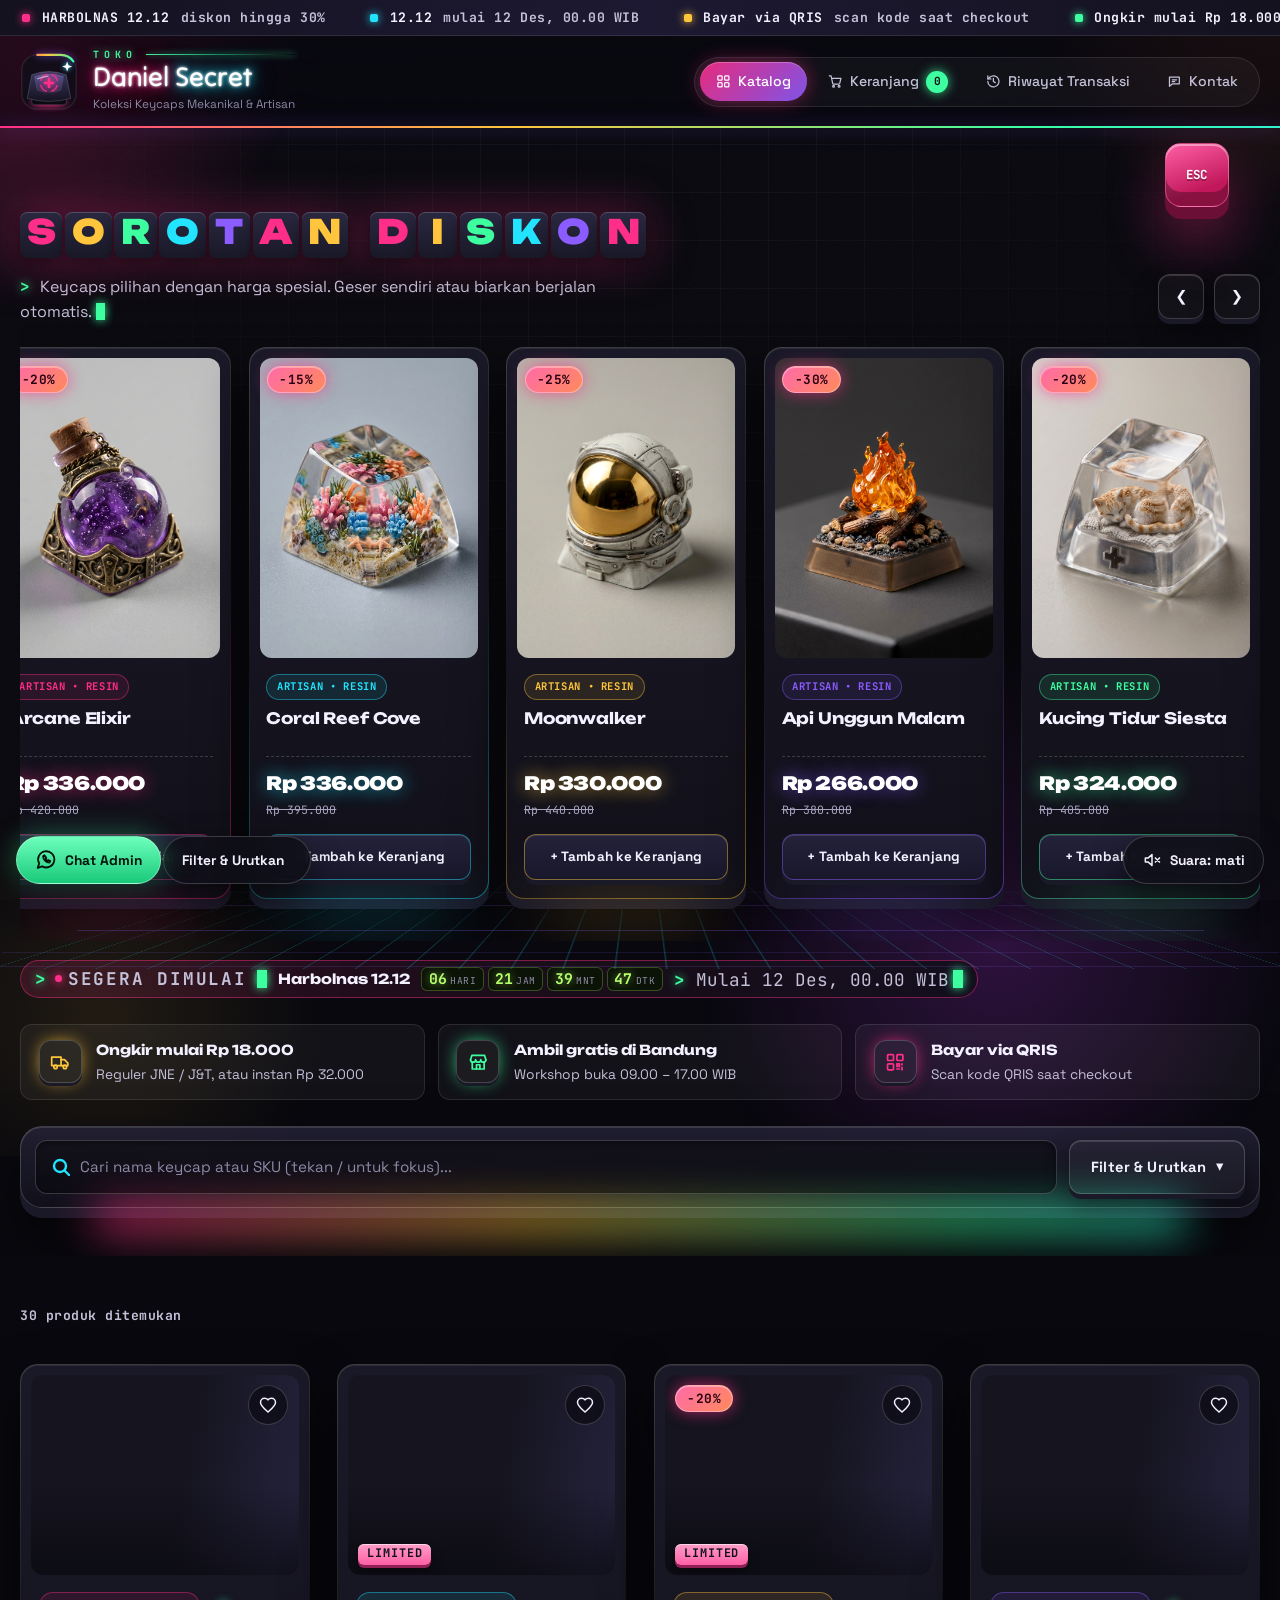
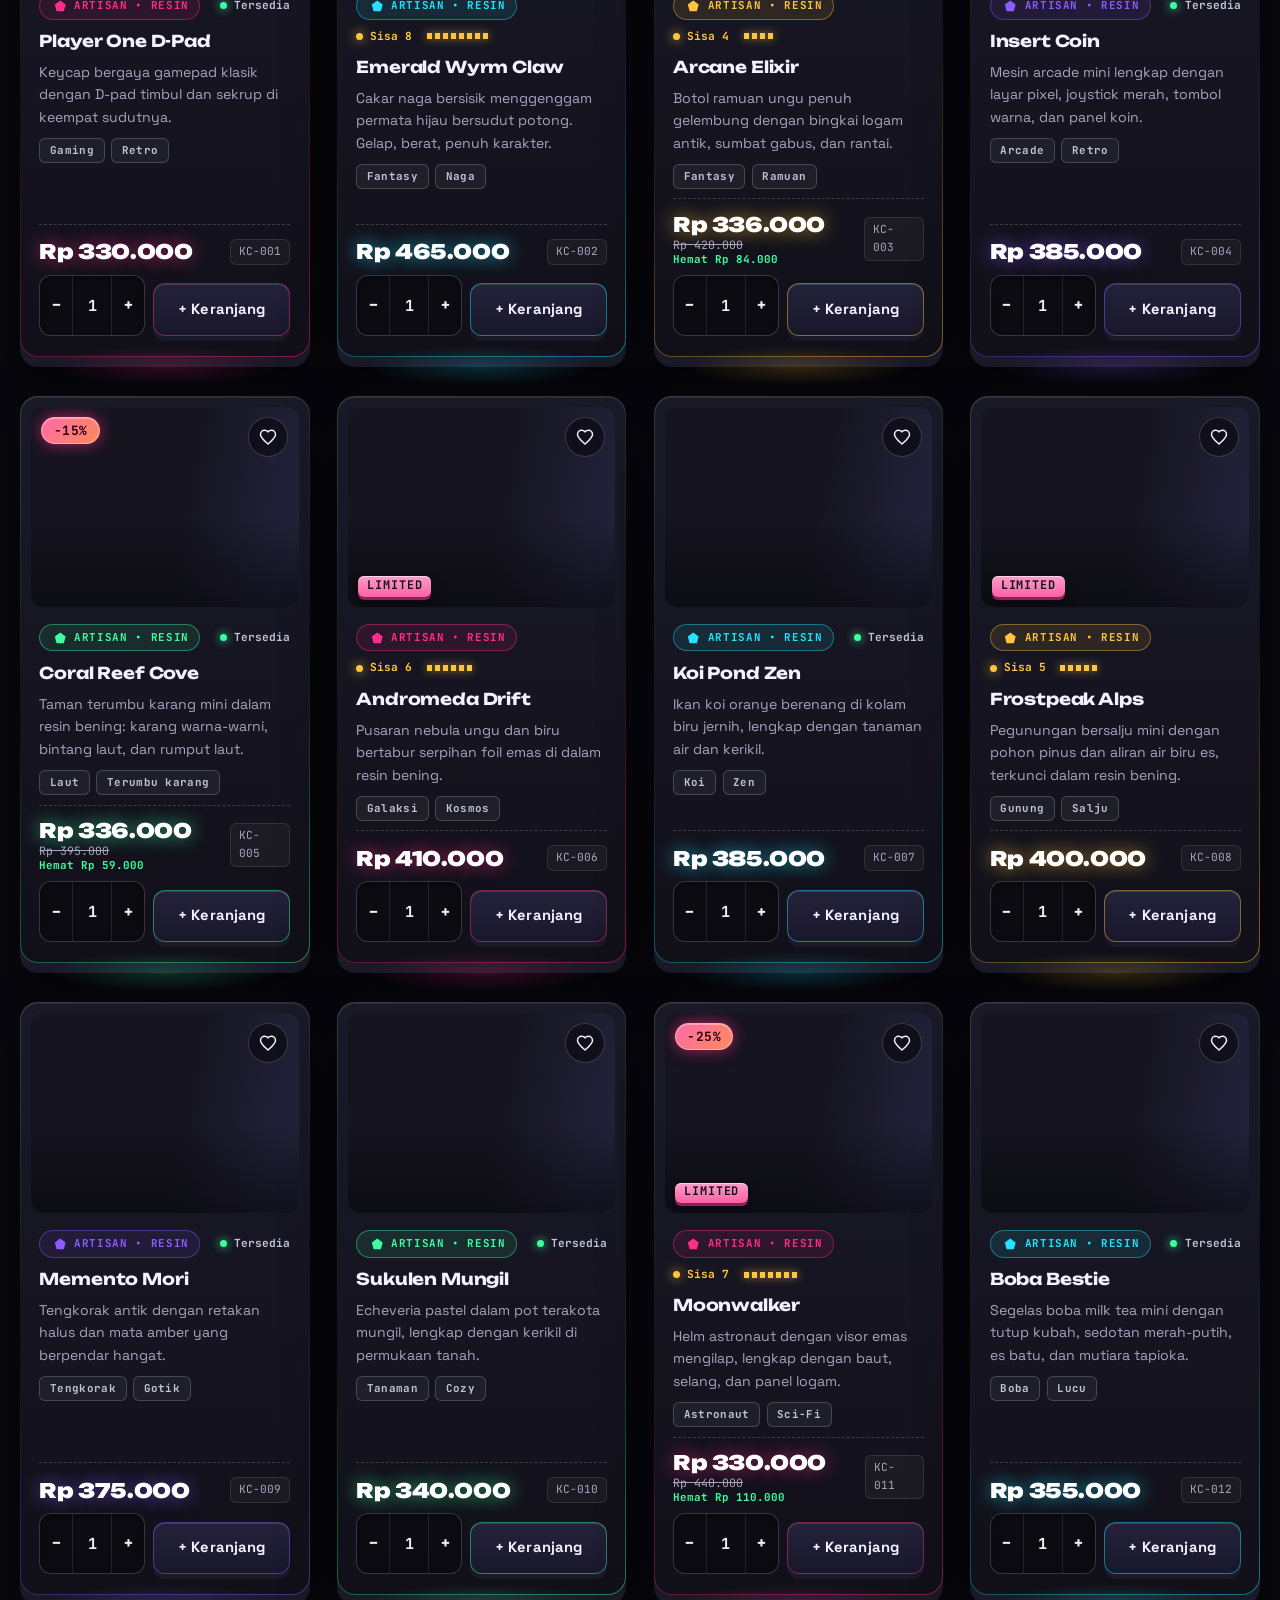
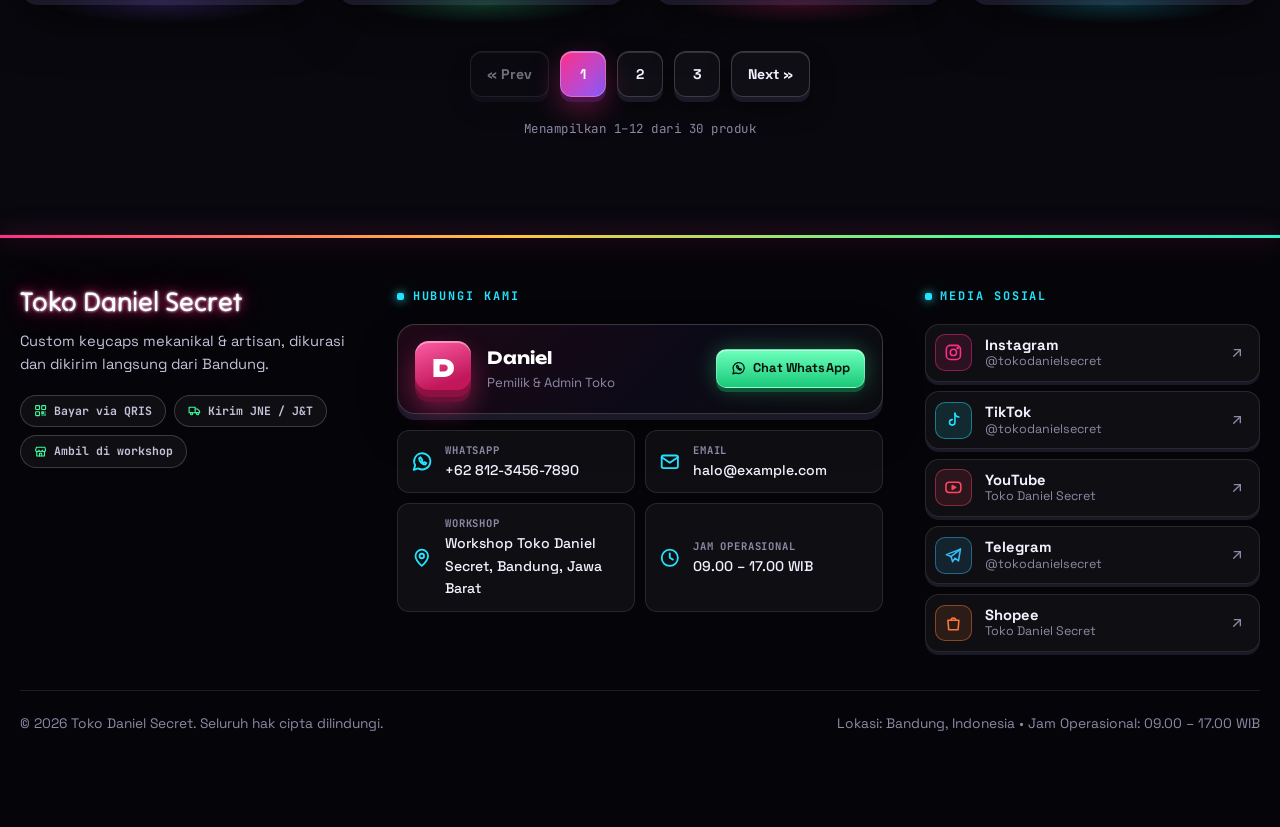
<file: index.html>
<!DOCTYPE html>
<html lang="id">
<head>
  <meta charset="UTF-8" />
  <meta name="viewport" content="width=device-width, initial-scale=1.0" />
  <title>Katalog — Toko Daniel Secret</title>
  <meta name="description" content="Katalog custom keycaps mekanikal & artisan: Cherry, OEM, SA, XDA dalam PBT, ABS, dan resin. Banyak pilihan diskon, bayar via QRIS, kirim atau ambil di workshop Bandung." />
  <meta name="theme-color" content="#08080e" />

  <!-- Pratinjau saat link dibagikan (WhatsApp, Telegram, dll.) -->
  <meta property="og:type" content="website" />
  <meta property="og:locale" content="id_ID" />
  <meta property="og:site_name" content="Toko Daniel Secret" />
  <meta property="og:title" content="Katalog — Toko Daniel Secret" />
  <meta property="og:description" content="Koleksi custom keycaps mekanikal & artisan dengan harga spesial. Bayar via QRIS." />
  <!-- TODO setelah website online: tambahkan gambar pratinjau dengan URL LENGKAP, mis.
       <meta property="og:image" content="https://domain-anda.com/Keycaps/1.jpg" />
       <meta property="og:url" content="https://domain-anda.com/" />
       (URL relatif seperti Keycaps/1.jpg tidak dibaca oleh WhatsApp/Telegram) -->
  <meta name="twitter:card" content="summary_large_image" />

  <!-- Font dimuat paralel lewat <link>, tidak menunggu style.css -->
  <link rel="preconnect" href="https://fonts.googleapis.com" />
  <link rel="preconnect" href="https://fonts.gstatic.com" crossorigin />
  <link rel="stylesheet" href="https://fonts.googleapis.com/css2?family=Unbounded:wght@500;700;900&family=Space+Grotesk:wght@400;500;700&family=JetBrains+Mono:wght@400;700&family=Tilt+Neon&display=swap" />
  <link rel="stylesheet" href="style.css" />
  <!-- Tema musiman (warna aurora): kecil & sinkron agar tidak berkedip -->
  <script src="season.js"></script>
</head>
<body>

  <div class="promo-ticker" id="promo-ticker" role="region" aria-label="Info promo toko">
    <div class="promo-viewport"><div class="promo-track" id="promo-track"></div></div>
  </div>

  <div id="site-topbar"></div>
  <div class="scroll-progress" id="scroll-progress" aria-hidden="true"></div>

  <main>
    <h1 class="sr-only">Katalog Custom Keycaps</h1>

    <section class="intro">
      <div class="container">
        <div class="spotlight" id="spotlight" hidden>
          <div class="spotlight-head">
            <div>
              <h2 class="spotlight-title" data-keycaps>Sorotan Diskon</h2>
              <p class="spotlight-sub">Keycaps pilihan dengan harga spesial. Geser sendiri atau biarkan berjalan otomatis.</p>
            </div>
            <div class="spotlight-controls">
              <button type="button" class="btn btn-outline" id="spot-prev" aria-label="Geser ke kiri">&#10094;</button>
              <button type="button" class="btn btn-outline" id="spot-next" aria-label="Geser ke kanan">&#10095;</button>
            </div>
          </div>
          <div class="spotlight-track" id="spotlight-track" tabindex="0" role="region" aria-label="Daftar produk diskon"></div>
        </div>

        <ul class="info-strip" aria-label="Info pengiriman dan pembayaran">
          <li><i data-icon="truck"></i><strong>Ongkir mulai Rp 18.000</strong><span>Reguler JNE / J&amp;T, atau instan Rp 32.000</span></li>
          <li><i data-icon="store"></i><strong>Ambil gratis di Bandung</strong><span>Workshop buka 09.00 &ndash; 17.00 WIB</span></li>
          <li><i data-icon="qr"></i><strong>Bayar via QRIS</strong><span>Scan kode QRIS saat checkout</span></li>
        </ul>

        <div class="filter-bar collapsed" id="filter-bar" role="search">
          <input type="search" id="search-input" class="form-control filter-search" placeholder="Cari nama keycap atau SKU (tekan / untuk fokus)..." aria-label="Cari keycap" aria-keyshortcuts="/" />
          <button type="button" class="btn btn-outline filter-toggle" id="filter-toggle" aria-expanded="false" aria-controls="filter-extra">
            <span>Filter &amp; Urutkan <span class="filter-count" id="filter-count"></span></span>
            <span aria-hidden="true">&#9662;</span>
          </button>
          <div class="filter-extra" id="filter-extra">
            <select id="profile-filter" class="form-control filter-select" aria-label="Filter Profil">
              <option value="ALL">Semua Profil</option>
            </select>
            <select id="material-filter" class="form-control filter-select" aria-label="Filter Material">
              <option value="ALL">Semua Material</option>
            </select>
            <select id="sort-select" class="form-control filter-select" aria-label="Urutkan">
              <option value="default">Urutan Default (SKU)</option>
              <option value="price-asc">Harga: Terendah ke Tertinggi</option>
              <option value="price-desc">Harga: Tertinggi ke Terendah</option>
              <option value="discount-desc">Diskon Terbesar</option>
            </select>
            <div class="chip-row" role="group" aria-label="Filter cepat">
              <button type="button" class="chip" data-chip="sale" aria-pressed="false">Sedang Diskon</button>
              <button type="button" class="chip" data-chip="limited" aria-pressed="false">Stok Terbatas</button>
              <button type="button" class="chip" data-chip="fav" aria-pressed="false">Favorit <span class="chip-count" id="fav-count">0</span></button>
              <span class="chip-sep" aria-hidden="true"></span>
              <button type="button" class="chip" data-price="lt300" aria-pressed="false">&lt; Rp 300 rb</button>
              <button type="button" class="chip" data-price="mid" aria-pressed="false">Rp 300&ndash;400 rb</button>
              <button type="button" class="chip" data-price="gt400" aria-pressed="false">&gt; Rp 400 rb</button>
            </div>
          </div>
        </div>
      </div>
    </section>

    <section class="catalog-section" id="catalog-section">
      <div class="container">
        <div class="result-bar">
          <p id="result-count" class="result-count" role="status" aria-live="polite"></p>
          <button type="button" class="btn btn-outline btn-sm" id="btn-reset-all" hidden>Reset Filter</button>
        </div>
        <div id="catalog-grid" class="catalog-grid"></div>
        <nav id="pagination" class="pagination" aria-label="Navigasi halaman katalog"></nav>
        <p id="pagination-info" class="pagination-info"></p>
      </div>
    </section>
  </main>

  <div id="site-footer"></div>

  <!-- Detail produk (quick view) -->
  <dialog id="quick-view" class="qv" aria-labelledby="qv-title">
    <div class="qv-inner" id="qv-body"></div>
  </dialog>

  <!-- Tombol mengambang -->
  <button type="button" id="fab-filter" class="fab fab-filter" hidden>Filter &amp; Urutkan <span class="filter-count" id="fab-filter-count"></span></button>
  <div class="fab-stack">
    <button type="button" id="fab-top" class="fab fab-top" hidden aria-label="Kembali ke atas">&#8593;</button>
    <a id="fab-cart" class="fab fab-cart" href="cart.html" hidden></a>
  </div>

  <script src="app.js"></script>
  <script src="fx.js" defer></script>
  <script src="extras.js" defer></script>
  <script>
    (function () {
      const store = window.TCKStore;
      store.renderTopbar("katalog");
      store.renderFooter();

      const esc = store.escapeHtml;

      const grid = document.getElementById("catalog-grid");
      const searchInput = document.getElementById("search-input");
      const profileFilter = document.getElementById("profile-filter");
      const materialFilter = document.getElementById("material-filter");
      const sortSelect = document.getElementById("sort-select");
      const chips = Array.prototype.slice.call(document.querySelectorAll(".chip"));
      const pagination = document.getElementById("pagination");
      const paginationInfo = document.getElementById("pagination-info");
      const resultCount = document.getElementById("result-count");
      const resetAllBtn = document.getElementById("btn-reset-all");
      const filterBar = document.getElementById("filter-bar");
      const filterToggle = document.getElementById("filter-toggle");
      const filterCountEl = document.getElementById("filter-count");
      const fabFilter = document.getElementById("fab-filter");
      const fabFilterCount = document.getElementById("fab-filter-count");
      const fabTop = document.getElementById("fab-top");
      const fabCart = document.getElementById("fab-cart");
      const qv = document.getElementById("quick-view");
      const qvBody = document.getElementById("qv-body");

      const PAGE_SIZE = 12;
      const SORTS = ["default", "price-asc", "price-desc", "discount-desc"];
      // rentang harga memakai harga akhir (setelah diskon)
      const PRICE_RANGES = {
        lt300: [0, 299999],
        mid: [300000, 400000],
        gt400: [400001, Infinity]
      };
      // di layar kecil memakai "Muat lebih banyak", di layar lebar memakai nomor halaman
      const mq = window.matchMedia("(max-width: 620px)");

      // placeholder jika file foto tidak ditemukan
      const FALLBACK_IMG = "data:image/svg+xml;utf8," + encodeURIComponent(
        '<svg xmlns="http://www.w3.org/2000/svg" viewBox="0 0 400 300">' +
        '<rect width="400" height="300" fill="#15141f"/>' +
        '<rect x="150" y="80" width="100" height="100" rx="18" fill="#24223a" stroke="#8d89a6" stroke-width="3"/>' +
        '<text x="200" y="140" text-anchor="middle" font-family="monospace" font-size="20" fill="#c4c1d9">KEY</text>' +
        '<text x="200" y="230" text-anchor="middle" font-family="sans-serif" font-size="16" fill="#a8a4c0">Foto belum tersedia</text>' +
        "</svg>"
      );

      function bySku(sku) {
        return store.products.find(function (p) { return p.sku === sku; });
      }

      // ===== Profil & material dipecah dari field "Profil • Material" =====
      function parts(item) {
        const p = String(item.profile).split("•").map(function (s) { return s.trim(); });
        return { profile: p[0] || "", material: p[1] || "" };
      }

      function uniq(list) {
        return list.filter(function (v, i) { return v && list.indexOf(v) === i; });
      }

      const profiles = uniq(store.products.map(function (p) { return parts(p).profile; }));
      const materials = uniq(store.products.map(function (p) { return parts(p).material; }));

      function optionsHtml(values) {
        return values.map(function (v) {
          return '<option value="' + esc(v) + '">' + esc(v) + "</option>";
        }).join("");
      }
      profileFilter.insertAdjacentHTML("beforeend", optionsHtml(profiles));
      materialFilter.insertAdjacentHTML("beforeend", optionsHtml(materials));

      function stockText(item) {
        return item.limited ? "Sisa " + item.stockQty : "Tersedia";
      }

      // ===== State filter (disimpan di URL) =====
      function defaultState() {
        return {
          q: "", profile: "ALL", material: "ALL", sort: "default",
          sale: false, limited: false, fav: false, price: "", page: 1, produk: ""
        };
      }
      let state = defaultState();

      function readUrl() {
        const p = new URLSearchParams(location.search);
        const s = defaultState();
        s.q = (p.get("q") || "").slice(0, 80);
        const prof = p.get("profil");
        if (prof && profiles.indexOf(prof) !== -1) s.profile = prof;
        const mat = p.get("material");
        if (mat && materials.indexOf(mat) !== -1) s.material = mat;
        const sort = p.get("urut");
        if (sort && SORTS.indexOf(sort) !== -1) s.sort = sort;
        s.sale = p.get("diskon") === "1";
        s.limited = p.get("terbatas") === "1";
        s.fav = p.get("favorit") === "1";
        const price = p.get("harga");
        if (price && PRICE_RANGES[price]) s.price = price;
        const page = parseInt(p.get("hal"), 10);
        s.page = page > 0 ? page : 1;
        const produk = p.get("produk");
        if (produk && bySku(produk)) s.produk = produk;
        state = s;
      }

      // mengembalikan true jika URL berhasil diubah
      function writeUrl(push) {
        const p = new URLSearchParams();
        if (state.q) p.set("q", state.q);
        if (state.profile !== "ALL") p.set("profil", state.profile);
        if (state.material !== "ALL") p.set("material", state.material);
        if (state.sort !== "default") p.set("urut", state.sort);
        if (state.sale) p.set("diskon", "1");
        if (state.limited) p.set("terbatas", "1");
        if (state.fav) p.set("favorit", "1");
        if (state.price) p.set("harga", state.price);
        if (state.page > 1) p.set("hal", String(state.page));
        if (state.produk) p.set("produk", state.produk);
        const qs = p.toString();
        const url = location.pathname + (qs ? "?" + qs : "") + location.hash;
        if (url === location.pathname + location.search + location.hash) return false;
        try {
          history[push ? "pushState" : "replaceState"](null, "", url);
          return true;
        } catch (_) {
          /* mis. dibuka lewat file:// — abaikan, filter tetap jalan tanpa URL */
          return false;
        }
      }

      function filterKey() {
        const copy = Object.assign({}, state);
        copy.produk = "";
        return JSON.stringify(copy);
      }

      function activeFilterCount() {
        return (state.profile !== "ALL" ? 1 : 0) +
          (state.material !== "ALL" ? 1 : 0) +
          (state.sort !== "default" ? 1 : 0) +
          (state.sale ? 1 : 0) +
          (state.limited ? 1 : 0) +
          (state.fav ? 1 : 0) +
          (state.price ? 1 : 0);
      }

      function hasActiveFilters() {
        return !!(state.q || activeFilterCount() > 0);
      }

      function syncControls() {
        searchInput.value = state.q;
        profileFilter.value = state.profile;
        materialFilter.value = state.material;
        sortSelect.value = state.sort;
        chips.forEach(function (chip) {
          let on = false;
          if (chip.hasAttribute("data-chip")) {
            on = !!state[chip.getAttribute("data-chip")];
          } else {
            on = state.price === chip.getAttribute("data-price");
          }
          chip.classList.toggle("active", on);
          chip.setAttribute("aria-pressed", on ? "true" : "false");
        });
        const n = activeFilterCount();
        const label = n > 0 ? "(" + n + ")" : "";
        filterCountEl.textContent = label;
        fabFilterCount.textContent = label;
      }

      // ===== Keranjang =====
      function getQtyInCart(sku) {
        const found = store.getCart().find(function (c) {
          return c.sku === sku;
        });
        return found ? found.qty : 0;
      }

      function addLabel(item, inCart) {
        if (item.stockQty - inCart <= 0) return "Stok penuh";
        return "+ Keranjang" + (inCart > 0 ? " (" + inCart + ")" : "");
      }

      function clampQty(input) {
        const max = parseInt(input.max, 10) || 1;
        let v = parseInt(input.value, 10);
        if (isNaN(v) || v < 1) v = 1;
        if (v > max) v = max;
        input.value = v;
      }

      // Perbarui tombol, stepper, dan info keranjang di mana pun muncul (grid, carousel, modal),
      // tanpa membangun ulang elemen apa pun.
      function updateCartButtons() {
        const cart = store.getCart();
        const qtyMap = {};
        cart.forEach(function (c) { qtyMap[c.sku] = c.qty; });

        document.querySelectorAll(".btn-add-cart").forEach(function (btn) {
          const sku = btn.getAttribute("data-sku");
          const item = bySku(sku);
          if (!item) return;
          const inCart = qtyMap[sku] || 0;
          const remaining = item.stockQty - inCart;
          const full = remaining <= 0;

          btn.disabled = full;
          btn.title = full ? "Jumlah di keranjang sudah mencapai stok (" + item.stockQty + ")" : "";
          btn.textContent = btn.closest(".spot-card")
            ? (full ? "Stok penuh" : "+ Tambah ke Keranjang")
            : addLabel(item, inCart);

          const row = btn.closest("[data-buy]");
          if (row) {
            const input = row.querySelector(".qty-input");
            input.max = Math.max(1, remaining);
            input.disabled = full;
            clampQty(input);
            row.querySelectorAll(".qty-btn").forEach(function (b) { b.disabled = full; });
          }
        });

        const qvInCart = qv.querySelector(".qv-incart");
        if (qvInCart && state.produk) {
          const n = qtyMap[state.produk] || 0;
          qvInCart.textContent = n > 0 ? n + " di keranjang" : "";
        }
      }

      function updateFloatCart() {
        const n = store.getCartCount();
        if (!n) {
          fabCart.hidden = true;
          return;
        }
        const total = store.formatRupiah(store.getCartTotals(0).subtotal);
        fabCart.hidden = false;
        fabCart.innerHTML =
          '<span class="fab-count">' + n + "</span>" +
          '<span class="fab-label">Keranjang &middot; ' + esc(total) + "</span>";
        fabCart.setAttribute("aria-label", "Buka keranjang, " + n + " item, total " + total);
      }

      function refreshCartUi() {
        updateCartButtons();
        updateFloatCart();
      }

      // Pesan: di dalam modal tampil sebagai teks di modal (toast tertutup modal), selain itu toast.
      function notify(message, actions) {
        if (qv.open) {
          const el = qv.querySelector(".qv-msg");
          if (el) el.textContent = message;
        } else {
          store.showToast(message, actions ? { actions: actions } : undefined);
        }
      }

      function handleAddToCart(sku, qty) {
        const item = bySku(sku);
        if (!item) return;
        const want = Math.max(1, parseInt(qty, 10) || 1);
        const prevQty = getQtyInCart(sku);
        const remaining = item.stockQty - prevQty;

        if (remaining <= 0) {
          notify("Stok " + item.name + " sudah penuh di keranjang (maks. " + item.stockQty + ").");
          return;
        }

        const addQty = Math.min(want, remaining);
        store.addToCart(sku, addQty);
        refreshCartUi();

        const msg = item.name + " (" + item.sku + ") ×" + addQty + " ditambahkan ke keranjang" +
          (addQty < want ? ", dibatasi sisa stok" : "");
        notify(msg, [
          { label: "Lihat Keranjang", href: "cart.html" },
          {
            label: "Batalkan",
            onClick: function () {
              store.updateCartQty(sku, prevQty);
              refreshCartUi();
              store.showToast("Dibatalkan: " + item.name);
            }
          }
        ]);
      }

      // ===== Favorit =====
      function updateWishUi() {
        const list = store.getWishlist();
        document.querySelectorAll(".wish-btn").forEach(function (b) {
          const on = list.indexOf(b.getAttribute("data-wish")) !== -1;
          b.classList.toggle("active", on);
          b.setAttribute("aria-pressed", on ? "true" : "false");
          b.setAttribute("aria-label", on ? "Hapus dari favorit" : "Tambah ke favorit");
        });
        const fc = document.getElementById("fav-count");
        if (fc) fc.textContent = String(list.length);
      }

      function handleWish(sku) {
        const item = bySku(sku);
        if (!item) return;
        const on = store.toggleWish(sku);
        updateWishUi();
        if (state.fav && !qv.open) renderCatalog();
        notify((on ? "Ditambahkan ke favorit: " : "Dihapus dari favorit: ") + item.name);
      }

      // ===== Hiasan: ikon profil, label keycap, LED stok =====
      // Atur sendiri SKU mana yang diberi label (kosongkan array untuk menyembunyikan).
      const BADGES = { new: ["KC-028", "KC-029", "KC-030"], best: [] };
      const PROFILE_ICONS = {
        Cherry: "M3 17 L6 9 Q12 6.5 18 9 L21 17 Z",
        OEM: "M3 17 L6 5 H18 L21 17 Z",
        SA: "M4 17 L7 3.5 Q12 1 17 3.5 L20 17 Z",
        XDA: "M2 17 L4 10 H20 L22 17 Z",
        Artisan: "M12 2 L19.5 7.5 L17 17 H7 L4.5 7.5 Z"
      };
      function profileTagHtml(item) {
        const d = PROFILE_ICONS[parts(item).profile];
        const icon = d ? '<svg class="pf-icon" viewBox="0 0 24 18" aria-hidden="true"><path d="' + d + '"/></svg>' : "";
        return '<span class="profile-tag">' + icon + esc(item.profile) + "</span>";
      }
      function labelsHtml(item) {
        const out = [];
        if (BADGES.best.indexOf(item.sku) !== -1) out.push('<span class="cap-label cap-best">Best Seller</span>');
        if (BADGES.new.indexOf(item.sku) !== -1) out.push('<span class="cap-label cap-new">New</span>');
        if (item.limited) out.push('<span class="cap-label cap-limited">Limited</span>');
        return out.length ? '<div class="cap-labels">' + out.join("") + "</div>" : "";
      }
      function ledHtml(item) {
        return item.limited ? '<i class="led" style="--n:' + Math.min(8, Math.max(1, item.stockQty)) + '" aria-hidden="true"></i>' : "";
      }
      const EMPTY_SVG = '<svg class="empty-art" viewBox="0 0 200 100" aria-hidden="true">' +
        '<rect class="es-socket" x="30" y="30" width="44" height="44" rx="9"/>' +
        '<text class="es-q" x="52" y="60" text-anchor="middle">?</text>' +
        '<path class="es-trail" d="M80 84 Q108 98 132 82"/>' +
        '<g class="es-cap"><rect x="132" y="38" width="44" height="40" rx="9"/><rect class="es-top" x="138" y="43" width="32" height="26" rx="6"/></g></svg>';

      // ===== Info detail produk (tema, tag, sorotan, spesifikasi) =====
      function tagsHtml(item) {
        const tags = item.tags || [];
        return tags.length
          ? '<ul class="card-tags" aria-label="Tag produk">' + tags.map(function (t) { return "<li>" + esc(t) + "</li>"; }).join("") + "</ul>"
          : "";
      }
      function highlightsHtml(item) {
        const hl = item.highlights || [];
        return hl.length
          ? '<ul class="qv-highlights">' + hl.map(function (t) { return "<li>" + esc(t) + "</li>"; }).join("") + "</ul>"
          : "";
      }
      function extraSpecsHtml(item) {
        return (item.specs || []).map(function (s) {
          return "<div><dt>" + esc(s[0]) + "</dt><dd>" + esc(s[1]) + "</dd></div>";
        }).join("");
      }

      // ===== Komponen kartu =====
      function wishBtnHtml(sku) {
        return '<button type="button" class="wish-btn" data-wish="' + esc(sku) + '" aria-pressed="false" aria-label="Tambah ke favorit">' +
          '<svg viewBox="0 0 24 24" width="18" height="18" aria-hidden="true"><path d="M12 21.35l-1.45-1.32C5.4 15.36 2 12.28 2 8.5 2 5.42 4.42 3 7.5 3c1.74 0 3.41.81 4.5 2.09C13.09 3.81 14.76 3 16.5 3 19.58 3 22 5.42 22 8.5c0 3.78-3.4 6.86-8.55 11.54L12 21.35z"/></svg>' +
          "</button>";
      }

      function buyRowHtml(item, inCart) {
        const remaining = item.stockQty - inCart;
        return (
          '<div class="buy-row" data-buy>' +
          '  <div class="qty-control">' +
          '    <button type="button" class="qty-btn" data-qty-dir="-1" aria-label="Kurangi jumlah">&minus;</button>' +
          '    <input class="qty-input" type="number" inputmode="numeric" min="1" max="' + Math.max(1, remaining) + '" value="1" aria-label="Jumlah ' + esc(item.name) + '" />' +
          '    <button type="button" class="qty-btn" data-qty-dir="1" aria-label="Tambah jumlah">+</button>' +
          "  </div>" +
          '  <button type="button" class="btn btn-primary btn-add-cart" data-sku="' + esc(item.sku) + '">' + addLabel(item, inCart) + "</button>" +
          "</div>"
        );
      }

      function priceHtml(item) {
        const saving = item.originalPriceNum - item.priceNum;
        return (
          '<span class="price-wrap"><span class="price">' + esc(item.price) + "</span>" +
          (item.discountPercent > 0
            ? '<span class="price-old-row"><s class="price-old">' + esc(item.originalPrice) + "</s>" +
              '<span class="price-save">Hemat ' + esc(store.formatRupiah(saving)) + "</span></span>"
            : "") +
          "</span>"
        );
      }

      function cardHtml(item) {
        const inCart = getQtyInCart(item.sku);
        return (
          '<article class="card">' +
          '  <div class="card-visual is-loading" data-open="' + esc(item.sku) + '">' +
          '    <span class="skel" aria-hidden="true"></span>' +
          '    <img src="' + esc(item.img) + '" alt="' + esc(item.name) + '" width="400" height="300" loading="lazy" />' +
          (item.discountPercent > 0 ? '    <span class="discount-badge">-' + item.discountPercent + "%</span>" : "") +
          wishBtnHtml(item.sku) + labelsHtml(item) +
          "  </div>" +
          '  <div class="card-body">' +
          '    <div class="card-meta">' +
          '      ' + profileTagHtml(item) + "" +
          '      <span class="stock-status ' + (item.limited ? "limited" : "") + '">' + esc(stockText(item)) + ledHtml(item) + "</span>" +
          "    </div>" +
          '    <h2 class="card-title"><button type="button" class="card-title-btn" data-open="' + esc(item.sku) + '" aria-haspopup="dialog">' + esc(item.name) + "</button></h2>" +
          '    <p class="card-desc">' + esc(item.desc) + "</p>" +
          tagsHtml(item) +
          '    <div class="card-footer">' +
          "      " + priceHtml(item) +
          '      <span class="sku">' + esc(item.sku) + "</span>" +
          "    </div>" +
          "    " + buyRowHtml(item, inCart) +
          "  </div>" +
          '<span class="spec" aria-hidden="true"></span>' +
          "</article>"
        );
      }

      // ===== Render katalog =====
      function getFiltered() {
        const keyword = state.q.trim().toLowerCase();
        const range = state.price ? PRICE_RANGES[state.price] : null;
        const wished = state.fav ? store.getWishlist() : null;

        let list = store.products.filter(function (item) {
          const pm = parts(item);
          const matchKeyword =
            !keyword ||
            item.name.toLowerCase().includes(keyword) ||
            item.sku.toLowerCase().includes(keyword) ||
            item.desc.toLowerCase().includes(keyword) ||
            item.profile.toLowerCase().includes(keyword) ||
            String(item.theme || "").toLowerCase().includes(keyword) ||
            (item.tags || []).join(" ").toLowerCase().includes(keyword) ||
            String(item.story || "").toLowerCase().includes(keyword);
          const matchProfile = state.profile === "ALL" || pm.profile === state.profile;
          const matchMaterial = state.material === "ALL" || pm.material === state.material;
          const matchSale = !state.sale || item.discountPercent > 0;
          const matchLimited = !state.limited || item.limited;
          const matchFav = !wished || wished.indexOf(item.sku) !== -1;
          const matchPrice = !range || (item.priceNum >= range[0] && item.priceNum <= range[1]);
          return matchKeyword && matchProfile && matchMaterial && matchSale && matchLimited && matchFav && matchPrice;
        });

        if (state.sort === "price-asc") {
          list = list.slice().sort(function (a, b) { return a.priceNum - b.priceNum; });
        } else if (state.sort === "price-desc") {
          list = list.slice().sort(function (a, b) { return b.priceNum - a.priceNum; });
        } else if (state.sort === "discount-desc") {
          list = list.slice().sort(function (a, b) {
            return (b.discountPercent - a.discountPercent) || (a.priceNum - b.priceNum);
          });
        }
        return list;
      }

      let hasRendered = false;

      // Dipanggil setelah kartu masuk ke DOM
      function postRenderGrid() {
        grid.querySelectorAll(".card-visual.is-loading img").forEach(function (img) {
          if (img.complete && img.naturalWidth > 0) img.parentNode.classList.remove("is-loading");
        });
        updateCartButtons();
        updateWishUi();
      }

      function renderCatalog() {
        const filtered = getFiltered();

        // animasi masuk kartu hanya pada muat pertama, bukan setiap filter/ketikan
        grid.classList.toggle("no-anim", hasRendered);
        hasRendered = true;

        resultCount.textContent = filtered.length === 0
          ? "Tidak ada produk yang cocok"
          : filtered.length + " produk ditemukan";
        resetAllBtn.hidden = !hasActiveFilters();

        const totalPages = Math.max(1, Math.ceil(filtered.length / PAGE_SIZE));
        if (state.page > totalPages) state.page = totalPages;
        if (state.page < 1) state.page = 1;

        if (filtered.length === 0) {
          pagination.innerHTML = "";
          paginationInfo.textContent = "";
          grid.innerHTML =
            '<div class="panel empty-state" style="grid-column: 1 / -1;">' +
            EMPTY_SVG + "  <h3>Keycap tidak ditemukan</h3>" +
            "  <p>" + (state.fav ? "Belum ada favorit yang cocok dengan filter ini." : "Coba ubah kata kunci pencarian atau reset filter keycap.") + "</p>" +
            '  <button type="button" class="btn btn-outline" id="btn-reset-filter">Reset Filter</button>' +
            "</div>";
          return;
        }

        let startIdx = (state.page - 1) * PAGE_SIZE;
        let pageItems;
        if (mq.matches) {
          // layar kecil: semua halaman yang sudah dimuat ditampilkan berurutan
          startIdx = 0;
          pageItems = filtered.slice(0, state.page * PAGE_SIZE);
        } else {
          pageItems = filtered.slice(startIdx, startIdx + PAGE_SIZE);
        }

        grid.innerHTML = pageItems.map(cardHtml).join("");
        postRenderGrid();

        if (mq.matches) {
          renderLoadMore(totalPages, pageItems.length, filtered.length);
        } else {
          renderPagination(totalPages, startIdx, pageItems.length, filtered.length);
        }
      }

      function renderLoadMore(totalPages, shown, total) {
        paginationInfo.textContent = "Menampilkan 1–" + shown + " dari " + total + " produk";
        if (state.page >= totalPages) {
          pagination.innerHTML = "";
          return;
        }
        pagination.innerHTML =
          '<button type="button" class="btn btn-outline btn-load-more" id="btn-load-more">Muat Lebih Banyak (' + (total - shown) + " lagi)</button>";
      }

      function loadMore() {
        const filtered = getFiltered();
        const totalPages = Math.max(1, Math.ceil(filtered.length / PAGE_SIZE));
        if (state.page >= totalPages) return;
        const from = state.page * PAGE_SIZE;
        state.page += 1;
        const items = filtered.slice(from, state.page * PAGE_SIZE);
        grid.insertAdjacentHTML("beforeend", items.map(cardHtml).join(""));
        postRenderGrid();
        renderLoadMore(totalPages, Math.min(state.page * PAGE_SIZE, filtered.length), filtered.length);
        writeUrl(false);
        // fokus ke kartu baru pertama, agar pengguna keyboard/pembaca layar tidak kehilangan posisi
        const first = grid.children[from];
        if (first) {
          first.setAttribute("tabindex", "-1");
          first.focus();
        }
      }

      function renderPagination(totalPages, startIdx, shown, total) {
        paginationInfo.textContent =
          "Menampilkan " + (startIdx + 1) + "–" + (startIdx + shown) + " dari " + total + " produk";

        if (totalPages <= 1) {
          pagination.innerHTML = "";
          return;
        }

        const pages = [];
        for (let i = 1; i <= totalPages; i++) {
          if (i === 1 || i === totalPages || Math.abs(i - state.page) <= 1) {
            pages.push(i);
          } else if (pages[pages.length - 1] !== "...") {
            pages.push("...");
          }
        }

        let html =
          '<button type="button" class="btn btn-outline" data-page="' + (state.page - 1) + '"' +
          (state.page === 1 ? " disabled" : "") + ' aria-label="Halaman sebelumnya">&laquo; Prev</button>';

        pages.forEach(function (p) {
          if (p === "...") {
            html += '<span class="page-dots">…</span>';
          } else {
            html +=
              '<button type="button" class="btn ' + (p === state.page ? "btn-primary" : "btn-outline") + '"' +
              ' data-page="' + p + '"' + (p === state.page ? ' aria-current="page"' : "") + ">" + p + "</button>";
          }
        });

        html +=
          '<button type="button" class="btn btn-outline" data-page="' + (state.page + 1) + '"' +
          (state.page === totalPages ? " disabled" : "") + ' aria-label="Halaman berikutnya">Next &raquo;</button>';

        pagination.innerHTML = html;
      }

      // Render + sinkron ke URL. push=true dipakai saat ganti halaman agar tombol Back berfungsi.
      function update(push) {
        syncControls();
        renderCatalog();
        writeUrl(!!push);
      }

      function resetAll() {
        state = defaultState();
        update(false);
      }

      // ===== Event: filter =====
      let searchTimer = null;
      searchInput.addEventListener("input", function () {
        clearTimeout(searchTimer);
        searchTimer = setTimeout(function () {
          state.q = searchInput.value;
          state.page = 1;
          update(false);
        }, 200);
      });

      profileFilter.addEventListener("change", function () {
        state.profile = profileFilter.value;
        state.page = 1;
        update(false);
      });
      materialFilter.addEventListener("change", function () {
        state.material = materialFilter.value;
        state.page = 1;
        update(false);
      });
      sortSelect.addEventListener("change", function () {
        state.sort = sortSelect.value;
        state.page = 1;
        update(false);
      });

      chips.forEach(function (chip) {
        chip.addEventListener("click", function () {
          if (chip.hasAttribute("data-chip")) {
            const key = chip.getAttribute("data-chip");
            state[key] = !state[key];
          } else {
            const val = chip.getAttribute("data-price");
            state.price = state.price === val ? "" : val;
          }
          state.page = 1;
          update(false);
        });
      });

      resetAllBtn.addEventListener("click", resetAll);

      // Filter bar bisa dilipat di HP
      function syncFilterToggle() {
        filterToggle.setAttribute("aria-expanded", filterBar.classList.contains("collapsed") ? "false" : "true");
      }
      filterToggle.addEventListener("click", function () {
        filterBar.classList.toggle("collapsed");
        syncFilterToggle();
      });

      // Pintasan "/" untuk fokus ke pencarian
      document.addEventListener("keydown", function (e) {
        if (e.key !== "/" || e.ctrlKey || e.metaKey || e.altKey) return;
        const t = e.target;
        const tag = t && t.tagName;
        if (tag === "INPUT" || tag === "TEXTAREA" || tag === "SELECT" || (t && t.isContentEditable)) return;
        if (qv.open) return;
        e.preventDefault();
        searchInput.focus();
        searchInput.select();
      });

      pagination.addEventListener("click", function (e) {
        if (e.target.closest("#btn-load-more")) {
          loadMore();
          return;
        }
        const btn = e.target.closest("button[data-page]");
        if (!btn || btn.disabled) return;
        state.page = parseInt(btn.getAttribute("data-page"), 10);
        update(true);
        // tombol halaman dirender ulang, kembalikan fokus ke halaman aktif
        const cur = pagination.querySelector('[aria-current="page"]');
        if (cur) cur.focus({ preventScroll: true });
        const top = document.getElementById("catalog-section");
        if (top) top.scrollIntoView({ behavior: "smooth", block: "start" });
      });

      // Pindah antara mode nomor halaman dan "Muat lebih banyak"
      function onBreakpointChange() {
        renderCatalog();
        writeUrl(false);
      }
      if (mq.addEventListener) mq.addEventListener("change", onBreakpointChange);
      else if (mq.addListener) mq.addListener(onBreakpointChange);

      // ===== Aksi klik terpusat (kartu, carousel, modal) =====
      document.addEventListener("click", function (e) {
        const t = e.target;

        const qtyBtn = t.closest(".qty-btn");
        if (qtyBtn) {
          const input = qtyBtn.parentNode.querySelector(".qty-input");
          if (input && !input.disabled) {
            input.value = (parseInt(input.value, 10) || 1) + parseInt(qtyBtn.getAttribute("data-qty-dir"), 10);
            clampQty(input);
          }
          return;
        }

        const wish = t.closest("[data-wish]");
        if (wish) {
          e.preventDefault();
          handleWish(wish.getAttribute("data-wish"));
          return;
        }

        const add = t.closest(".btn-add-cart");
        if (add) {
          const row = add.closest("[data-buy]");
          let qty = 1;
          let input = null;
          if (row) {
            input = row.querySelector(".qty-input");
            clampQty(input);
            qty = parseInt(input.value, 10) || 1;
          }
          handleAddToCart(add.getAttribute("data-sku"), qty);
          if (input) input.value = 1;
          return;
        }

        if (t.closest("[data-qv-close]")) {
          closeQuickView();
          return;
        }

        if (t.id === "btn-reset-filter") {
          resetAll();
          // tombol yang diklik sudah hilang, pindahkan fokus ke daftar produk
          grid.setAttribute("tabindex", "-1");
          grid.focus({ preventScroll: true });
          return;
        }

        const opener = t.closest("[data-open]");
        if (opener) {
          openQuickView(opener.getAttribute("data-open"), "push");
          return;
        }

        // klik foto / nama di carousel diskon
        const sc = t.closest(".spot-card");
        if (sc && (t.closest("img") || t.closest(".spot-name"))) {
          openQuickView(sc.getAttribute("data-sku"), "push");
        }
      });

      document.addEventListener("change", function (e) {
        if (e.target.classList && e.target.classList.contains("qty-input")) clampQty(e.target);
      });

      // ===== Foto: placeholder saat gagal dimuat & shimmer saat memuat =====
      document.addEventListener("error", function (e) {
        const img = e.target;
        if (!img || img.tagName !== "IMG" || img.getAttribute("data-fallback")) return;
        img.setAttribute("data-fallback", "1");
        img.src = FALLBACK_IMG;
      }, true);

      document.addEventListener("load", function (e) {
        const img = e.target;
        if (!img || img.tagName !== "IMG") return;
        const box = img.parentNode;
        if (box && box.classList) box.classList.remove("is-loading");
      }, true);

      // ===== Detail produk (quick view) =====
      // true = foto kartu katalog "terbang" membesar jadi foto dialog. Dimatikan agar dialog
      // dari katalog tampil sama persis dengan dialog dari Sorotan Diskon.
      const HERO_MORPH = false;
      let qvPushed = false;
      let qvOpener = null;
      let qvSku = "";

      function qvHtml(item) {
        const pm = parts(item);
        return (
          '<button type="button" class="qv-close" data-qv-close aria-label="Tutup detail produk">&#10005;</button>' +
          '<div class="qv-media is-loading">' +
          '  <span class="skel" aria-hidden="true"></span>' +
          '  <img src="' + esc(item.img) + '" alt="' + esc(item.name) + '" width="800" height="600" />' +
          (item.discountPercent > 0 ? '  <span class="discount-badge">-' + item.discountPercent + "%</span>" : "") +
          wishBtnHtml(item.sku) + labelsHtml(item) +
          "</div>" +
          '<div class="qv-info">' +
          '  <div class="card-meta">' +
          '    ' + profileTagHtml(item) + "" +
          '    <span class="stock-status ' + (item.limited ? "limited" : "") + '">' + esc(stockText(item)) + ledHtml(item) + "</span>" +
          "  </div>" +
          '  <h2 class="qv-title" id="qv-title">' + esc(item.name) + "</h2>" +
          '  <div class="qv-price">' + priceHtml(item) + "</div>" +
          '  <p class="qv-desc">' + esc(item.story || item.desc) + "</p>" +
          highlightsHtml(item) +
          '  <dl class="qv-specs">' +
          "    <div><dt>Profil</dt><dd>" + esc(pm.profile) + "</dd></div>" +
          "    <div><dt>Material</dt><dd>" + esc(pm.material) + "</dd></div>" +
          "    <div><dt>SKU</dt><dd>" + esc(item.sku) + "</dd></div>" +
          "    <div><dt>Stok</dt><dd>" + item.stockQty + " unit</dd></div>" +
          extraSpecsHtml(item) +
          "  </dl>" +
          "  " + buyRowHtml(item, getQtyInCart(item.sku)) +
          '  <p class="qv-incart"></p>' +
          '  <div class="qv-links"><a class="btn btn-outline btn-sm" href="cart.html">Lihat Keranjang</a></div>' +
          '  <p class="qv-msg" role="status" aria-live="polite"></p>' +
          "</div>"
        );
      }

      // mode: "push" (klik pengguna, tambah riwayat), "pushed" (dari Back/Forward), "none" (dari URL saat dimuat)
      function openQuickView(sku, mode) {
        const item = bySku(sku);
        if (!item || typeof qv.showModal !== "function") return;
        // foto kartu "terbang" menjadi foto dialog (hanya klik langsung & browser yang mendukung)
        const srcImg = (HERO_MORPH && !qv.open && mode === "push" && document.startViewTransition &&
          !window.matchMedia("(prefers-reduced-motion: reduce)").matches)
          ? grid.querySelector('.card-visual[data-open="' + sku + '"] img') : null;
        const apply = function () {
          qvBody.innerHTML = qvHtml(item);
          qvSku = sku;
          state.produk = sku;
          if (!qv.open) {
            qvOpener = document.activeElement;
            qv.showModal();
          }
          if (srcImg) {
            srcImg.style.viewTransitionName = "";
            const dst = qvBody.querySelector(".qv-media img");
            if (dst) dst.style.viewTransitionName = "qv-hero";
          }
          updateCartButtons();
          updateWishUi();
          if (mode === "push") qvPushed = writeUrl(true);
          else qvPushed = mode === "pushed";
        };
        if (srcImg) {
          srcImg.style.viewTransitionName = "qv-hero";
          const clear = function () {
            const dst = qvBody.querySelector(".qv-media img");
            if (dst) dst.style.viewTransitionName = "";
            srcImg.style.viewTransitionName = "";
          };
          document.startViewTransition(apply).finished.then(clear, clear);
        } else {
          apply();
        }
      }

      function closeQuickView() {
        if (qv.open) qv.close();
      }

      qv.addEventListener("close", function () {
        qvBody.innerHTML = "";
        qvSku = "";
        if (qvOpener && document.contains(qvOpener) && qvOpener.focus) {
          try { qvOpener.focus({ preventScroll: true }); } catch (_) {}
        }
        qvOpener = null;
        if (!state.produk) return; // ditutup lewat tombol Back, URL sudah benar
        state.produk = "";
        if (qvPushed) {
          qvPushed = false;
          history.back();
        } else {
          writeUrl(false);
        }
        if (state.fav) renderCatalog(); // favorit mungkin berubah saat modal terbuka
      });

      // klik di luar kartu modal (backdrop)
      qv.addEventListener("click", function (e) {
        if (e.target === qv) closeQuickView();
      });

      // Tombol Back/Forward browser
      window.addEventListener("popstate", function () {
        const before = filterKey();
        readUrl();
        if (filterKey() !== before) {
          syncControls();
          renderCatalog();
        }
        if (state.produk) {
          if (!qv.open || qvSku !== state.produk) openQuickView(state.produk, "pushed");
        } else if (qv.open) {
          qv.close();
        }
      });

      // ===== Tombol mengambang =====
      let scrollTick = false;
      window.addEventListener("scroll", function () {
        if (scrollTick) return;
        scrollTick = true;
        requestAnimationFrame(function () {
          scrollTick = false;
          fabTop.hidden = window.scrollY < window.innerHeight * 1.5;
        });
      }, { passive: true });

      fabTop.addEventListener("click", function () {
        window.scrollTo({ top: 0, behavior: "smooth" });
      });

      fabFilter.addEventListener("click", function () {
        filterBar.classList.remove("collapsed");
        syncFilterToggle();
        filterBar.scrollIntoView({ behavior: "smooth", block: "start" });
        searchInput.focus({ preventScroll: true });
      });

      // tombol "Filter & Urutkan" mengambang muncul setelah filter bar tergulir lewat
      if ("IntersectionObserver" in window) {
        new IntersectionObserver(function (entries) {
          const out = !entries[0].isIntersecting && filterBar.getBoundingClientRect().top < 0;
          fabFilter.hidden = !out;
        }).observe(filterBar);
      }

      // ===== Data terstruktur untuk mesin pencari =====
      function absUrl(rel) {
        try { return new URL(rel, location.href).href; } catch (_) { return rel; }
      }

      function injectJsonLd() {
        const web = /^https?:$/.test(location.protocol);
        const base = web ? location.origin + location.pathname : "";
        const data = {
          "@context": "https://schema.org",
          "@type": "ItemList",
          name: "Katalog Custom Keycaps",
          itemListElement: store.products.map(function (p, i) {
            return {
              "@type": "ListItem",
              position: i + 1,
              item: {
                "@type": "Product",
                sku: p.sku,
                name: p.name,
                description: p.desc,
                image: absUrl(p.img),
                brand: { "@type": "Brand", name: "Toko Daniel Secret" },
                offers: {
                  "@type": "Offer",
                  priceCurrency: "IDR",
                  price: String(p.priceNum),
                  availability: p.stockQty > 0 ? "https://schema.org/InStock" : "https://schema.org/OutOfStock",
                  url: web ? base + "?produk=" + p.sku : undefined
                }
              }
            };
          })
        };
        const s = document.createElement("script");
        s.type = "application/ld+json";
        s.textContent = JSON.stringify(data);
        document.head.appendChild(s);
      }

      // Perubahan dari tab lain (keranjang / favorit)
      store.onRealtimeUpdate(function () {
        refreshCartUi();
        updateWishUi();
      });

      // ===== Mulai =====
      readUrl();
      syncFilterToggle();
      update(false);
      updateFloatCart();
      injectJsonLd();
      if (state.produk) openQuickView(state.produk, "none");

      // ===== Sorotan Diskon (carousel infinite, SELALU berjalan otomatis ke kanan, tidak bisa dijeda) =====
      const spotlight = document.getElementById("spotlight");
      const spotTrack = document.getElementById("spotlight-track");
      const spotPrev = document.getElementById("spot-prev");
      const spotNext = document.getElementById("spot-next");

      const SPOT_SPEED = 40; // kecepatan jalan otomatis (px per detik), naikkan untuk lebih cepat
      const SPOT_GAP = 16;

      const discounted = store.products.filter(function (p) {
        return p.discountPercent > 0;
      });

      let setWidth = 0;
      let pos = 0;
      let expected = 0;
      let glide = 0;
      let lastTs = 0;
      let lastWidth = 0;

      function spotCardHtml(item, interactive) {
        return (
          '<article class="spot-card" data-sku="' + esc(item.sku) + '">' +
          '  <span class="discount-badge">-' + item.discountPercent + "%</span>" +
          '  <img src="' + esc(item.img) + '" alt="' + esc(item.name) + '" width="400" height="300" draggable="false" />' +
          '  <div class="spot-body">' +
          '    <span class="spot-profile">' + esc(item.profile) + "</span>" +
          '    <h3 class="spot-name">' + esc(item.name) + "</h3>" +
          '    <div class="spot-prices">' +
          '      <span class="spot-price">' + esc(item.price) + "</span>" +
          '      <s class="spot-old">' + esc(item.originalPrice) + "</s>" +
          "    </div>" +
          '    <button type="button" class="btn btn-primary btn-block btn-add-cart" data-sku="' + esc(item.sku) + '"' +
          (interactive ? "" : ' tabindex="-1"') + ">+ Tambah ke Keranjang</button>" +
          "  </div>" +
          "</article>"
        );
      }

      function spotSetHtml(interactive) {
        return (
          '<div class="spotlight-set"' + (interactive ? "" : ' aria-hidden="true"') + ">" +
          discounted.map(function (item) {
            return spotCardHtml(item, interactive);
          }).join("") +
          "</div>"
        );
      }

      // Posisi dijaga di rentang [setWidth, 2*setWidth) supaya bisa jalan/geser tanpa ujung
      function wrap(p) {
        if (setWidth <= 0) return p;
        while (p >= setWidth * 2) p -= setWidth;
        while (p < setWidth) p += setWidth;
        return p;
      }

      function buildSpotlight() {
        if (!discounted.length) {
          spotlight.hidden = true;
          return;
        }
        const frac = setWidth > 0 ? (((pos % setWidth) + setWidth) % setWidth) / setWidth : 0;

        spotlight.hidden = false;
        spotTrack.innerHTML = spotSetHtml(true);
        const oneSet = spotTrack.firstElementChild.offsetWidth;
        if (!oneSet) return;

        const copies = Math.ceil(spotTrack.clientWidth / oneSet) + 2;
        let html = spotSetHtml(true);
        for (let i = 1; i < copies; i++) html += spotSetHtml(false);
        spotTrack.innerHTML = html;

        setWidth = spotTrack.firstElementChild.offsetWidth;
        lastWidth = spotTrack.clientWidth;
        pos = setWidth + frac * setWidth;
        spotTrack.scrollLeft = pos;
        expected = spotTrack.scrollLeft;
        updateCartButtons(); // tombol carousel ikut batas stok
      }

      function cardStep() {
        const card = spotTrack.querySelector(".spot-card");
        return (card ? card.offsetWidth : 240) + SPOT_GAP;
      }

      // Setiap frame: selalu maju ke kanan. Geseran manual user (swipe/drag/tombol) hanya ditambahkan,
      // tidak pernah menghentikan gerakan otomatis.
      function spotTick(ts) {
        requestAnimationFrame(spotTick);
        const dt = Math.min(ts - lastTs, 50) / 1000;
        lastTs = ts;
        if (!setWidth) return;

        const manual = spotTrack.scrollLeft - expected; // geseran user sejak frame sebelumnya
        let step = SPOT_SPEED * dt;

        if (glide !== 0) {
          let g = glide * Math.min(1, dt * 8);
          if (Math.abs(glide) < 1) g = glide;
          glide -= g;
          step += g;
        }

        pos = wrap(pos + manual + step);
        spotTrack.scrollLeft = pos;
        expected = spotTrack.scrollLeft;
      }

      function spotMove(dir) {
        glide += dir * cardStep();
      }

      spotPrev.addEventListener("click", function () { spotMove(-1); });
      spotNext.addEventListener("click", function () { spotMove(1); });
      spotTrack.addEventListener("keydown", function (e) {
        if (e.key === "ArrowRight") { e.preventDefault(); spotMove(1); }
        else if (e.key === "ArrowLeft") { e.preventDefault(); spotMove(-1); }
      });

      // Drag dengan mouse (hanya menambah geseran, auto-jalan tetap berlangsung)
      let dragPointer = null;
      let dragStartX = 0;
      let dragLastX = 0;
      let dragMoved = false;
      let suppressClick = false;

      spotTrack.addEventListener("pointerdown", function (e) {
        if (e.pointerType !== "mouse" || e.button !== 0) return;
        dragPointer = e.pointerId;
        dragStartX = dragLastX = e.clientX;
        dragMoved = false;
      });
      spotTrack.addEventListener("pointermove", function (e) {
        if (dragPointer !== e.pointerId) return;
        if (!dragMoved && Math.abs(e.clientX - dragStartX) > 5) {
          dragMoved = true;
          spotTrack.classList.add("dragging");
          try { spotTrack.setPointerCapture(e.pointerId); } catch (_) {}
        }
        if (dragMoved) spotTrack.scrollLeft -= e.clientX - dragLastX;
        dragLastX = e.clientX;
      });
      function endDrag(e) {
        if (dragPointer !== e.pointerId) return;
        dragPointer = null;
        if (dragMoved) {
          suppressClick = true;
          setTimeout(function () { suppressClick = false; }, 0);
        }
        dragMoved = false;
        spotTrack.classList.remove("dragging");
      }
      spotTrack.addEventListener("pointerup", endDrag);
      spotTrack.addEventListener("pointercancel", endDrag);

      // Cegah klik tidak sengaja setelah drag (juga menghentikan klik agar tidak sampai ke aksi terpusat)
      spotTrack.addEventListener("click", function (e) {
        if (suppressClick) {
          e.preventDefault();
          e.stopPropagation();
          suppressClick = false;
        }
      }, true);

      let resizeTimer = null;
      window.addEventListener("resize", function () {
        clearTimeout(resizeTimer);
        resizeTimer = setTimeout(function () {
          if (spotTrack.clientWidth !== lastWidth) buildSpotlight();
        }, 200);
      });

      buildSpotlight();
      requestAnimationFrame(spotTick);
    
      // ===== Hiasan: kilap kartu mengikuti kursor & garis progres scroll =====
      const canHover = window.matchMedia("(hover: hover)");
      grid.addEventListener("pointermove", function (e) {
        if (!canHover.matches || e.pointerType !== "mouse") return;
        const card = e.target.closest ? e.target.closest(".card") : null;
        if (!card) return;
        const r = card.getBoundingClientRect();
        card.style.setProperty("--mx", ((e.clientX - r.left) / r.width * 100).toFixed(1) + "%");
        card.style.setProperty("--my", ((e.clientY - r.top) / r.height * 100).toFixed(1) + "%");
      }, { passive: true });

      const progressBar = document.getElementById("scroll-progress");
      if (progressBar) {
        let ticking = false;
        const updateProgress = function () {
          const max = document.documentElement.scrollHeight - window.innerHeight;
          progressBar.style.transform = "scaleX(" + (max > 0 ? Math.min(1, window.scrollY / max) : 0) + ")";
          ticking = false;
        };
        window.addEventListener("scroll", function () {
          if (!ticking) { ticking = true; requestAnimationFrame(updateProgress); }
        }, { passive: true });
        window.addEventListener("resize", updateProgress);
        updateProgress();
      }
    })();
  </script>
</body>
</html>
</file>
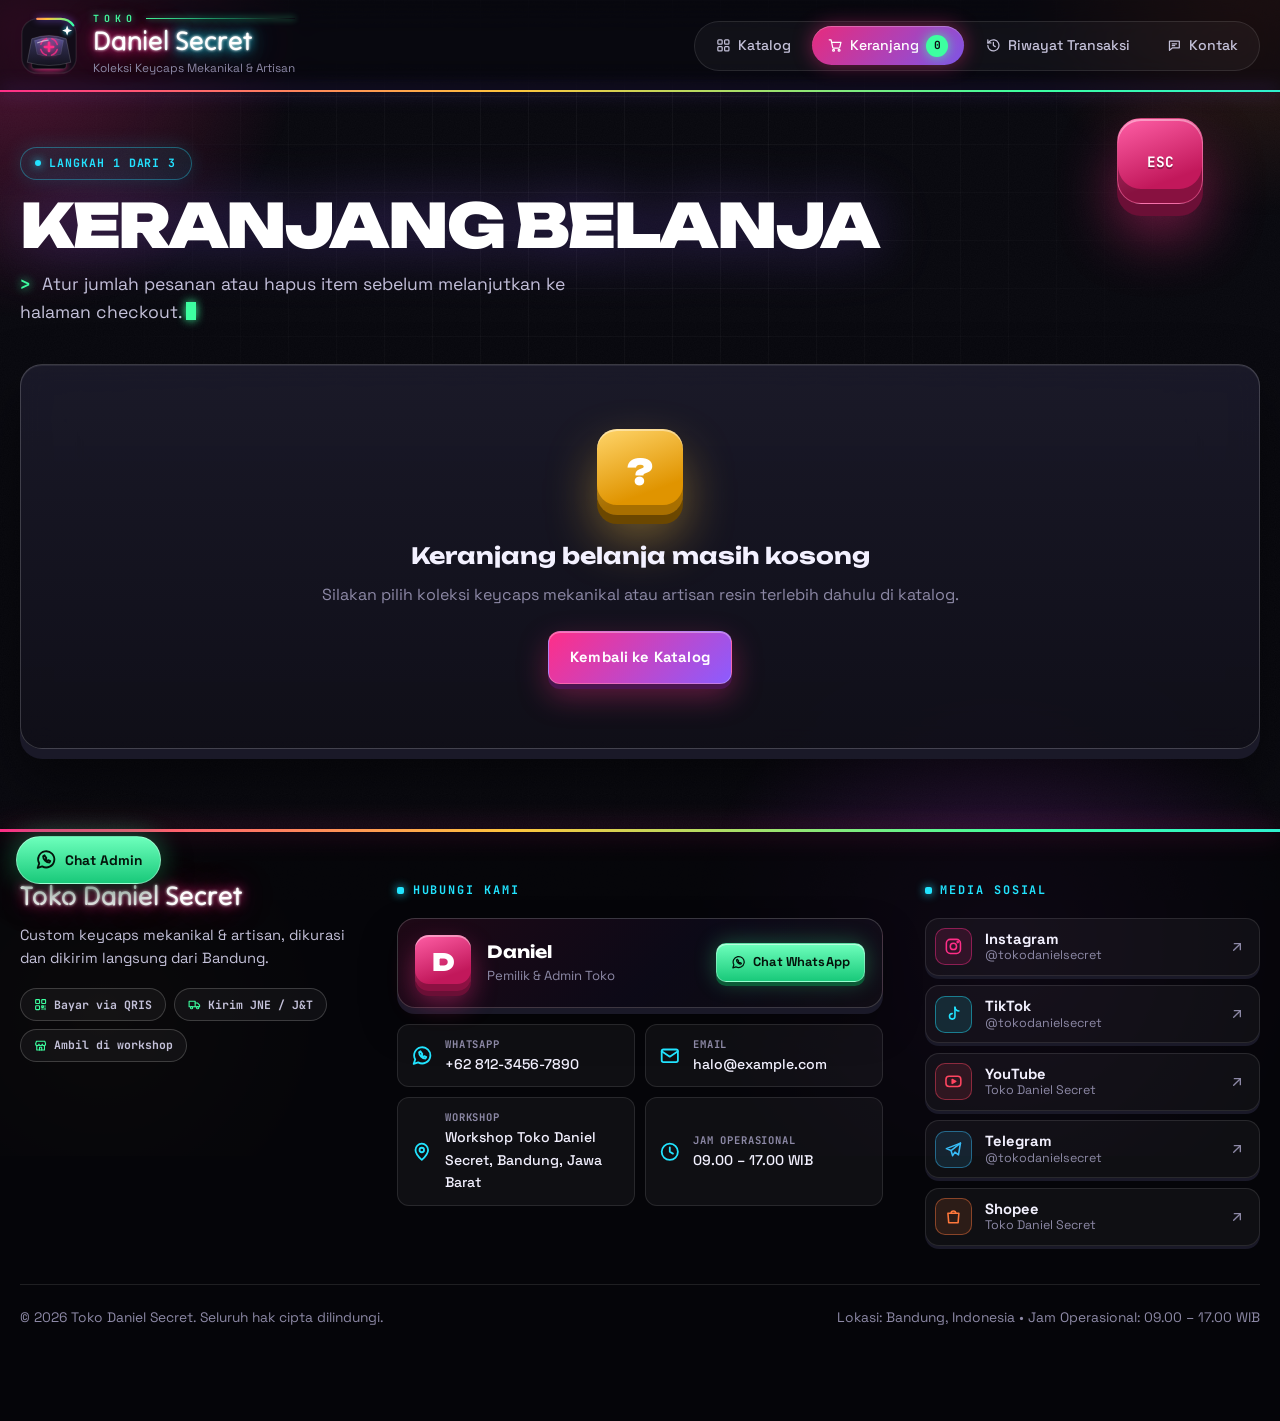
<file: cart.html>
<!DOCTYPE html>
<html lang="id">
<head>
  <meta charset="UTF-8" />
  <meta name="viewport" content="width=device-width, initial-scale=1.0" />
  <title>Keranjang Belanja — Toko Custom Keycaps</title>
  <link rel="stylesheet" href="style.css" />
  <script src="season.js"></script>
</head>
<body>

  <div id="site-topbar"></div>

  <main>
    <section class="intro compact">
      <div class="container">
        <span class="step-tag">Langkah 1 dari 3</span>
        <h1>Keranjang Belanja</h1>
        <p>Atur jumlah pesanan atau hapus item sebelum melanjutkan ke halaman checkout.</p>
      </div>
    </section>

    <section class="page-section">
      <div class="container" id="cart-root"></div>
    </section>
  </main>

  <div id="site-footer"></div>

  <script src="app.js"></script>
  <script>
    (function () {
      const store = window.TCKStore;
      store.renderTopbar("cart");
      store.renderFooter();

      const root = document.getElementById("cart-root");

      function renderCart() {
        const cart = store.getCart();

        if (cart.length === 0) {
          root.innerHTML =
            '<div class="panel empty-state">' +
            "  <h3>Keranjang belanja masih kosong</h3>" +
            "  <p>Silakan pilih koleksi keycaps mekanikal atau artisan resin terlebih dahulu di katalog.</p>" +
            '  <a href="index.html" class="btn btn-primary">Kembali ke Katalog</a>' +
            "</div>";
          return;
        }

        const totals = store.getCartTotals(18000);
        const totalQty = store.getCartCount();

        const itemsHtml = cart.map(function (item) {
          const itemSubtotal = item.priceNum * item.qty;
          return (
            '<div class="cart-item" data-sku="' + store.escapeHtml(item.sku) + '">' +
            '  <img class="cart-thumb" src="' + store.escapeHtml(item.img) + '" alt="' + store.escapeHtml(item.name) + '" />' +
            '  <div class="cart-item-info">' +
            "    <h3>" + store.escapeHtml(item.name) + "</h3>" +
            '    <div class="cart-item-meta">SKU: ' + store.escapeHtml(item.sku) + " &bull; " + store.escapeHtml(item.profile) + "</div>" +
            '    <div class="cart-item-unit-price">' + store.formatRupiah(item.priceNum) + " / pcs</div>" +
            "  </div>" +
            '  <div class="cart-item-actions">' +
            '    <div class="qty-control">' +
            '      <button type="button" class="qty-btn btn-dec" data-sku="' + store.escapeHtml(item.sku) + '" aria-label="Kurangi jumlah">&minus;</button>' +
            '      <input type="number" class="qty-input" min="1" max="99" value="' + item.qty + '" data-sku="' + store.escapeHtml(item.sku) + '" aria-label="Jumlah" />' +
            '      <button type="button" class="qty-btn btn-inc" data-sku="' + store.escapeHtml(item.sku) + '" aria-label="Tambah jumlah">+</button>' +
            "    </div>" +
            '    <div class="cart-item-subtotal">' + store.formatRupiah(itemSubtotal) + "</div>" +
            '    <button type="button" class="btn btn-danger-outline btn-sm btn-remove" data-sku="' + store.escapeHtml(item.sku) + '">Hapus</button>' +
            "  </div>" +
            "</div>"
          );
        }).join("");

        root.innerHTML =
          '<div class="two-col">' +
          '  <section class="panel">' +
          '    <div class="panel-title">' +
          "      <span>Daftar Item (" + totalQty + " pcs)</span>" +
          '      <button type="button" class="btn btn-danger-outline btn-sm" id="btn-clear-cart">Kosongkan Keranjang</button>' +
          "    </div>" +
          "    <div>" + itemsHtml + "</div>" +
          "  </section>" +
          '  <aside class="panel">' +
          '    <div class="panel-title"><span>Ringkasan Belanja</span></div>' +
          '    <div class="summary-row">' +
          "      <span>Subtotal (" + totalQty + " item)</span>" +
          "      <strong>" + store.formatRupiah(totals.subtotal) + "</strong>" +
          "    </div>" +
          '    <div class="summary-row">' +
          "      <span>Estimasi Ongkos Kirim</span>" +
          "      <strong>" + store.formatRupiah(totals.ongkir) + "</strong>" +
          "    </div>" +
          '    <div style="font-size:0.76rem; color:var(--muted); margin-bottom:10px;">Opsi kurir atau ambil di workshop Bandung dapat dipilih saat checkout.</div>' +
          '    <hr class="summary-divider" />' +
          '    <div class="summary-total">' +
          "      <span>Grand Total</span>" +
          "      <span>" + store.formatRupiah(totals.grandTotal) + "</span>" +
          "    </div>" +
          '    <a href="checkout.html" class="btn btn-primary btn-block">Lanjut ke Checkout &rarr;</a>' +
          '    <a href="index.html" class="btn btn-outline btn-block" style="margin-top:10px;">+ Tambah Keycaps Lainnya</a>' +
          "  </aside>" +
          "</div>";
      }

      root.addEventListener("click", function (e) {
        const decBtn = e.target.closest(".btn-dec");
        if (decBtn) {
          const sku = decBtn.getAttribute("data-sku");
          const item = store.getCart().find(function (c) { return c.sku === sku; });
          if (item) {
            if (item.qty <= 1) {
              store.removeFromCart(sku);
              store.showToast(item.name + " dihapus dari keranjang");
            } else {
              store.updateCartQty(sku, item.qty - 1);
            }
            renderCart();
          }
          return;
        }

        const incBtn = e.target.closest(".btn-inc");
        if (incBtn) {
          const sku = incBtn.getAttribute("data-sku");
          const item = store.getCart().find(function (c) { return c.sku === sku; });
          if (item) {
            store.updateCartQty(sku, item.qty + 1);
            renderCart();
          }
          return;
        }

        const removeBtn = e.target.closest(".btn-remove");
        if (removeBtn) {
          const sku = removeBtn.getAttribute("data-sku");
          const item = store.getCart().find(function (c) { return c.sku === sku; });
          store.removeFromCart(sku);
          if (item) store.showToast(item.name + " dihapus dari keranjang");
          renderCart();
          return;
        }

        if (e.target.id === "btn-clear-cart") {
          store.clearCart();
          store.showToast("Keranjang dikosongkan");
          renderCart();
        }
      });

      root.addEventListener("change", function (e) {
        const input = e.target.closest(".qty-input");
        if (!input) return;
        const sku = input.getAttribute("data-sku");
        const val = parseInt(input.value, 10);
        if (isNaN(val) || val < 1) {
          store.updateCartQty(sku, 1);
        } else {
          store.updateCartQty(sku, val);
        }
        renderCart();
      });

      store.onRealtimeUpdate(function () {
        renderCart();
      });

      renderCart();
    })();
  </script>
</body>
</html>
</file>
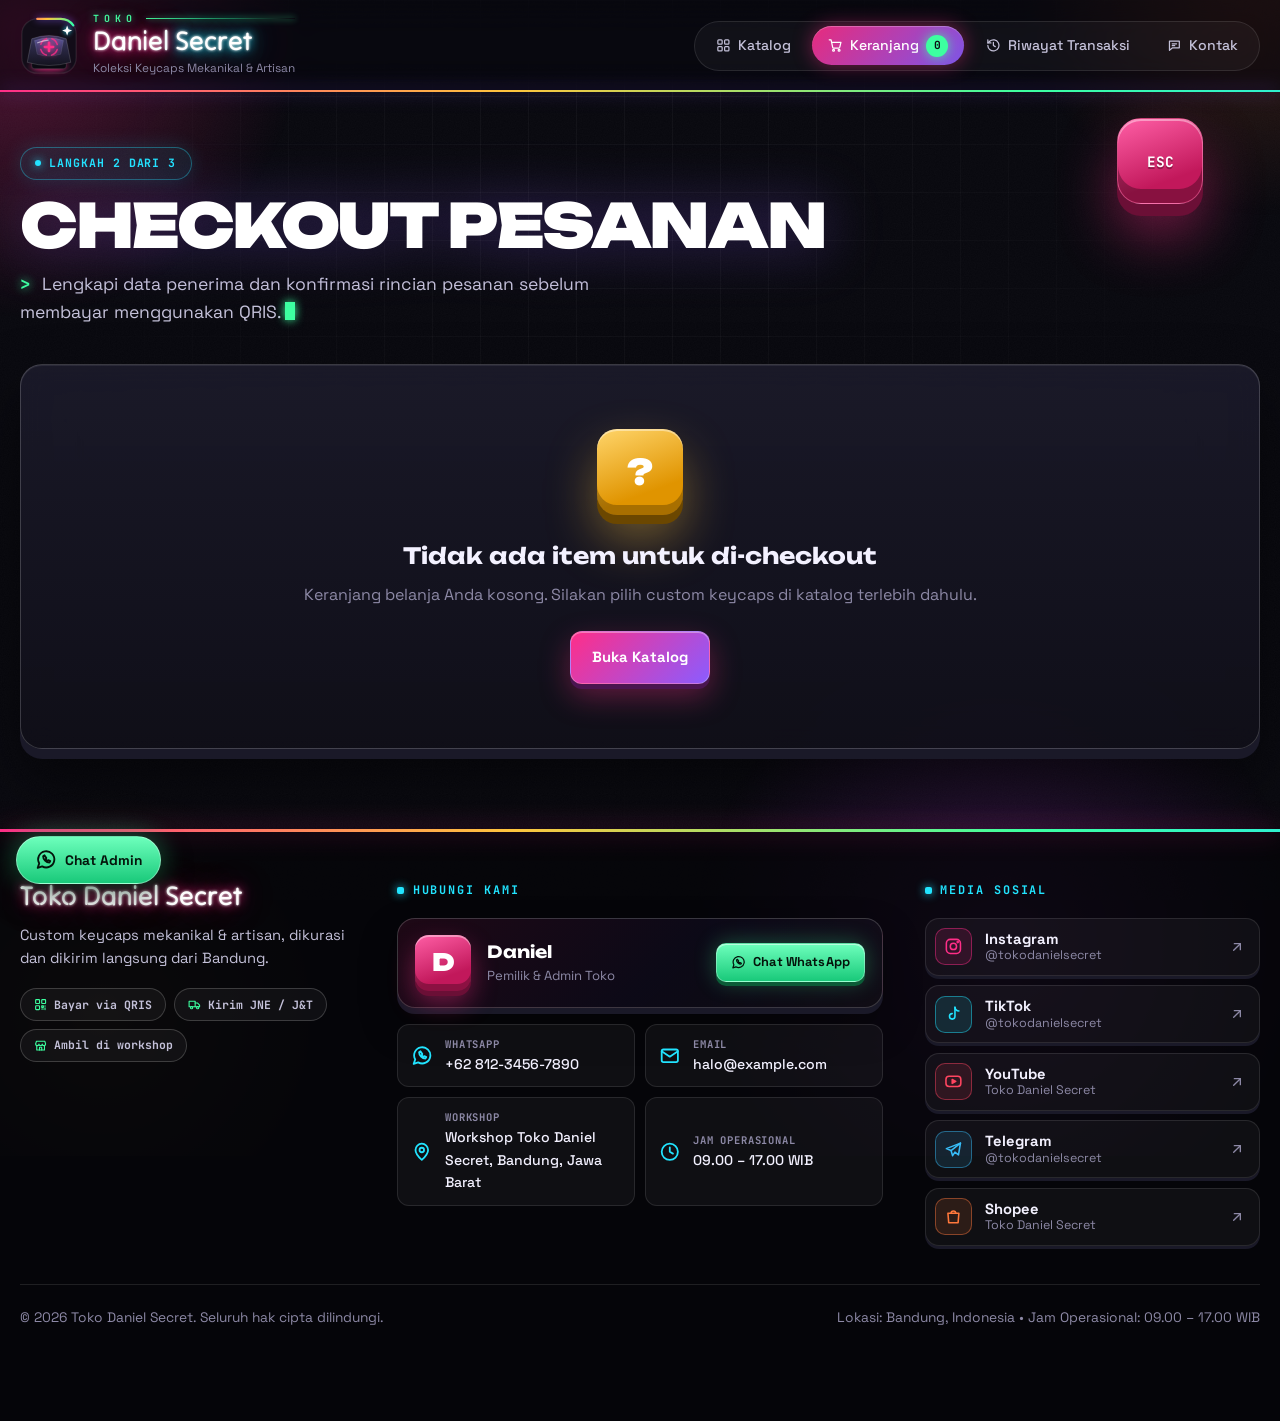
<file: checkout.html>
<!DOCTYPE html>
<html lang="id">
<head>
  <meta charset="UTF-8" />
  <meta name="viewport" content="width=device-width, initial-scale=1.0" />
  <title>Checkout Pesanan — Toko Custom Keycaps</title>
  <link rel="stylesheet" href="style.css" />
  <script src="season.js"></script>
</head>
<body>

  <div id="site-topbar"></div>

  <main>
    <section class="intro compact">
      <div class="container">
        <span class="step-tag">Langkah 2 dari 3</span>
        <h1>Checkout Pesanan</h1>
        <p>Lengkapi data penerima dan konfirmasi rincian pesanan sebelum membayar menggunakan QRIS.</p>
      </div>
    </section>

    <section class="page-section">
      <div class="container" id="checkout-root"></div>
    </section>
  </main>

  <div id="site-footer"></div>

  <script src="app.js"></script>
  <script>
    (function () {
      const store = window.TCKStore;
      store.renderTopbar("cart");
      store.renderFooter();

      const root = document.getElementById("checkout-root");
      let shippingMethod = "regular";

      function getShippingCost(method) {
        if (method === "express") return 32000;
        if (method === "pickup") return 0;
        return 18000;
      }

      function renderCheckout() {
        const cart = store.getCart();
        if (cart.length === 0) {
          root.innerHTML =
            '<div class="panel empty-state">' +
            "  <h3>Tidak ada item untuk di-checkout</h3>" +
            "  <p>Keranjang belanja Anda kosong. Silakan pilih custom keycaps di katalog terlebih dahulu.</p>" +
            '  <a href="index.html" class="btn btn-primary">Buka Katalog</a>' +
            "</div>";
          return;
        }

        const ongkir = getShippingCost(shippingMethod);
        const totals = store.getCartTotals(ongkir);

        const summaryItemsHtml = cart.map(function (item) {
          return (
            '<div class="summary-row" style="align-items:flex-start; gap:12px;">' +
            "  <span>" + store.escapeHtml(item.name) + ' <small style="color:var(--muted);">(' + store.escapeHtml(item.sku) + ") &times;" + item.qty + "</small></span>" +
            '  <strong style="white-space:nowrap;">' + store.formatRupiah(item.priceNum * item.qty) + "</strong>" +
            "</div>"
          );
        }).join("");

        root.innerHTML =
          '<form id="checkout-form" class="two-col">' +
          '  <section class="panel">' +
          '    <div class="panel-title"><span>Data Penerima &amp; Pengiriman</span></div>' +
          '    <div class="form-row">' +
          '      <div class="form-group">' +
          '        <label for="nama">Nama Lengkap *</label>' +
          '        <input type="text" id="nama" name="nama" class="form-control" placeholder="Contoh: Raka Pratama" required />' +
          "      </div>" +
          '      <div class="form-group">' +
          '        <label for="telepon">No. WhatsApp / Telepon *</label>' +
          '        <input type="tel" id="telepon" name="telepon" class="form-control" placeholder="0812-xxxx-xxxx" required />' +
          "      </div>" +
          "    </div>" +
          '    <div class="form-row">' +
          '      <div class="form-group">' +
          '        <label for="kota">Kota / Kabupaten *</label>' +
          '        <input type="text" id="kota" name="kota" class="form-control" placeholder="Contoh: Bandung" required />' +
          "      </div>" +
          '      <div class="form-group">' +
          '        <label for="shipping">Metode Pengiriman</label>' +
          '        <select id="shipping" name="shipping" class="form-control">' +
          '          <option value="regular" ' + (shippingMethod === "regular" ? "selected" : "") + ">Kurir Reguler JNE / J&amp;T (Rp 18.000)</option>" +
          '          <option value="express" ' + (shippingMethod === "express" ? "selected" : "") + ">Kurir Instan / Next Day (Rp 32.000)</option>" +
          '          <option value="pickup" ' + (shippingMethod === "pickup" ? "selected" : "") + ">Ambil di Workshop Bandung (Gratis)</option>" +
          "        </select>" +
          "      </div>" +
          "    </div>" +
          '    <div class="form-group">' +
          '      <label for="alamat">Alamat Lengkap *</label>' +
          '      <textarea id="alamat" name="alamat" rows="3" class="form-control" placeholder="Nama jalan, nomor rumah, kecamatan, kode pos" required></textarea>' +
          "    </div>" +
          '    <div class="form-group">' +
          '      <label for="catatan">Catatan Tambahan (Opsional)</label>' +
          '      <input type="text" id="catatan" name="catatan" class="form-control" placeholder="Contoh: Tambah keycap puller / bubble wrap ekstra" />' +
          "    </div>" +
          '    <div class="panel-title" style="margin-top:24px;"><span>Metode Pembayaran</span></div>' +
          '    <div class="payment-option">' +
          "      <div>" +
          '        <div class="payment-option-title">QRIS (Pembayaran Instan)</div>' +
          '        <div class="payment-option-desc">Bayar dengan scan kode QRIS melalui e-wallet atau mobile banking. Status diverifikasi otomatis secara realtime.</div>' +
          "      </div>" +
          '      <span class="status-badge status-paid">Aktif</span>' +
          "    </div>" +
          "  </section>" +
          '  <aside class="panel">' +
          '    <div class="panel-title"><span>Ringkasan Pesanan</span></div>' +
          "    " + summaryItemsHtml +
          '    <hr class="summary-divider" />' +
          '    <div class="summary-row">' +
          "      <span>Subtotal</span>" +
          '      <strong id="co-subtotal">' + store.formatRupiah(totals.subtotal) + "</strong>" +
          "    </div>" +
          '    <div class="summary-row">' +
          "      <span>Ongkos Kirim</span>" +
          '      <strong id="co-ongkir">' + (totals.ongkir === 0 ? "Gratis" : store.formatRupiah(totals.ongkir)) + "</strong>" +
          "    </div>" +
          '    <hr class="summary-divider" />' +
          '    <div class="summary-total">' +
          "      <span>Grand Total</span>" +
          '      <span id="co-grandtotal">' + store.formatRupiah(totals.grandTotal) + "</span>" +
          "    </div>" +
          '    <button type="submit" class="btn btn-primary btn-block">Buat Pesanan &amp; Bayar QRIS &rarr;</button>' +
          '    <a href="cart.html" class="btn btn-outline btn-block" style="margin-top:10px;">&larr; Kembali ke Keranjang</a>' +
          "  </aside>" +
          "</form>";

        const shippingSelect = document.getElementById("shipping");
        shippingSelect.addEventListener("change", function () {
          shippingMethod = shippingSelect.value;
          const newOngkir = getShippingCost(shippingMethod);
          const t = store.getCartTotals(newOngkir);
          document.getElementById("co-ongkir").textContent = t.ongkir === 0 ? "Gratis" : store.formatRupiah(t.ongkir);
          document.getElementById("co-grandtotal").textContent = store.formatRupiah(t.grandTotal);
        });

        const form = document.getElementById("checkout-form");
        form.addEventListener("submit", function (e) {
          e.preventDefault();
          const customer = {
            nama: document.getElementById("nama").value.trim(),
            telepon: document.getElementById("telepon").value.trim(),
            kota: document.getElementById("kota").value.trim(),
            alamat: document.getElementById("alamat").value.trim(),
            catatan: document.getElementById("catatan").value.trim()
          };
          const order = store.createOrder(customer, shippingMethod);
          if (order) {
            window.location.href = "payment.html?order=" + encodeURIComponent(order.id);
          }
        });
      }

      renderCheckout();
    })();
  </script>
</body>
</html>
</file>
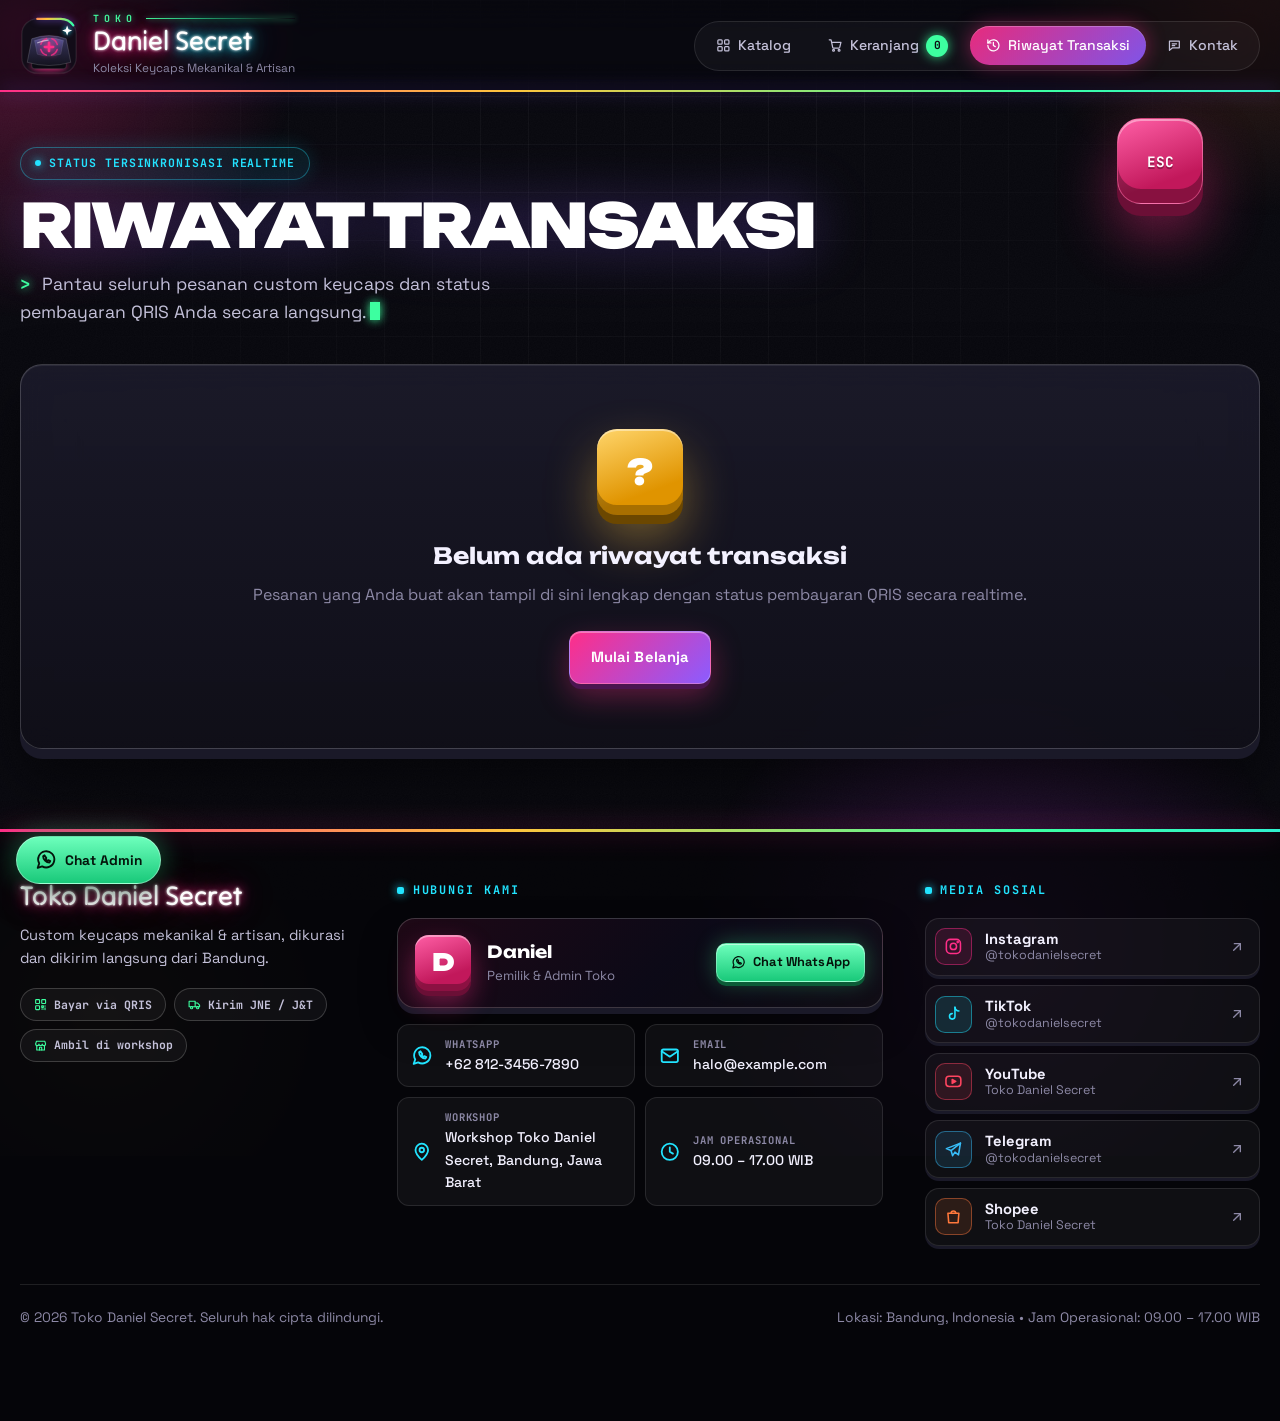
<file: history.html>
<!DOCTYPE html>
<html lang="id">
<head>
  <meta charset="UTF-8" />
  <meta name="viewport" content="width=device-width, initial-scale=1.0" />
  <title>Riwayat Transaksi — Toko Custom Keycaps</title>
  <link rel="stylesheet" href="style.css" />
  <script src="season.js"></script>
</head>
<body>

  <div id="site-topbar"></div>

  <main>
    <section class="intro compact">
      <div class="container">
        <span class="step-tag">Status Tersinkronisasi Realtime</span>
        <h1>Riwayat Transaksi</h1>
        <p>Pantau seluruh pesanan custom keycaps dan status pembayaran QRIS Anda secara langsung.</p>
      </div>
    </section>

    <section class="page-section">
      <div class="container" id="history-root"></div>
    </section>
  </main>

  <div id="site-footer"></div>

  <script src="app.js"></script>
  <script>
    (function () {
      const store = window.TCKStore;
      store.renderTopbar("history");
      store.renderFooter();

      const root = document.getElementById("history-root");
      let activeFilter = "ALL";
      let lastSignature = "";

      function getSignature(orders) {
        return activeFilter + "|" + orders.map(function (o) {
          return o.id + ":" + o.status + ":" + (o.paidAt || "");
        }).join(",");
      }

      function renderHistory(force) {
        const orders = store.getOrders();
        const sig = getSignature(orders);
        if (!force && sig === lastSignature) return;
        lastSignature = sig;

        if (orders.length === 0) {
          root.innerHTML =
            '<div class="panel empty-state">' +
            "  <h3>Belum ada riwayat transaksi</h3>" +
            "  <p>Pesanan yang Anda buat akan tampil di sini lengkap dengan status pembayaran QRIS secara realtime.</p>" +
            '  <a href="index.html" class="btn btn-primary">Mulai Belanja</a>' +
            "</div>";
          return;
        }

        const filtered = orders.filter(function (o) {
          return activeFilter === "ALL" ? true : o.status === activeFilter;
        });

        const countPending = orders.filter(function (o) { return o.status === "PENDING"; }).length;
        const countPaid = orders.filter(function (o) { return o.status === "PAID"; }).length;
        const countRejected = orders.filter(function (o) { return o.status === "REJECTED"; }).length;

        const filterButtons =
          '<div style="display:flex; gap:8px; flex-wrap:wrap; margin-bottom:16px;">' +
          '  <button type="button" class="btn btn-sm ' + (activeFilter === "ALL" ? "btn-dark" : "btn-outline") + '" data-filter="ALL">Semua (' + orders.length + ")</button>" +
          '  <button type="button" class="btn btn-sm ' + (activeFilter === "PENDING" ? "btn-dark" : "btn-outline") + '" data-filter="PENDING">Menunggu (' + countPending + ")</button>" +
          '  <button type="button" class="btn btn-sm ' + (activeFilter === "PAID" ? "btn-dark" : "btn-outline") + '" data-filter="PAID">Paid (' + countPaid + ")</button>" +
          '  <button type="button" class="btn btn-sm ' + (activeFilter === "REJECTED" ? "btn-dark" : "btn-outline") + '" data-filter="REJECTED">Ditolak (' + countRejected + ")</button>" +
          "</div>";

        const rowsHtml = filtered.length === 0
          ? '<tr><td colspan="6" style="text-align:center; padding:32px; color:var(--muted);">Tidak ada transaksi dengan filter ini.</td></tr>'
          : filtered.map(function (o) {
              const itemsText = o.items.map(function (it) {
                return store.escapeHtml(it.name) + " &times;" + it.qty;
              }).join(", ");

              const actionHtml =
                o.status === "PENDING"
                  ? '<a href="payment.html?order=' + encodeURIComponent(o.id) + '" class="btn btn-primary btn-sm">Bayar QRIS</a>'
                  : '<a href="thank-you.html?order=' + encodeURIComponent(o.id) + '" class="btn btn-outline btn-sm">Lihat Struk</a> ' +
                    '<a href="payment.html?order=' + encodeURIComponent(o.id) + '" class="btn btn-outline btn-sm">Status</a>';

              return (
                "<tr>" +
                "  <td>" +
                "    <strong>" + store.escapeHtml(o.id) + "</strong><br />" +
                '    <small style="color:var(--muted);">' + store.escapeHtml(store.formatWaktu(o.createdAt)) + "</small>" +
                "  </td>" +
                "  <td>" +
                "    <div><strong>" + store.escapeHtml(o.customer.nama) + "</strong></div>" +
                '    <small style="color:var(--muted);">' + store.escapeHtml(o.customer.kota) + "</small>" +
                "  </td>" +
                '  <td style="max-width:260px;">' + itemsText + "</td>" +
                "  <td>" +
                '    <div style="font-size:0.78rem; color:var(--muted);">Sub: ' + store.formatRupiah(o.subtotal) + "</div>" +
                "    <strong>" + store.formatRupiah(o.grandTotal) + "</strong>" +
                "  </td>" +
                "  <td>" +
                "    " + store.renderStatusBadge(o.status) +
                (o.paidAt ? '<div style="font-size:0.72rem; color:var(--muted); margin-top:4px;">' + store.escapeHtml(store.formatWaktu(o.paidAt)) + "</div>" : "") +
                "  </td>" +
                '  <td style="white-space:nowrap;">' + actionHtml + "</td>" +
                "</tr>"
              );
            }).join("");

        root.innerHTML =
          '<section class="panel">' +
          '  <div class="panel-title">' +
          "    <span>Daftar Transaksi</span>" +
          '    <a href="index.html" class="btn btn-outline btn-sm">Kembali ke Katalog</a>' +
          "  </div>" +
          "  " + filterButtons +
          '  <div class="table-wrap">' +
          '    <table class="data-table">' +
          "      <thead>" +
          "        <tr>" +
          "          <th>Invoice</th>" +
          "          <th>Penerima</th>" +
          "          <th>Item</th>" +
          "          <th>Total</th>" +
          "          <th>Status</th>" +
          "          <th>Aksi</th>" +
          "        </tr>" +
          "      </thead>" +
          "      <tbody>" + rowsHtml + "</tbody>" +
          "    </table>" +
          "  </div>" +
          "</section>";
      }

      root.addEventListener("click", function (e) {
        const btn = e.target.closest("[data-filter]");
        if (!btn) return;
        activeFilter = btn.getAttribute("data-filter");
        renderHistory(true);
      });

      store.onRealtimeUpdate(function () {
        renderHistory(false);
      });

      setInterval(function () {
        renderHistory(false);
      }, 1000);

      renderHistory(true);
    })();
  </script>
</body>
</html>
</file>
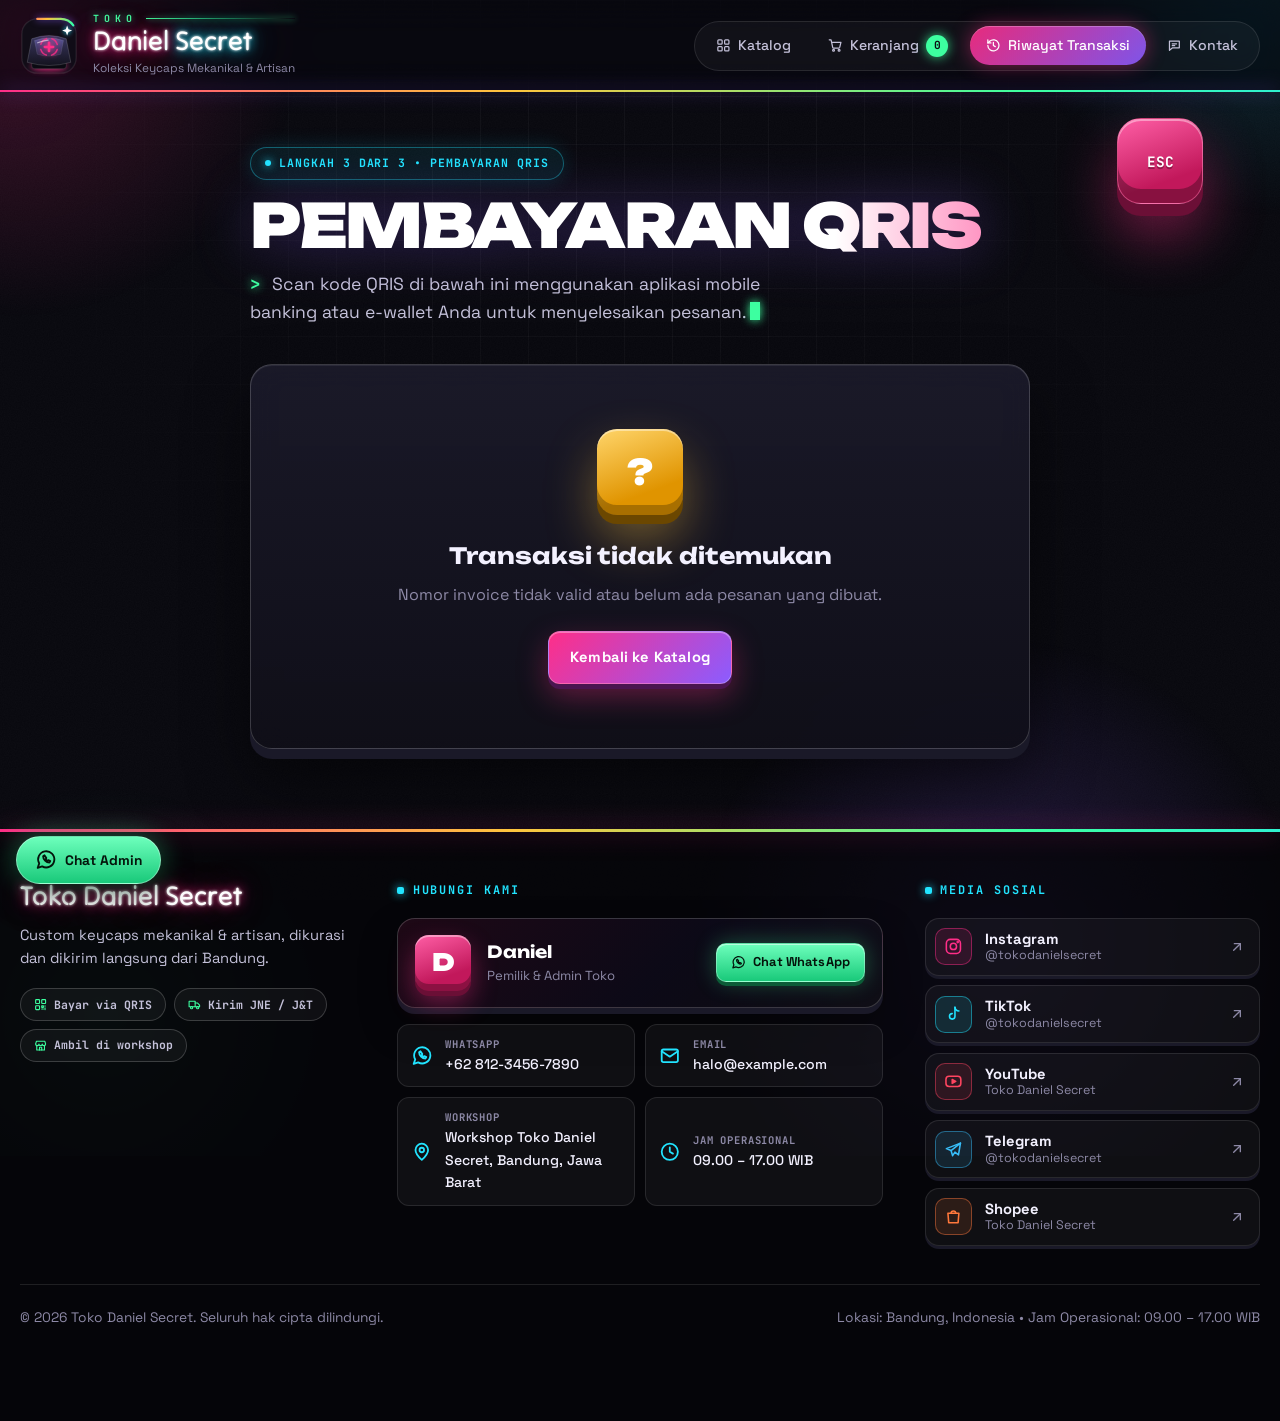
<file: payment.html>
<!DOCTYPE html>
<html lang="id">
<head>
  <meta charset="UTF-8" />
  <meta name="viewport" content="width=device-width, initial-scale=1.0" />
  <title>Pembayaran QRIS — Toko Custom Keycaps</title>
  <link rel="stylesheet" href="style.css" />
</head>
<body>

  <div id="site-topbar"></div>

  <main>
    <section class="intro compact">
      <div class="container narrow">
        <span class="step-tag">Langkah 3 dari 3 &bull; Pembayaran QRIS</span>
        <h1>Pembayaran QRIS</h1>
        <p>Scan kode QRIS di bawah ini menggunakan aplikasi mobile banking atau e-wallet Anda untuk menyelesaikan pesanan.</p>
      </div>
    </section>

    <section class="page-section">
      <div class="container narrow" id="payment-root"></div>
    </section>
  </main>

  <div id="site-footer"></div>

  <script src="app.js"></script>
  <script>
    (function () {
      const store = window.TCKStore;
      store.renderTopbar("history");
      store.renderFooter();

      const root = document.getElementById("payment-root");
      const params = new URLSearchParams(window.location.search);
      let orderId = params.get("order");

      if (!orderId) {
        const all = store.getOrders();
        if (all.length > 0) orderId = all[0].id;
      }

      let lastRenderedStatus = null;
      let redirectTimer = null;
      let redirectCountdown = 3;

      function startRedirectCountdown(id) {
        if (redirectTimer) return;
        redirectCountdown = 3;
        const el = document.getElementById("redirect-sec");
        if (el) el.textContent = String(redirectCountdown);

        redirectTimer = setInterval(function () {
          redirectCountdown -= 1;
          const secEl = document.getElementById("redirect-sec");
          if (secEl) secEl.textContent = String(Math.max(0, redirectCountdown));
          if (redirectCountdown <= 0) {
            clearInterval(redirectTimer);
            redirectTimer = null;
            window.location.href = "thank-you.html?order=" + encodeURIComponent(id);
          }
        }, 1000);
      }

      function renderPayment(force) {
        const order = orderId ? store.getOrderById(orderId) : null;

        if (!order) {
          root.innerHTML =
            '<div class="panel empty-state">' +
            "  <h3>Transaksi tidak ditemukan</h3>" +
            "  <p>Nomor invoice tidak valid atau belum ada pesanan yang dibuat.</p>" +
            '  <a href="index.html" class="btn btn-primary">Kembali ke Katalog</a>' +
            "</div>";
          return;
        }

        if (!force && lastRenderedStatus === order.status) {
          return;
        }
        const prevStatus = lastRenderedStatus;
        lastRenderedStatus = order.status;

        const qrisSvg = store.generateDummyQrisSvg(order.id + "|" + order.grandTotal + "|" + order.qrisRef);
        const thankYouUrl = "thank-you.html?order=" + encodeURIComponent(order.id);

        let statusSection = "";
        if (order.status === "PAID") {
          statusSection =
            '<div class="realtime-banner paid">' +
            "  <strong>&#10003; Pembayaran Berhasil (PAID)</strong><br />" +
            "  Ref Approval: <code>" + store.escapeHtml(order.approvalRef || "-") + "</code> &bull; Waktu Lunas: " + store.escapeHtml(store.formatWaktu(order.paidAt)) +
            (prevStatus === "PENDING"
              ? '<div style="margin-top:8px;">Mengalihkan ke struk pesanan dalam <strong id="redirect-sec">3</strong> detik...</div>'
              : "") +
            "</div>" +
            '<div style="display:flex; gap:10px; justify-content:center; flex-wrap:wrap; margin-top:18px;">' +
            '  <a href="' + thankYouUrl + '" class="btn btn-primary">Lihat Struk Pesanan</a>' +
            '  <a href="history.html" class="btn btn-outline">Lihat Riwayat Transaksi</a>' +
            "</div>";
        } else if (order.status === "REJECTED") {
          statusSection =
            '<div class="realtime-banner rejected">' +
            "  <strong>&#10005; Pembayaran Ditolak / Dibatalkan</strong><br />" +
            "  Waktu: " + store.escapeHtml(store.formatWaktu(order.rejectedAt)) +
            "</div>" +
            '<div style="display:flex; gap:10px; justify-content:center; flex-wrap:wrap; margin-top:18px;">' +
            '  <a href="index.html" class="btn btn-primary">Pesan Ulang</a>' +
            '  <a href="history.html" class="btn btn-outline">Riwayat Transaksi</a>' +
            "</div>";
        } else {
          statusSection =
            '<div class="realtime-banner">' +
            "  <strong>Menunggu Pembayaran</strong><br />" +
            "  Halaman ini memeriksa status pembayaran secara otomatis. Status akan diperbarui begitu pembayaran Anda terverifikasi." +
            "</div>" +
            '<div style="display:flex; gap:10px; justify-content:center; flex-wrap:wrap; margin-top:18px;">' +
            '  <a href="history.html" class="btn btn-outline">Riwayat Transaksi</a>' +
            "</div>";
        }

        const itemRows = order.items.map(function (it) {
          return (
            '<div class="summary-row">' +
            "  <span>" + store.escapeHtml(it.name) + " (" + store.escapeHtml(it.sku) + ") &times; " + it.qty + "</span>" +
            "  <strong>" + store.formatRupiah(it.subtotal) + "</strong>" +
            "</div>"
          );
        }).join("");

        root.innerHTML =
          '<section class="panel">' +
          '  <div class="panel-title">' +
          "    <span>Invoice: " + store.escapeHtml(order.id) + "</span>" +
          "    <span>" + store.renderStatusBadge(order.status) + "</span>" +
          "  </div>" +
          '  <div class="qris-box">' +
          '    <div style="font-size:0.85rem; color:var(--muted);">Total Pembayaran</div>' +
          '    <div class="qris-amount">' + store.formatRupiah(order.grandTotal) + "</div>" +
          '    <div class="qris-frame">' +
          '      <div class="qris-header">' +
          '        <span class="qris-logo">QRIS</span>' +
          "        <span>Toko Custom Keycaps</span>" +
          "      </div>" +
          "      " + qrisSvg +
          '      <div class="qris-nmid">NMID: ID1026000918421 &bull; Ref: ' + store.escapeHtml(order.qrisRef) + "</div>" +
          "    </div>" +
          "    " + statusSection +
          "  </div>" +
          '  <hr class="summary-divider" style="margin:26px 0 18px;" />' +
          '  <h3 style="font-size:0.98rem; margin-bottom:12px;">Rincian Pesanan</h3>' +
          "  " + itemRows +
          '  <hr class="summary-divider" />' +
          '  <div class="summary-row"><span>Subtotal</span><strong>' + store.formatRupiah(order.subtotal) + "</strong></div>" +
          '  <div class="summary-row"><span>Ongkos Kirim (' + store.escapeHtml(order.shippingMethod) + ")</span><strong>" + (order.ongkir === 0 ? "Gratis" : store.formatRupiah(order.ongkir)) + "</strong></div>" +
          '  <div class="summary-total" style="margin-bottom:0;"><span>Grand Total</span><span>' + store.formatRupiah(order.grandTotal) + "</span></div>" +
          "</section>";

        if (order.status === "PAID" && prevStatus === "PENDING") {
          store.showToast("Pembayaran QRIS berhasil diverifikasi (PAID)!");
          startRedirectCountdown(order.id);
        }
      }

      store.onRealtimeUpdate(function () {
        renderPayment(false);
      });

      setInterval(function () {
        renderPayment(false);
      }, 1000);

      renderPayment(true);
    })();
  </script>
</body>
</html>
</file>
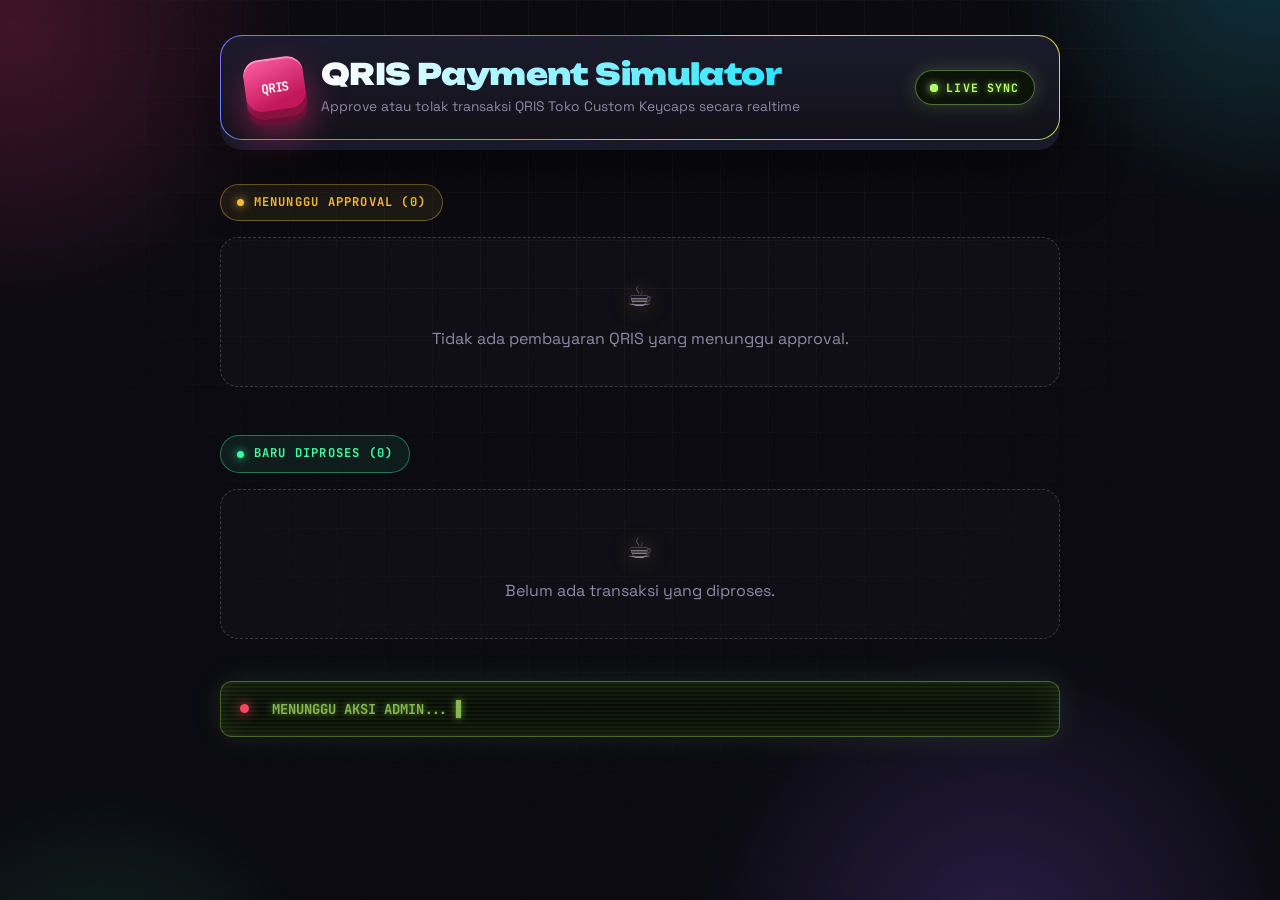
<file: qris-approve.html>
<!DOCTYPE html>
<html lang="id">
<head>
  <meta charset="UTF-8" />
  <meta name="viewport" content="width=device-width, initial-scale=1.0" />
  <meta name="color-scheme" content="dark" />
  <title>QRIS Approve Simulator — Toko Custom Keycaps</title>
  <link rel="stylesheet" href="style.css" />
</head>
<body>
  <div class="wrap">
    <header class="head">
      <div class="head-brand">
        <div class="head-badge">QRIS</div>
        <div>
          <h1>QRIS Payment Simulator</h1>
          <p>Approve atau tolak transaksi QRIS Toko Custom Keycaps secara realtime</p>
        </div>
      </div>
      <span class="live-pill"><span class="dot"></span> LIVE SYNC</span>
    </header>

    <div id="sim-root"></div>
    <div id="sim-log" class="log" aria-live="polite"></div>
  </div>

  <script src="app.js"></script>
  <script src="qris-approve.js"></script>
</body>
</html>
</file>
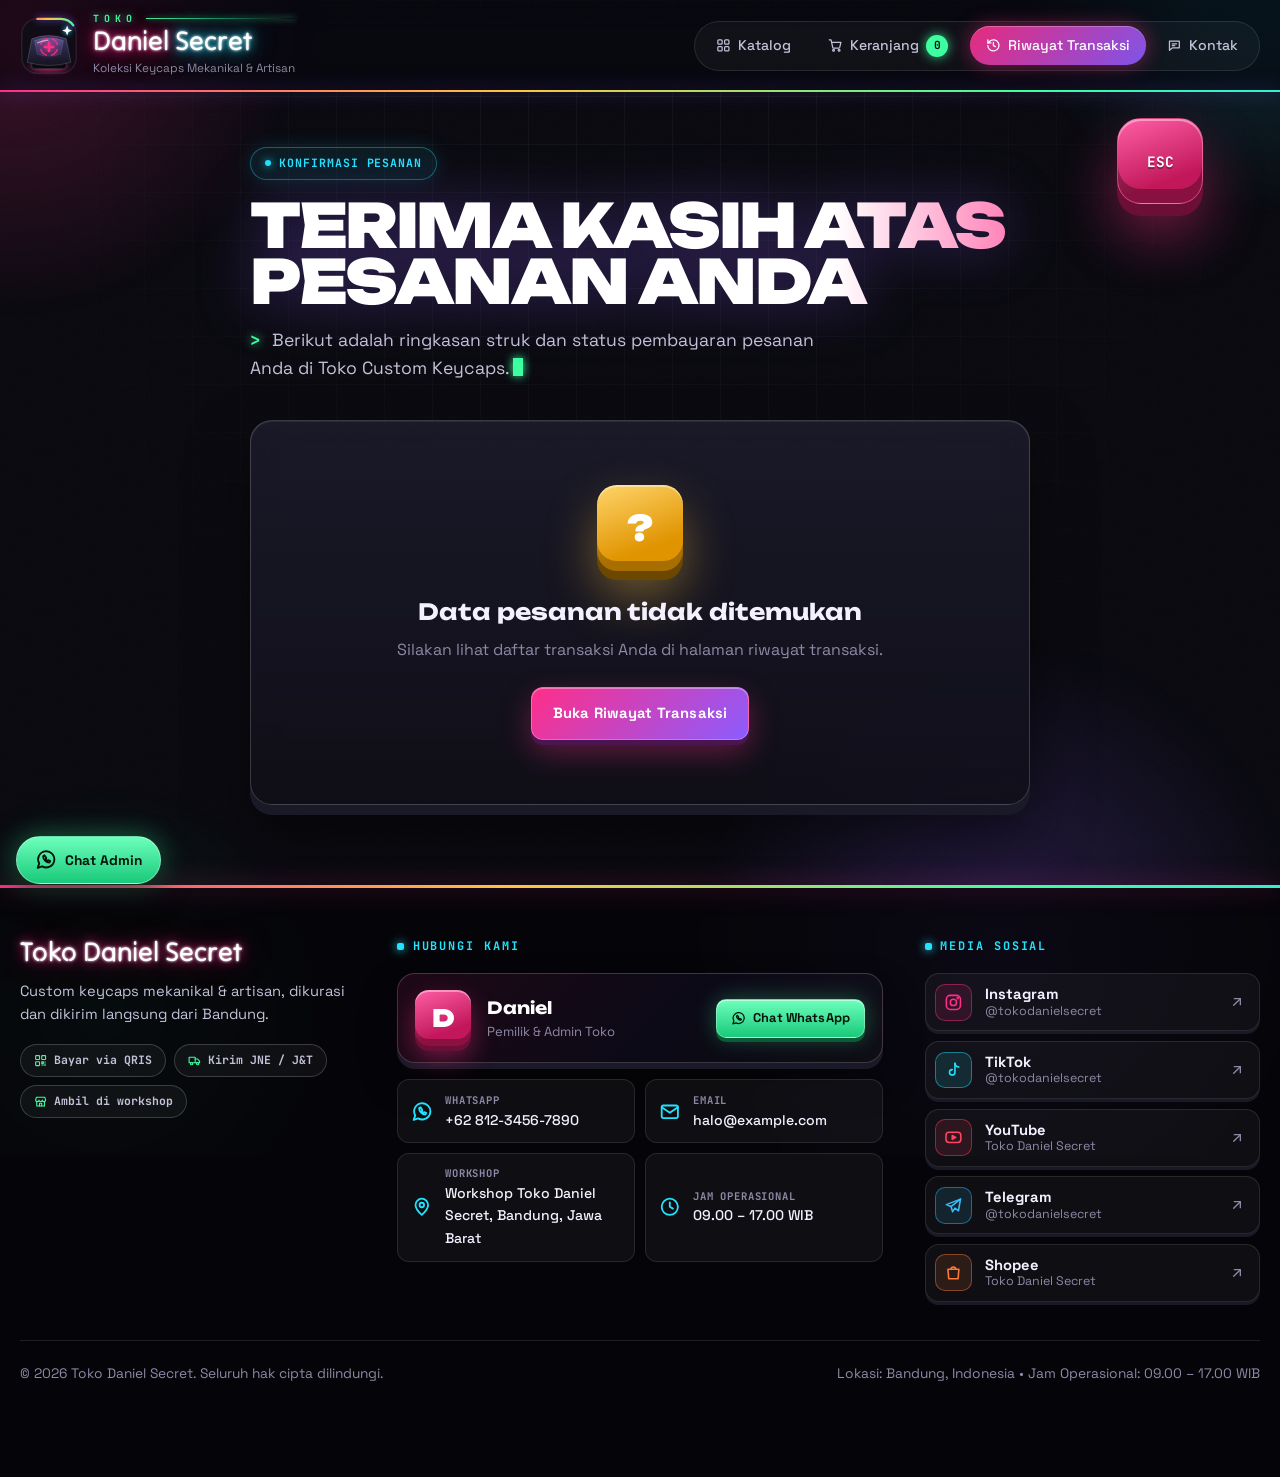
<file: thank-you.html>
<!DOCTYPE html>
<html lang="id">
<head>
  <meta charset="UTF-8" />
  <meta name="viewport" content="width=device-width, initial-scale=1.0" />
  <title>Terima Kasih — Toko Custom Keycaps</title>
  <link rel="stylesheet" href="style.css" />
</head>
<body>

  <div id="site-topbar"></div>

  <main>
    <section class="intro compact">
      <div class="container narrow">
        <span class="step-tag">Konfirmasi Pesanan</span>
        <h1>Terima Kasih atas Pesanan Anda</h1>
        <p>Berikut adalah ringkasan struk dan status pembayaran pesanan Anda di Toko Custom Keycaps.</p>
      </div>
    </section>

    <section class="page-section">
      <div class="container narrow" id="thankyou-root"></div>
    </section>
  </main>

  <div id="site-footer"></div>

  <script src="app.js"></script>
  <script>
    (function () {
      const store = window.TCKStore;
      store.renderTopbar("history");
      store.renderFooter();

      const root = document.getElementById("thankyou-root");
      const params = new URLSearchParams(window.location.search);
      let orderId = params.get("order");

      if (!orderId) {
        const all = store.getOrders();
        if (all.length > 0) orderId = all[0].id;
      }

      let lastStatus = null;

      function renderThankYou(force) {
        const order = orderId ? store.getOrderById(orderId) : null;

        if (!order) {
          root.innerHTML =
            '<div class="panel empty-state">' +
            "  <h3>Data pesanan tidak ditemukan</h3>" +
            "  <p>Silakan lihat daftar transaksi Anda di halaman riwayat transaksi.</p>" +
            '  <a href="history.html" class="btn btn-primary">Buka Riwayat Transaksi</a>' +
            "</div>";
          return;
        }

        if (!force && lastStatus === order.status) return;
        lastStatus = order.status;

        const bannerHtml =
          order.status === "PAID"
            ? '<div class="realtime-banner paid" style="margin-top:0; margin-bottom:20px;">' +
              "  <strong>&#10003; Pembayaran QRIS Lunas (PAID)</strong><br />" +
              "  Terima kasih, <strong>" + store.escapeHtml(order.customer.nama) + "</strong>! Pembayaran Anda telah diverifikasi pada " + store.escapeHtml(store.formatWaktu(order.paidAt)) + " (Ref: <code>" + store.escapeHtml(order.approvalRef || "-") + "</code>)." +
              "</div>"
            : order.status === "REJECTED"
            ? '<div class="realtime-banner rejected" style="margin-top:0; margin-bottom:20px;">' +
              "  <strong>&#10005; Pembayaran Ditolak</strong><br />" +
              "  Transaksi ini ditolak pada " + store.escapeHtml(store.formatWaktu(order.rejectedAt)) + "." +
              "</div>"
            : '<div class="realtime-banner" style="margin-top:0; margin-bottom:20px;">' +
              "  <strong>Menunggu Pembayaran QRIS</strong><br />" +
              "  Status halaman ini akan berubah otomatis menjadi <strong>PAID</strong> begitu pembayaran di-approve. " +
              '  <a href="payment.html?order=' + encodeURIComponent(order.id) + '" style="text-decoration:underline; color:var(--accent); font-weight:600;">Kembali ke QRIS</a>' +
              "</div>";

        const rowsHtml = order.items.map(function (it) {
          return (
            "<tr>" +
            "  <td><strong>" + store.escapeHtml(it.name) + '</strong><br /><small style="color:var(--muted);">' + store.escapeHtml(it.sku) + " &bull; " + store.escapeHtml(it.profile) + " (" + store.formatRupiah(it.priceNum) + ")</small></td>" +
            '  <td style="text-align:center;">' + it.qty + "</td>" +
            '  <td style="text-align:right;"><strong>' + store.formatRupiah(it.subtotal) + "</strong></td>" +
            "</tr>"
          );
        }).join("");

        root.innerHTML =
          '<section class="panel">' +
          '  <div class="panel-title">' +
          "    <span>Struk Pesanan &bull; " + store.escapeHtml(order.id) + "</span>" +
          "    <span>" + store.renderStatusBadge(order.status) + "</span>" +
          "  </div>" +
          "  " + bannerHtml +
          '  <div class="form-row" style="margin-bottom:20px; font-size:0.88rem;">' +
          "    <div>" +
          '      <div style="color:var(--muted); font-size:0.76rem; text-transform:uppercase; letter-spacing:0.04em; margin-bottom:4px;">Data Penerima</div>' +
          "      <div><strong>" + store.escapeHtml(order.customer.nama) + "</strong></div>" +
          "      <div>" + store.escapeHtml(order.customer.telepon) + "</div>" +
          "      <div>" + store.escapeHtml(order.customer.alamat) + ", " + store.escapeHtml(order.customer.kota) + "</div>" +
          (order.customer.catatan ? '<div style="color:var(--muted); margin-top:4px;">Catatan: ' + store.escapeHtml(order.customer.catatan) + "</div>" : "") +
          "    </div>" +
          "    <div>" +
          '      <div style="color:var(--muted); font-size:0.76rem; text-transform:uppercase; letter-spacing:0.04em; margin-bottom:4px;">Info Transaksi</div>' +
          "      <div>Tanggal Order: " + store.escapeHtml(store.formatWaktu(order.createdAt)) + "</div>" +
          "      <div>Metode Bayar: <strong>" + store.escapeHtml(order.paymentMethod) + "</strong> (" + store.escapeHtml(order.qrisRef) + ")</div>" +
          "      <div>Pengiriman: " + store.escapeHtml(order.shippingMethod) + "</div>" +
          "    </div>" +
          "  </div>" +
          '  <div class="table-wrap">' +
          '    <table class="data-table">' +
          "      <thead>" +
          "        <tr>" +
          "          <th>Produk</th>" +
          '          <th style="text-align:center;">Qty</th>' +
          '          <th style="text-align:right;">Subtotal</th>' +
          "        </tr>" +
          "      </thead>" +
          "      <tbody>" + rowsHtml + "</tbody>" +
          "    </table>" +
          "  </div>" +
          '  <div style="max-width:320px; margin-left:auto; margin-top:16px;">' +
          '    <div class="summary-row"><span>Subtotal</span><strong>' + store.formatRupiah(order.subtotal) + "</strong></div>" +
          '    <div class="summary-row"><span>Ongkos Kirim</span><strong>' + (order.ongkir === 0 ? "Gratis" : store.formatRupiah(order.ongkir)) + "</strong></div>" +
          '    <hr class="summary-divider" />' +
          '    <div class="summary-total" style="margin-bottom:0;"><span>Grand Total</span><span>' + store.formatRupiah(order.grandTotal) + "</span></div>" +
          "  </div>" +
          '  <div class="no-print" style="display:flex; gap:10px; flex-wrap:wrap; margin-top:26px; padding-top:18px; border-top:1px solid var(--border);">' +
          '    <a href="history.html" class="btn btn-primary">Lihat Riwayat Transaksi</a>' +
          '    <a href="index.html" class="btn btn-outline">Belanja Lagi</a>' +
          '    <button type="button" class="btn btn-outline" id="btn-print-receipt">Cetak Struk</button>' +
          "  </div>" +
          "</section>";

        const printBtn = document.getElementById("btn-print-receipt");
        if (printBtn) {
          printBtn.addEventListener("click", function () {
            window.print();
          });
        }
      }

      store.onRealtimeUpdate(function () {
        renderThankYou(false);
      });

      setInterval(function () {
        renderThankYou(false);
      }, 1000);

      renderThankYou(true);
    })();
  </script>
</body>
</html>
</file>
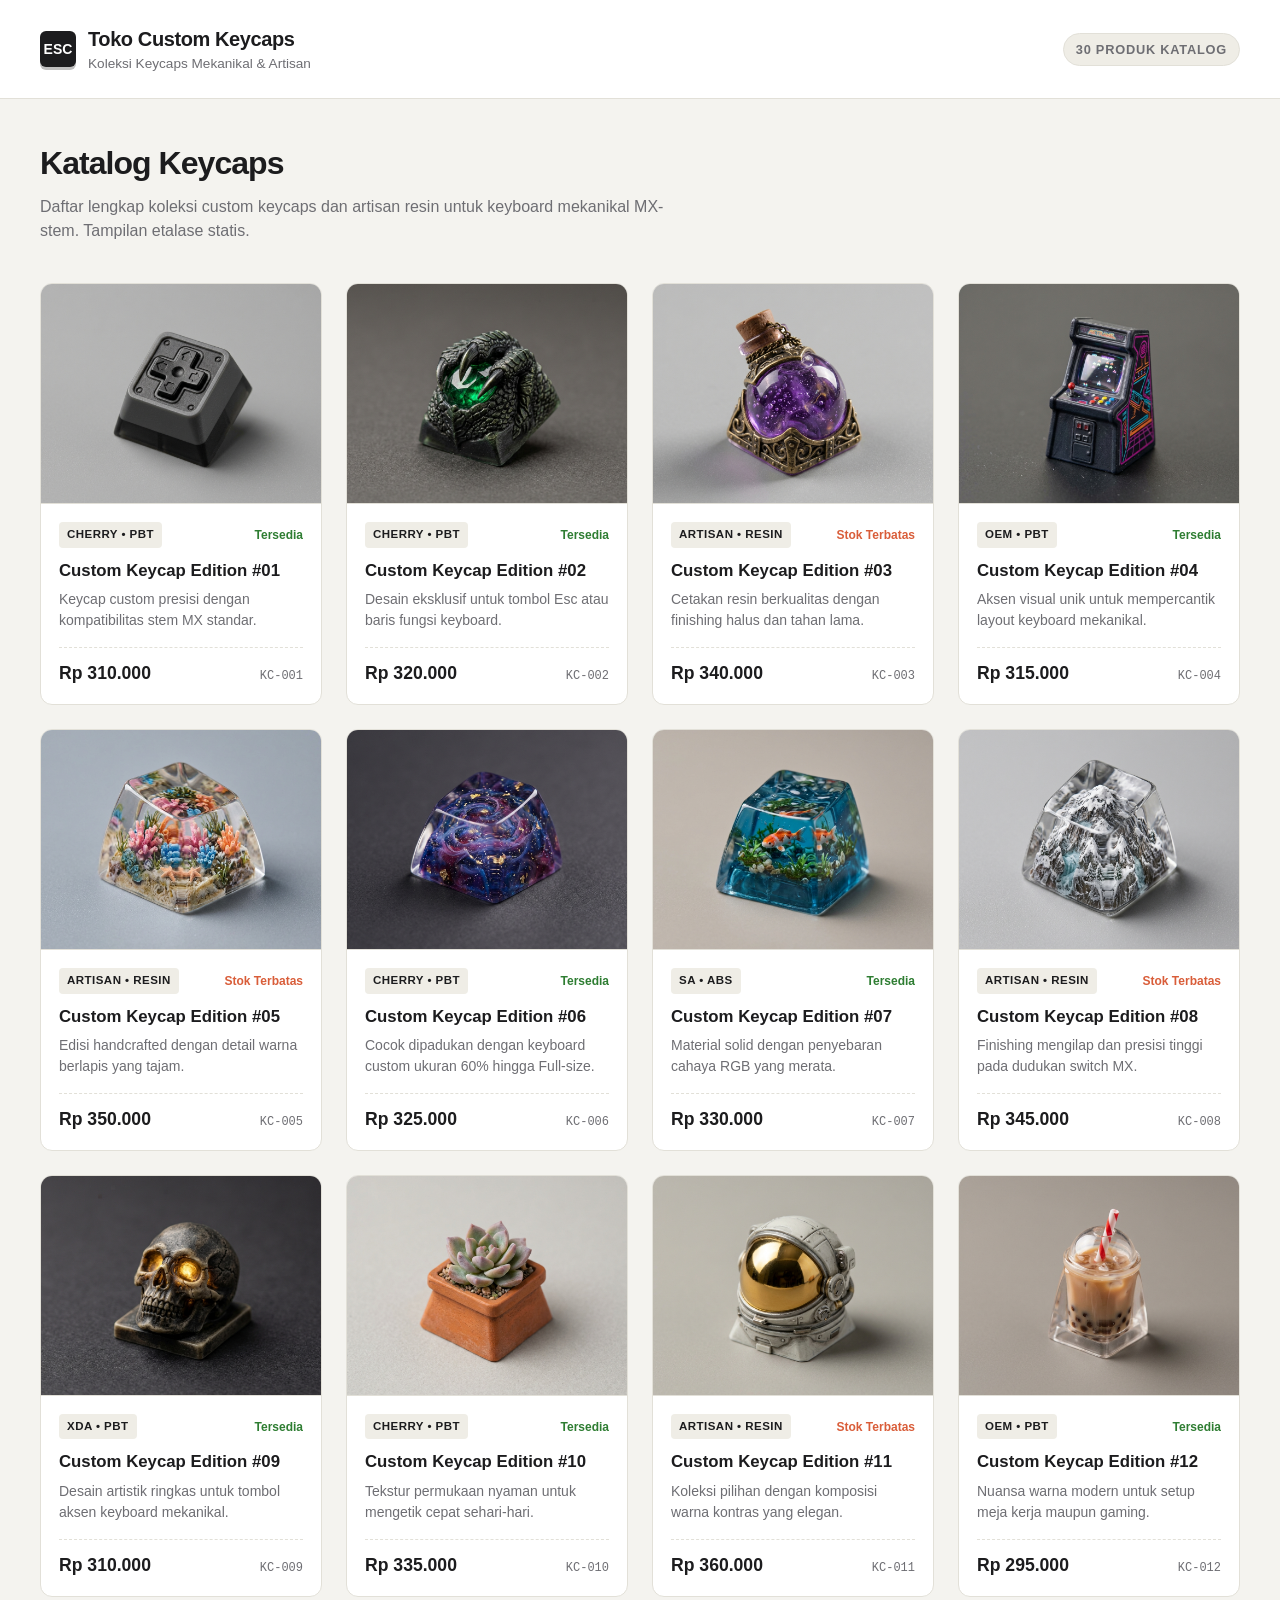
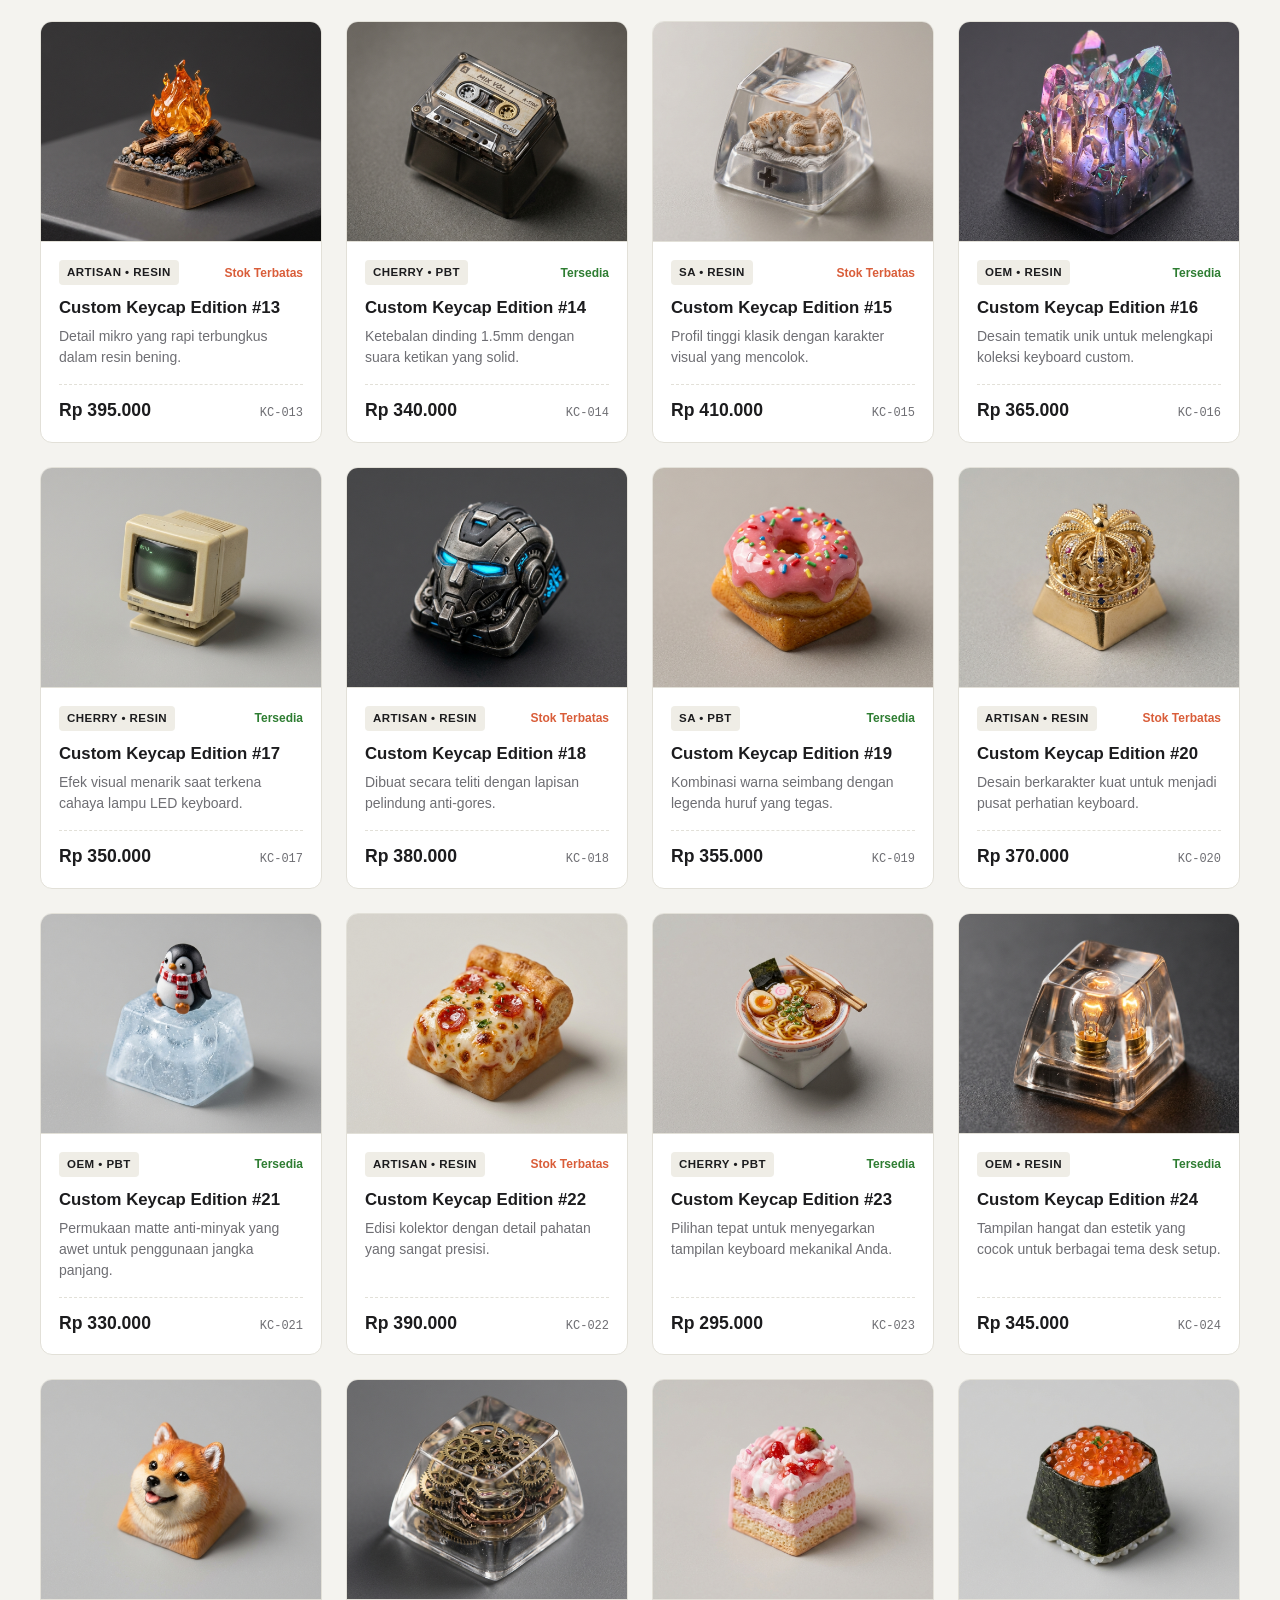
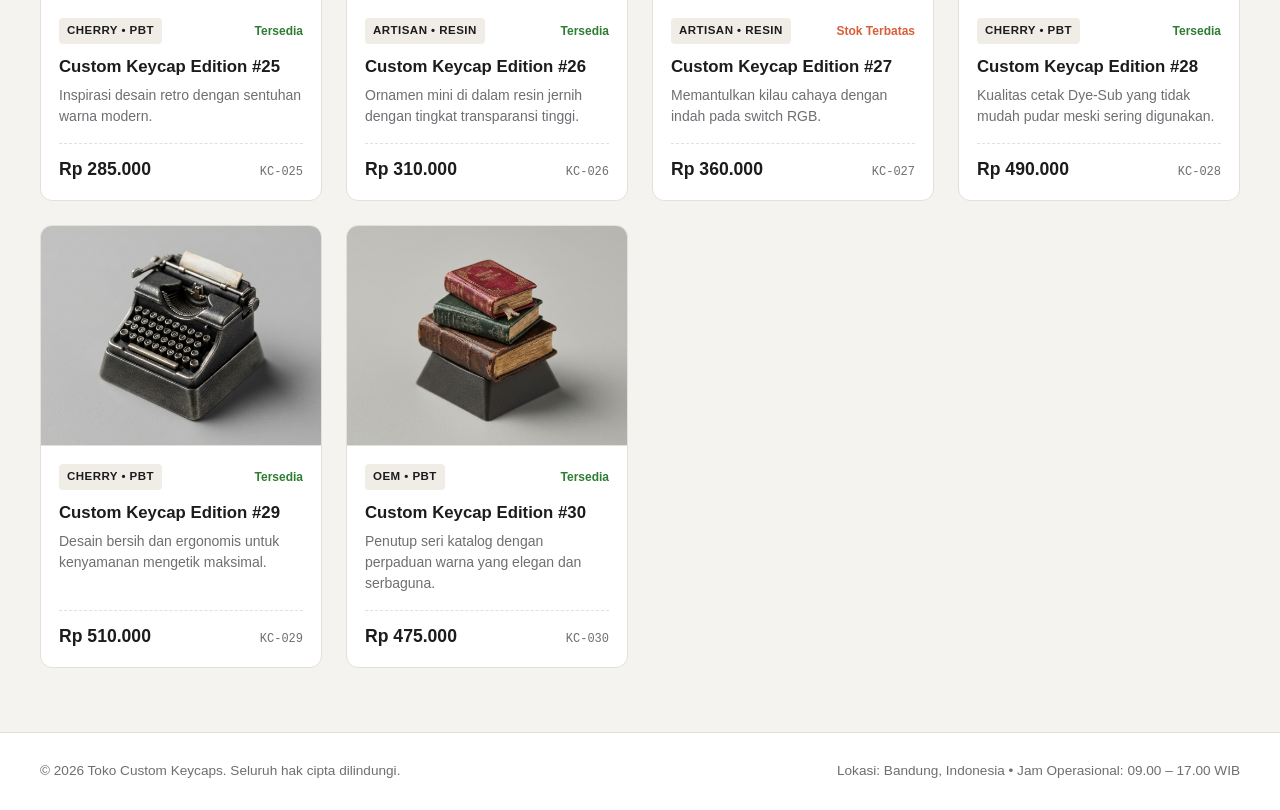
<file: tokojadi.html>
<!DOCTYPE html>
<html lang="id">
<head>
  <meta charset="UTF-8" />
  <meta name="viewport" content="width=device-width, initial-scale=1.0" />
  <title>Katalog — Toko Custom Keycaps</title>
  <style>
    :root {
      --bg: #f4f3ef;
      --surface: #ffffff;
      --text: #1c1c1e;
      --muted: #6e6e73;
      --border: #e2e0d8;
      --accent: #d95d39;
      --tag-bg: #efede6;
    }

    * {
      box-sizing: border-box;
      margin: 0;
      padding: 0;
    }

    body {
      font-family: -apple-system, BlinkMacSystemFont, "Segoe UI", Roboto, Helvetica, Arial, sans-serif;
      background-color: var(--bg);
      color: var(--text);
      line-height: 1.5;
    }

    header {
      background-color: var(--surface);
      border-bottom: 1px solid var(--border);
      padding: 24px 20px;
    }

    .container {
      max-width: 1200px;
      margin: 0 auto;
    }

    .header-inner {
      display: flex;
      justify-content: space-between;
      align-items: center;
      flex-wrap: wrap;
      gap: 12px;
    }

    .brand {
      display: flex;
      align-items: center;
      gap: 12px;
    }

    .brand-icon {
      width: 36px;
      height: 36px;
      background-color: var(--text);
      color: var(--surface);
      border-radius: 6px;
      display: grid;
      place-items: center;
      font-weight: 700;
      font-size: 14px;
      box-shadow: 0 3px 0 #00000040;
    }

    .brand-title {
      font-size: 1.25rem;
      font-weight: 700;
      letter-spacing: -0.02em;
    }

    .brand-sub {
      font-size: 0.85rem;
      color: var(--muted);
    }

    .catalog-badge {
      font-size: 0.8rem;
      font-weight: 600;
      text-transform: uppercase;
      letter-spacing: 0.06em;
      padding: 6px 12px;
      background-color: var(--tag-bg);
      border: 1px solid var(--border);
      border-radius: 999px;
      color: var(--muted);
    }

    .intro {
      padding: 40px 20px 24px;
    }

    .intro h1 {
      font-size: 2rem;
      font-weight: 800;
      letter-spacing: -0.03em;
      margin-bottom: 8px;
    }

    .intro p {
      color: var(--muted);
      max-width: 640px;
      font-size: 1rem;
    }

    .catalog-section {
      padding: 16px 20px 64px;
    }

    .catalog-grid {
      display: grid;
      grid-template-columns: repeat(auto-fill, minmax(260px, 1fr));
      gap: 24px;
    }

    .card {
      background-color: var(--surface);
      border: 1px solid var(--border);
      border-radius: 12px;
      overflow: hidden;
      display: flex;
      flex-direction: column;
    }

    .card-visual {
      height: 220px;
      background-color: #faf9f6;
      border-bottom: 1px solid var(--border);
      overflow: hidden;
    }

    .card-visual img {
      width: 100%;
      height: 100%;
      object-fit: cover;
      display: block;
    }

    .card-body {
      padding: 18px;
      display: flex;
      flex-direction: column;
      flex-grow: 1;
    }

    .card-meta {
      display: flex;
      justify-content: space-between;
      align-items: center;
      margin-bottom: 10px;
      gap: 8px;
    }

    .profile-tag {
      font-size: 0.72rem;
      font-weight: 600;
      text-transform: uppercase;
      letter-spacing: 0.04em;
      background-color: var(--tag-bg);
      color: var(--text);
      padding: 4px 8px;
      border-radius: 4px;
    }

    .stock-status {
      font-size: 0.75rem;
      font-weight: 600;
      color: #2e7d32;
    }

    .stock-status.limited {
      color: var(--accent);
    }

    .card-title {
      font-size: 1.05rem;
      font-weight: 700;
      margin-bottom: 6px;
    }

    .card-desc {
      font-size: 0.875rem;
      color: var(--muted);
      margin-bottom: 16px;
      flex-grow: 1;
    }

    .card-footer {
      padding-top: 12px;
      border-top: 1px dashed var(--border);
      display: flex;
      justify-content: space-between;
      align-items: baseline;
    }

    .price {
      font-size: 1.1rem;
      font-weight: 800;
      color: var(--text);
    }

    .sku {
      font-size: 0.75rem;
      color: var(--muted);
      font-family: ui-monospace, SFMono-Regular, Menlo, monospace;
    }

    footer {
      background-color: var(--surface);
      border-top: 1px solid var(--border);
      padding: 28px 20px;
      color: var(--muted);
      font-size: 0.85rem;
    }

    .footer-inner {
      display: flex;
      justify-content: space-between;
      flex-wrap: wrap;
      gap: 12px;
    }
  </style>
</head>
<body>

  <header>
    <div class="container header-inner">
      <div class="brand">
        <div class="brand-icon">ESC</div>
        <div>
          <div class="brand-title">Toko Custom Keycaps</div>
          <div class="brand-sub">Koleksi Keycaps Mekanikal &amp; Artisan</div>
        </div>
      </div>
      <div class="catalog-badge">30 Produk Katalog</div>
    </div>
  </header>

  <main>
    <section class="intro">
      <div class="container">
        <h1>Katalog Keycaps</h1>
        <p>Daftar lengkap koleksi custom keycaps dan artisan resin untuk keyboard mekanikal MX-stem. Tampilan etalase statis.</p>
      </div>
    </section>

    <section class="catalog-section">
      <div class="container">
        <div id="catalog-grid" class="catalog-grid">
          <!-- Item katalog dirender oleh JavaScript standar -->
        </div>
      </div>
    </section>
  </main>

  <footer>
    <div class="container footer-inner">
      <div>&copy; <span id="year"></span> Toko Custom Keycaps. Seluruh hak cipta dilindungi.</div>
      <div>Lokasi: Bandung, Indonesia &bull; Jam Operasional: 09.00 – 17.00 WIB</div>
    </div>
  </footer>

  <script>
    const folder = "Keycaps/";

    const products = [
      { sku: "KC-001", img: "1.jpg", name: "Custom Keycap Edition #01", profile: "Cherry • PBT", stock: "Tersedia", limited: false, price: "Rp 310.000", desc: "Keycap custom presisi dengan kompatibilitas stem MX standar." },
      { sku: "KC-002", img: "2.jpg", name: "Custom Keycap Edition #02", profile: "Cherry • PBT", stock: "Tersedia", limited: false, price: "Rp 320.000", desc: "Desain eksklusif untuk tombol Esc atau baris fungsi keyboard." },
      { sku: "KC-003", img: "3.jpg", name: "Custom Keycap Edition #03", profile: "Artisan • Resin", stock: "Stok Terbatas", limited: true, price: "Rp 340.000", desc: "Cetakan resin berkualitas dengan finishing halus dan tahan lama." },
      { sku: "KC-004", img: "4.jpg", name: "Custom Keycap Edition #04", profile: "OEM • PBT", stock: "Tersedia", limited: false, price: "Rp 315.000", desc: "Aksen visual unik untuk mempercantik layout keyboard mekanikal." },
      { sku: "KC-005", img: "5.jpg", name: "Custom Keycap Edition #05", profile: "Artisan • Resin", stock: "Stok Terbatas", limited: true, price: "Rp 350.000", desc: "Edisi handcrafted dengan detail warna berlapis yang tajam." },
      { sku: "KC-006", img: "6.jpg", name: "Custom Keycap Edition #06", profile: "Cherry • PBT", stock: "Tersedia", limited: false, price: "Rp 325.000", desc: "Cocok dipadukan dengan keyboard custom ukuran 60% hingga Full-size." },
      { sku: "KC-007", img: "7.jpg", name: "Custom Keycap Edition #07", profile: "SA • ABS", stock: "Tersedia", limited: false, price: "Rp 330.000", desc: "Material solid dengan penyebaran cahaya RGB yang merata." },
      { sku: "KC-008", img: "8.jpg", name: "Custom Keycap Edition #08", profile: "Artisan • Resin", stock: "Stok Terbatas", limited: true, price: "Rp 345.000", desc: "Finishing mengilap dan presisi tinggi pada dudukan switch MX." },
      { sku: "KC-009", img: "9.jpg", name: "Custom Keycap Edition #09", profile: "XDA • PBT", stock: "Tersedia", limited: false, price: "Rp 310.000", desc: "Desain artistik ringkas untuk tombol aksen keyboard mekanikal." },
      { sku: "KC-010", img: "10.jpg", name: "Custom Keycap Edition #10", profile: "Cherry • PBT", stock: "Tersedia", limited: false, price: "Rp 335.000", desc: "Tekstur permukaan nyaman untuk mengetik cepat sehari-hari." },
      { sku: "KC-011", img: "11.jpg", name: "Custom Keycap Edition #11", profile: "Artisan • Resin", stock: "Stok Terbatas", limited: true, price: "Rp 360.000", desc: "Koleksi pilihan dengan komposisi warna kontras yang elegan." },
      { sku: "KC-012", img: "12.jpg", name: "Custom Keycap Edition #12", profile: "OEM • PBT", stock: "Tersedia", limited: false, price: "Rp 295.000", desc: "Nuansa warna modern untuk setup meja kerja maupun gaming." },
      { sku: "KC-013", img: "13.jpg", name: "Custom Keycap Edition #13", profile: "Artisan • Resin", stock: "Stok Terbatas", limited: true, price: "Rp 395.000", desc: "Detail mikro yang rapi terbungkus dalam resin bening." },
      { sku: "KC-014", img: "14.jpg", name: "Custom Keycap Edition #14", profile: "Cherry • PBT", stock: "Tersedia", limited: false, price: "Rp 340.000", desc: "Ketebalan dinding 1.5mm dengan suara ketikan yang solid." },
      { sku: "KC-015", img: "15.jpg", name: "Custom Keycap Edition #15", profile: "SA • Resin", stock: "Stok Terbatas", limited: true, price: "Rp 410.000", desc: "Profil tinggi klasik dengan karakter visual yang mencolok." },
      { sku: "KC-016", img: "16.jpg", name: "Custom Keycap Edition #16", profile: "OEM • Resin", stock: "Tersedia", limited: false, price: "Rp 365.000", desc: "Desain tematik unik untuk melengkapi koleksi keyboard custom." },
      { sku: "KC-017", img: "17.jpg", name: "Custom Keycap Edition #17", profile: "Cherry • Resin", stock: "Tersedia", limited: false, price: "Rp 350.000", desc: "Efek visual menarik saat terkena cahaya lampu LED keyboard." },
      { sku: "KC-018", img: "18.jpg", name: "Custom Keycap Edition #18", profile: "Artisan • Resin", stock: "Stok Terbatas", limited: true, price: "Rp 380.000", desc: "Dibuat secara teliti dengan lapisan pelindung anti-gores." },
      { sku: "KC-019", img: "19.jpg", name: "Custom Keycap Edition #19", profile: "SA • PBT", stock: "Tersedia", limited: false, price: "Rp 355.000", desc: "Kombinasi warna seimbang dengan legenda huruf yang tegas." },
      { sku: "KC-020", img: "20.jpg", name: "Custom Keycap Edition #20", profile: "Artisan • Resin", stock: "Stok Terbatas", limited: true, price: "Rp 370.000", desc: "Desain berkarakter kuat untuk menjadi pusat perhatian keyboard." },
      { sku: "KC-021", img: "21.jpg", name: "Custom Keycap Edition #21", profile: "OEM • PBT", stock: "Tersedia", limited: false, price: "Rp 330.000", desc: "Permukaan matte anti-minyak yang awet untuk penggunaan jangka panjang." },
      { sku: "KC-022", img: "22.jpg", name: "Custom Keycap Edition #22", profile: "Artisan • Resin", stock: "Stok Terbatas", limited: true, price: "Rp 390.000", desc: "Edisi kolektor dengan detail pahatan yang sangat presisi." },
      { sku: "KC-023", img: "23.jpg", name: "Custom Keycap Edition #23", profile: "Cherry • PBT", stock: "Tersedia", limited: false, price: "Rp 295.000", desc: "Pilihan tepat untuk menyegarkan tampilan keyboard mekanikal Anda." },
      { sku: "KC-024", img: "24.jpg", name: "Custom Keycap Edition #24", profile: "OEM • Resin", stock: "Tersedia", limited: false, price: "Rp 345.000", desc: "Tampilan hangat dan estetik yang cocok untuk berbagai tema desk setup." },
      { sku: "KC-025", img: "25.jpg", name: "Custom Keycap Edition #25", profile: "Cherry • PBT", stock: "Tersedia", limited: false, price: "Rp 285.000", desc: "Inspirasi desain retro dengan sentuhan warna modern." },
      { sku: "KC-026", img: "26.jpg", name: "Custom Keycap Edition #26", profile: "Artisan • Resin", stock: "Tersedia", limited: false, price: "Rp 310.000", desc: "Ornamen mini di dalam resin jernih dengan tingkat transparansi tinggi." },
      { sku: "KC-027", img: "27.jpg", name: "Custom Keycap Edition #27", profile: "Artisan • Resin", stock: "Stok Terbatas", limited: true, price: "Rp 360.000", desc: "Memantulkan kilau cahaya dengan indah pada switch RGB." },
      { sku: "KC-028", img: "28.jpg", name: "Custom Keycap Edition #28", profile: "Cherry • PBT", stock: "Tersedia", limited: false, price: "Rp 490.000", desc: "Kualitas cetak Dye-Sub yang tidak mudah pudar meski sering digunakan." },
      { sku: "KC-029", img: "29.jpg", name: "Custom Keycap Edition #29", profile: "Cherry • PBT", stock: "Tersedia", limited: false, price: "Rp 510.000", desc: "Desain bersih dan ergonomis untuk kenyamanan mengetik maksimal." },
      { sku: "KC-030", img: "30.jpg", name: "Custom Keycap Edition #30", profile: "OEM • PBT", stock: "Tersedia", limited: false, price: "Rp 475.000", desc: "Penutup seri katalog dengan perpaduan warna yang elegan dan serbaguna." }
    ];

    const grid = document.getElementById("catalog-grid");
    grid.innerHTML = products.map((item) => `
      <article class="card">
        <div class="card-visual">
          <img src="${folder}${item.img}" alt="${item.name}" loading="lazy" />
        </div>
        <div class="card-body">
          <div class="card-meta">
            <span class="profile-tag">${item.profile}</span>
            <span class="stock-status ${item.limited ? "limited" : ""}">${item.stock}</span>
          </div>
          <h2 class="card-title">${item.name}</h2>
          <p class="card-desc">${item.desc}</p>
          <div class="card-footer">
            <span class="price">${item.price}</span>
            <span class="sku">${item.sku}</span>
          </div>
        </div>
      </article>
    `).join("");

    document.getElementById("year").textContent = new Date().getFullYear();
  </script>
</body>
</html>
</file>
<file: style.css>
/* =========================================================
   TOKO CUSTOM KEYCAPS — "RGB NIGHT DESK"
   Konsep: meja setup malam hari. Latar gelap dengan aurora,
   keycap 3D yang menyala, border RGB berputar, switch yang
   "klik", dan layar LCD hijau.
   ========================================================= */

@import url("https://fonts.googleapis.com/css2?family=Unbounded:wght@500;700;900&family=Space+Grotesk:wght@400;500;700&family=JetBrains+Mono:wght@400;700&family=Tilt+Neon&display=swap");

/* sudut animasi untuk border RGB berputar */
@property --a {
  syntax: "<angle>";
  inherits: false;
  initial-value: 0deg;
}

:root {
  /* Dasar */
  --bg: #08080e;
  --bg-2: #0f0f18;
  --surface: rgba(255, 255, 255, 0.045);
  --surface-2: rgba(255, 255, 255, 0.08);
  --line: rgba(255, 255, 255, 0.1);
  --line-2: rgba(255, 255, 255, 0.18);
  --text: #f3f1ff;
  --text-soft: #c4c1d9;
  --muted: #8d89a6;

  /* Neon RGB */
  --n-pink: #ff2e88;
  --n-amber: #ffc53d;
  --n-green: #3dffa0;
  --n-cyan: #22e4ff;
  --n-violet: #8b5cff;
  --n-red: #ff4560;
  --lcd: #b6ff6e;

  --rgb: linear-gradient(90deg, var(--n-pink), var(--n-amber), var(--n-green), var(--n-cyan), var(--n-violet), var(--n-pink));
  --rgb-conic: conic-gradient(from var(--a), var(--n-pink), var(--n-amber), var(--n-green), var(--n-cyan), var(--n-violet), var(--n-pink));

  /* Bentuk */
  --radius: 18px;
  --radius-sm: 12px;
  --skirt: #1a1928;
  --skirt-2: #24223a;

  /* Tipografi */
  --font-body: "Space Grotesk", system-ui, sans-serif;
  --font-display: "Unbounded", "Space Grotesk", sans-serif;
  --font-mono: "JetBrains Mono", ui-monospace, monospace;

  --ease-press: cubic-bezier(0.3, 1.6, 0.5, 1);
  --ease-out: cubic-bezier(0.16, 1, 0.3, 1);

  /* alias untuk kode lama yang memakai var(--muted) dsb. */
  --paper: var(--bg);
  --ink: var(--text);
}

/* ---------- Reset & dasar ---------- */
*,
*::before,
*::after {
  box-sizing: border-box;
}

html {
  scroll-behavior: smooth;
  background: var(--bg);
}

body {
  position: relative;
  margin: 0;
  min-height: 100vh;
  display: flex;
  flex-direction: column;
  font-family: var(--font-body);
  color: var(--text);
  line-height: 1.6;
  -webkit-font-smoothing: antialiased;
  overflow-x: hidden;
}

/* aurora RGB yang bergerak pelan di belakang semua konten */
body::before {
  content: "";
  position: fixed;
  inset: -20vmax;
  z-index: -2;
  background:
    radial-gradient(38vmax 38vmax at 15% 20%, var(--au1, rgba(255, 46, 136, 0.22)), transparent 60%),
    radial-gradient(34vmax 34vmax at 85% 15%, var(--au2, rgba(34, 228, 255, 0.18)), transparent 60%),
    radial-gradient(40vmax 40vmax at 70% 85%, var(--au3, rgba(139, 92, 255, 0.22)), transparent 60%),
    radial-gradient(30vmax 30vmax at 20% 90%, var(--au4, rgba(61, 255, 160, 0.12)), transparent 60%);
  filter: blur(20px);
  animation: aurora 26s ease-in-out infinite alternate;
  pointer-events: none;
}

/* grid lantai neon + titik halus */
body::after {
  content: "";
  position: fixed;
  inset: 0;
  z-index: -1;
  background-image:
    linear-gradient(rgba(255, 255, 255, 0.035) 1px, transparent 1px),
    linear-gradient(90deg, rgba(255, 255, 255, 0.035) 1px, transparent 1px);
  background-size: 48px 48px;
  -webkit-mask-image: radial-gradient(ellipse at 50% 0%, #000 20%, transparent 75%);
  mask-image: radial-gradient(ellipse at 50% 0%, #000 20%, transparent 75%);
  pointer-events: none;
}

@keyframes aurora {
  0% { transform: translate3d(0, 0, 0) rotate(0deg) scale(1); }
  50% { transform: translate3d(4vmax, -3vmax, 0) rotate(12deg) scale(1.08); }
  100% { transform: translate3d(-3vmax, 3vmax, 0) rotate(-8deg) scale(1); }
}

@keyframes spin {
  to { --a: 360deg; }
}

@keyframes rgb-flow {
  to { background-position: 200% 50%; }
}

main {
  flex: 1;
}

img {
  max-width: 100%;
  display: block;
}

a {
  color: inherit;
}

::selection {
  background: var(--n-pink);
  color: #fff;
}

.container {
  width: min(1240px, 100% - 2.5rem);
  margin-inline: auto;
}

code {
  font-family: var(--font-mono);
  font-size: 0.86em;
  padding: 0.12rem 0.45rem;
  color: var(--n-cyan);
  background: rgba(34, 228, 255, 0.1);
  border: 1px solid rgba(34, 228, 255, 0.25);
  border-radius: 6px;
}

/* =========================================================
   TOPBAR (dirender app.js)
   ========================================================= */
#site-topbar {
  position: sticky;
  top: 0;
  z-index: 50;
  background: rgba(8, 8, 14, 0.62);
  -webkit-backdrop-filter: blur(18px) saturate(1.4);
  backdrop-filter: blur(18px) saturate(1.4);
  border-bottom: 1px solid var(--line);
}

/* garis underglow RGB yang mengalir */
#site-topbar::after {
  content: "";
  position: absolute;
  left: 0;
  right: 0;
  bottom: -1px;
  height: 2px;
  background: var(--rgb);
  background-size: 200% 100%;
  animation: rgb-flow 6s linear infinite;
  box-shadow: 0 0 18px rgba(139, 92, 255, 0.7);
}

#site-topbar .header-inner {
  display: flex;
  align-items: center;
  justify-content: space-between;
  gap: 1rem;
  flex-wrap: wrap;
  padding-block: 0.85rem;
}

#site-topbar a {
  text-decoration: none;
  color: var(--text);
}

#site-topbar a.brand {
  display: flex;
  align-items: center;
  gap: 0.85rem;
}

/* ikon ESC = keycap menyala */
.brand-icon {
  position: relative;
  display: grid;
  place-items: center;
  width: 48px;
  height: 48px;
  flex-shrink: 0;
  font-family: var(--font-mono);
  font-size: 0.74rem;
  font-weight: 700;
  color: #fff;
  background: linear-gradient(160deg, #2c2a44, #15141f);
  border: 1px solid var(--line-2);
  border-radius: 12px;
  box-shadow:
    inset 0 1px 0 rgba(255, 255, 255, 0.18),
    inset 0 -6px 0 rgba(0, 0, 0, 0.45),
    0 4px 0 var(--skirt),
    0 0 22px rgba(255, 46, 136, 0.45);
  text-shadow: 0 0 10px var(--n-pink);
  transition: transform 0.35s var(--ease-press);
}

.brand-icon::after {
  content: "";
  position: absolute;
  inset: -2px;
  z-index: -1;
  border-radius: 14px;
  background: var(--rgb-conic);
  filter: blur(8px);
  opacity: 0.7;
  animation: spin 5s linear infinite;
}

#site-topbar a.brand:hover .brand-icon {
  transform: translateY(-3px) rotate(-8deg);
}

.brand-title {
  font-family: var(--font-display);
  font-weight: 700;
  font-size: 1rem;
  line-height: 1.15;
  letter-spacing: -0.01em;
}

.brand-sub {
  font-size: 0.74rem;
  color: var(--muted);
}

#site-topbar .topbar-nav {
  display: flex;
  align-items: center;
  gap: 0.35rem;
  flex-wrap: wrap;
  padding: 0.3rem;
  background: rgba(255, 255, 255, 0.04);
  border: 1px solid var(--line);
  border-radius: 999px;
}

#site-topbar .nav-link {
  position: relative;
  display: inline-flex;
  align-items: center;
  gap: 0.45rem;
  padding: 0.5rem 1rem;
  font-size: 0.88rem;
  font-weight: 500;
  color: var(--text-soft);
  border-radius: 999px;
  transition: color 0.2s ease, background 0.2s ease;
}

#site-topbar .nav-link:hover {
  color: #fff;
  background: var(--surface-2);
}

#site-topbar .nav-link.active {
  color: #fff;
  background: linear-gradient(135deg, rgba(255, 46, 136, 0.9), rgba(139, 92, 255, 0.9));
  box-shadow: 0 0 20px rgba(255, 46, 136, 0.45), inset 0 1px 0 rgba(255, 255, 255, 0.25);
}

.cart-badge {
  display: inline-grid;
  place-items: center;
  min-width: 1.35rem;
  height: 1.35rem;
  padding: 0 0.35rem;
  font-family: var(--font-mono);
  font-size: 0.7rem;
  font-weight: 700;
  color: #0b0b12;
  background: var(--n-green);
  border-radius: 999px;
  box-shadow: 0 0 12px rgba(61, 255, 160, 0.8);
}

/* =========================================================
   HERO / INTRO
   ========================================================= */
.intro {
  position: relative;
  padding: 5rem 0 3rem;
  overflow: hidden;
  perspective: 900px;
}

/* keycap 3D melayang dengan legenda */
.intro::before,
.intro::after {
  position: absolute;
  z-index: 0;
  display: grid;
  place-items: center;
  font-family: var(--font-mono);
  font-weight: 700;
  color: #fff;
  border: 1px solid var(--line-2);
  pointer-events: none;
  transform-style: preserve-3d;
}

.intro::before {
  content: "ESC";
  top: 2.2rem;
  right: 6%;
  width: 118px;
  height: 118px;
  font-size: 1.1rem;
  border-radius: 24px;
  background: linear-gradient(160deg, #ff5fa6, #c2185b 70%);
  box-shadow:
    inset 0 2px 0 rgba(255, 255, 255, 0.4),
    inset 0 -14px 0 rgba(0, 0, 0, 0.3),
    0 12px 0 #6b0f36,
    0 30px 60px rgba(255, 46, 136, 0.45);
  text-shadow: 0 2px 0 rgba(0, 0, 0, 0.3);
  animation: cap-float-a 8s ease-in-out infinite;
}

.intro::after {
  content: "↵";
  top: 9.5rem;
  right: 22%;
  width: 78px;
  height: 78px;
  font-size: 1.5rem;
  border-radius: 18px;
  background: linear-gradient(160deg, #5ff1ff, #0097a7 70%);
  box-shadow:
    inset 0 2px 0 rgba(255, 255, 255, 0.45),
    inset 0 -10px 0 rgba(0, 0, 0, 0.28),
    0 9px 0 #00525c,
    0 24px 50px rgba(34, 228, 255, 0.45);
  animation: cap-float-b 9s ease-in-out infinite;
}

@keyframes cap-float-a {
  0%, 100% { transform: translateY(0) rotateX(18deg) rotateY(-22deg) rotateZ(10deg); }
  50% { transform: translateY(-18px) rotateX(8deg) rotateY(-6deg) rotateZ(4deg); }
}

@keyframes cap-float-b {
  0%, 100% { transform: translateY(0) rotateX(14deg) rotateY(20deg) rotateZ(-12deg); }
  50% { transform: translateY(-14px) rotateX(24deg) rotateY(8deg) rotateZ(-4deg); }
}

.intro .container {
  position: relative;
  z-index: 1;
}

/* keycap ketiga kecil (violet) */
.intro .container::before {
  content: "K";
  position: absolute;
  top: -2.4rem;
  right: 36%;
  display: grid;
  place-items: center;
  width: 52px;
  height: 52px;
  font-family: var(--font-mono);
  font-weight: 700;
  color: #fff;
  border-radius: 14px;
  background: linear-gradient(160deg, #a98bff, #5b2fd6 70%);
  box-shadow: inset 0 -7px 0 rgba(0, 0, 0, 0.3), 0 6px 0 #2e1675, 0 18px 36px rgba(139, 92, 255, 0.5);
  animation: cap-float-b 7s ease-in-out infinite reverse;
  pointer-events: none;
}

.intro-top {
  display: flex;
  align-items: flex-end;
  justify-content: space-between;
  gap: 1.8rem;
  flex-wrap: wrap;
  margin-bottom: 2.4rem;
}

.intro h1 {
  margin: 0 0 1rem;
  font-family: var(--font-display);
  font-weight: 900;
  font-size: clamp(2.6rem, 8vw, 6.2rem);
  line-height: 0.92;
  letter-spacing: -0.04em;
  text-transform: uppercase;
  background: linear-gradient(90deg, #fff 0%, #fff 30%, var(--n-pink) 45%, var(--n-amber) 55%, var(--n-cyan) 65%, #fff 80%, #fff 100%);
  background-size: 250% 100%;
  -webkit-background-clip: text;
  background-clip: text;
  color: transparent;
  animation: title-sheen 7s ease-in-out infinite;
  filter: drop-shadow(0 0 28px rgba(139, 92, 255, 0.35));
}

@keyframes title-sheen {
  0%, 100% { background-position: 100% 50%; }
  50% { background-position: 0% 50%; }
}

.intro p {
  margin: 0;
  max-width: 36rem;
  font-size: 1.1rem;
  color: var(--text-soft);
}

.intro p::before {
  content: "> ";
  font-family: var(--font-mono);
  font-weight: 700;
  color: var(--n-green);
  text-shadow: 0 0 10px var(--n-green);
}

/* kursor terminal berkedip */
.intro p::after {
  content: "";
  display: inline-block;
  width: 0.55em;
  height: 1.05em;
  margin-left: 0.25em;
  vertical-align: -0.15em;
  background: var(--n-green);
  box-shadow: 0 0 10px var(--n-green);
  animation: blink 1s steps(2, start) infinite;
}

@keyframes blink {
  to { opacity: 0; }
}

/* badge jumlah produk = layar LED kecil */
.catalog-badge {
  position: relative;
  display: inline-flex;
  align-items: center;
  gap: 0.6rem;
  padding: 0.9rem 1.3rem;
  font-family: var(--font-mono);
  font-size: 0.84rem;
  font-weight: 700;
  text-transform: uppercase;
  letter-spacing: 0.08em;
  white-space: nowrap;
  color: var(--lcd);
  background: rgba(10, 18, 8, 0.85);
  background-image: repeating-linear-gradient(to bottom, rgba(182, 255, 110, 0.06) 0 2px, transparent 2px 4px);
  border: 1px solid rgba(182, 255, 110, 0.35);
  border-radius: var(--radius-sm);
  box-shadow: inset 0 0 22px rgba(182, 255, 110, 0.12), 0 0 26px rgba(182, 255, 110, 0.15);
  text-shadow: 0 0 8px rgba(182, 255, 110, 0.8);
}

.catalog-badge::before {
  content: "";
  width: 8px;
  height: 8px;
  border-radius: 50%;
  background: var(--lcd);
  box-shadow: 0 0 10px var(--lcd);
  animation: blink 1.4s steps(2, start) infinite;
}

/* ---------- Tombol ke simulator (index) ---------- */
.intro-actions {
  display: flex;
  align-items: center;
  gap: 0.9rem;
  flex-wrap: wrap;
}

.btn-qris {
  position: relative;
  isolation: isolate;
  display: inline-flex;
  align-items: center;
  gap: 0.65rem;
  padding: 0.9rem 1.3rem;
  font-family: var(--font-mono);
  font-size: 0.84rem;
  font-weight: 700;
  letter-spacing: 0.06em;
  text-transform: uppercase;
  text-decoration: none;
  white-space: nowrap;
  color: #fff;
  border: 2px solid transparent;
  border-radius: var(--radius-sm);
  background:
    linear-gradient(var(--bg-2), var(--bg-2)) padding-box,
    var(--rgb-conic) border-box;
  animation: spin 4s linear infinite;
  transition: transform 0.15s var(--ease-press);
}

.btn-qris::after {
  content: "";
  position: absolute;
  inset: -6px;
  z-index: -1;
  border-radius: inherit;
  background: var(--rgb-conic);
  filter: blur(14px);
  opacity: 0.45;
  animation: spin 4s linear infinite;
  transition: opacity 0.2s ease;
}

.btn-qris:hover {
  transform: translateY(-2px);
}

.btn-qris:hover::after {
  opacity: 0.85;
}

.btn-qris:active {
  transform: translateY(2px) scale(0.98);
}

.btn-qris-icon {
  width: 22px;
  height: 22px;
  border-radius: 5px;
  background: #fff url("data:image/svg+xml,%3Csvg xmlns='http://www.w3.org/2000/svg' viewBox='0 0 21 21' shape-rendering='crispEdges'%3E%3Cpath fill='%2308080e' d='M0 0h7v7H0zM14 0h7v7h-7zM0 14h7v7H0zM8 2h2v3H8zM9 8h3v3H9zM14 9h3v2h-3zM8 14h2v2H8zM12 13h2v4h-2zM16 15h3v2h-3zM14 19h5v2h-5zM2 9h4v2H2z'/%3E%3Cpath fill='%23fff' d='M1 1h5v5H1zM15 1h5v5h-5zM1 15h5v5H1z'/%3E%3Cpath fill='%2308080e' d='M2 2h3v3H2zM16 2h3v3h-3zM2 16h3v3H2z'/%3E%3C/svg%3E") center / 16px no-repeat;
}

/* =========================================================
   FILTER BAR = casing keyboard dengan underglow
   ========================================================= */
.filter-bar {
  position: relative;
  display: grid;
  grid-template-columns: 1fr auto auto;
  gap: 0.75rem;
  padding: 0.85rem;
  background: linear-gradient(180deg, rgba(40, 38, 60, 0.75), rgba(18, 17, 28, 0.9));
  border: 1px solid var(--line-2);
  border-radius: 22px;
  box-shadow:
    inset 0 1px 0 rgba(255, 255, 255, 0.12),
    0 10px 0 var(--skirt),
    0 30px 60px rgba(0, 0, 0, 0.5);
  -webkit-backdrop-filter: blur(12px);
  backdrop-filter: blur(12px);
}

/* cahaya RGB di bawah casing */
.filter-bar::after {
  content: "";
  position: absolute;
  left: 6%;
  right: 6%;
  bottom: -24px;
  height: 28px;
  z-index: -1;
  background: var(--rgb);
  background-size: 200% 100%;
  filter: blur(22px);
  opacity: 0.75;
  animation: rgb-flow 5s linear infinite;
}

.form-control {
  width: 100%;
  font: inherit;
  font-size: 0.95rem;
  color: var(--text);
  background: rgba(0, 0, 0, 0.35);
  border: 1px solid var(--line-2);
  border-radius: var(--radius-sm);
  padding: 0.85rem 1rem;
  box-shadow: inset 0 2px 6px rgba(0, 0, 0, 0.4);
  outline: none;
  transition: border-color 0.2s ease, box-shadow 0.2s ease, background 0.2s ease;
}

.form-control::placeholder {
  color: var(--muted);
}

.form-control:focus {
  border-color: var(--n-cyan);
  background: rgba(0, 0, 0, 0.5);
  box-shadow: inset 0 2px 6px rgba(0, 0, 0, 0.4), 0 0 0 3px rgba(34, 228, 255, 0.2), 0 0 24px rgba(34, 228, 255, 0.25);
}

.form-control option {
  background: var(--bg-2);
  color: var(--text);
}

.filter-search {
  padding-left: 2.8rem;
  background-image: url("data:image/svg+xml,%3Csvg xmlns='http://www.w3.org/2000/svg' width='18' height='18' fill='none' stroke='%2322e4ff' stroke-width='2.4' stroke-linecap='round'%3E%3Ccircle cx='8' cy='8' r='6'/%3E%3Cpath d='M12.5 12.5L17 17'/%3E%3C/svg%3E");
  background-repeat: no-repeat;
  background-position: 1rem center;
}

.filter-select {
  appearance: none;
  -webkit-appearance: none;
  min-width: 220px;
  padding-right: 2.6rem;
  cursor: pointer;
  font-weight: 500;
  background-image: url("data:image/svg+xml,%3Csvg xmlns='http://www.w3.org/2000/svg' width='12' height='8' fill='none' stroke='%23ff2e88' stroke-width='2.4' stroke-linecap='round'%3E%3Cpath d='M1 1.5l5 5 5-5'/%3E%3C/svg%3E");
  background-repeat: no-repeat;
  background-position: right 1rem center;
}

/* =========================================================
   GRID KATALOG & KARTU KEYCAP 3D
   ========================================================= */
.catalog-section {
  padding: 2.5rem 0 6rem;
}

.catalog-grid {
  display: grid;
  grid-template-columns: repeat(auto-fill, minmax(268px, 1fr));
  gap: 2.4rem 1.7rem;
  perspective: 1400px;
}

.card {
  --cap: var(--n-pink);
  --cap-rgb: 255, 46, 136;
  position: relative;
  isolation: isolate;
  display: flex;
  flex-direction: column;
  border: 1.5px solid transparent;
  border-radius: var(--radius);
  background:
    linear-gradient(180deg, #1a1928, #111019) padding-box,
    linear-gradient(160deg, rgba(255, 255, 255, 0.22), rgba(255, 255, 255, 0.04) 50%, rgba(var(--cap-rgb), 0.5)) border-box;
  box-shadow:
    inset 0 1px 0 rgba(255, 255, 255, 0.08),
    0 10px 0 var(--skirt),
    0 24px 50px rgba(0, 0, 0, 0.55);
  transform-style: preserve-3d;
  transition: transform 0.45s var(--ease-out), box-shadow 0.45s var(--ease-out);
  animation: card-in 0.7s var(--ease-out) both;
}

/* warna neon berganti per kartu */
.card:nth-child(5n + 1) { --cap: var(--n-pink); --cap-rgb: 255, 46, 136; }
.card:nth-child(5n + 2) { --cap: var(--n-cyan); --cap-rgb: 34, 228, 255; }
.card:nth-child(5n + 3) { --cap: var(--n-amber); --cap-rgb: 255, 197, 61; }
.card:nth-child(5n + 4) { --cap: var(--n-violet); --cap-rgb: 139, 92, 255; }
.card:nth-child(5n + 5) { --cap: var(--n-green); --cap-rgb: 61, 255, 160; }

.card:nth-child(1) { animation-delay: 0.03s; }
.card:nth-child(2) { animation-delay: 0.08s; }
.card:nth-child(3) { animation-delay: 0.13s; }
.card:nth-child(4) { animation-delay: 0.18s; }
.card:nth-child(5) { animation-delay: 0.23s; }
.card:nth-child(6) { animation-delay: 0.28s; }
.card:nth-child(7) { animation-delay: 0.33s; }
.card:nth-child(8) { animation-delay: 0.38s; }
.card:nth-child(n + 9) { animation-delay: 0.42s; }

@keyframes card-in {
  from {
    opacity: 0;
    transform: translateY(40px) rotateX(-18deg) scale(0.94);
    filter: blur(6px);
  }
  to {
    opacity: 1;
    transform: none;
    filter: none;
  }
}

/* cincin RGB berputar saat hover */
.card::before {
  content: "";
  position: absolute;
  inset: -2px;
  z-index: -1;
  border-radius: calc(var(--radius) + 2px);
  background: var(--rgb-conic);
  opacity: 0;
  transition: opacity 0.35s ease;
  animation: spin 3.5s linear infinite;
}

/* glow neon di bawah kartu */
.card::after {
  content: "";
  position: absolute;
  left: 10%;
  right: 10%;
  bottom: -30px;
  height: 40px;
  z-index: -2;
  border-radius: 50%;
  background: var(--cap);
  filter: blur(28px);
  opacity: 0.18;
  transition: opacity 0.4s ease;
}

.card:hover {
  transform: translateY(-12px) rotateX(7deg);
  box-shadow:
    inset 0 1px 0 rgba(255, 255, 255, 0.1),
    0 14px 0 var(--skirt),
    0 40px 70px rgba(0, 0, 0, 0.6),
    0 0 40px rgba(var(--cap-rgb), 0.25);
}

.card:hover::before {
  opacity: 1;
}

.card:hover::after {
  opacity: 0.6;
}

/* area foto = permukaan keycap */
.card-visual {
  position: relative;
  aspect-ratio: 4 / 3;
  margin: 10px 10px 0;
  overflow: hidden;
  border-radius: calc(var(--radius) - 6px);
  background:
    radial-gradient(circle at 50% 120%, rgba(var(--cap-rgb), 0.55), transparent 65%),
    radial-gradient(circle at 30% 20%, rgba(255, 255, 255, 0.08), transparent 50%),
    #0c0b13;
  box-shadow: inset 0 0 0 1px rgba(255, 255, 255, 0.06);
}

.card-visual img {
  width: 100%;
  height: 100%;
  object-fit: cover;
  transition: transform 0.7s var(--ease-out), filter 0.5s ease;
  filter: saturate(1.05) contrast(1.03);
}

/* kilau kaca melintas */
.card-visual::before {
  content: "";
  position: absolute;
  inset: 0;
  z-index: 2;
  background: linear-gradient(115deg, transparent 30%, rgba(255, 255, 255, 0.28) 45%, transparent 60%);
  transform: translateX(-120%);
  transition: transform 0.9s var(--ease-out);
  pointer-events: none;
}

/* vignette bawah */
.card-visual::after {
  content: "";
  position: absolute;
  inset: 0;
  z-index: 1;
  background: linear-gradient(180deg, transparent 55%, rgba(8, 8, 14, 0.65));
  pointer-events: none;
}

.card:hover .card-visual img {
  transform: scale(1.1) rotate(1.5deg);
  filter: saturate(1.25) contrast(1.08);
}

.card:hover .card-visual::before {
  transform: translateX(120%);
}

.card-body {
  display: flex;
  flex-direction: column;
  flex: 1;
  gap: 0.6rem;
  padding: 1.05rem 1.15rem 1.25rem;
}

.card-meta {
  display: flex;
  align-items: center;
  justify-content: space-between;
  gap: 0.5rem;
  flex-wrap: wrap;
}

.profile-tag {
  display: inline-block;
  padding: 0.25rem 0.65rem;
  font-family: var(--font-mono);
  font-size: 0.68rem;
  font-weight: 700;
  letter-spacing: 0.06em;
  text-transform: uppercase;
  color: var(--cap);
  background: rgba(var(--cap-rgb), 0.1);
  border: 1px solid rgba(var(--cap-rgb), 0.4);
  border-radius: 999px;
}

.stock-status {
  display: inline-flex;
  align-items: center;
  gap: 0.45rem;
  font-family: var(--font-mono);
  font-size: 0.7rem;
  font-weight: 700;
  color: var(--text-soft);
}

.stock-status::before {
  content: "";
  width: 7px;
  height: 7px;
  border-radius: 50%;
  background: var(--n-green);
  box-shadow: 0 0 10px var(--n-green);
}

.stock-status.limited {
  color: var(--n-amber);
}

.stock-status.limited::before {
  background: var(--n-amber);
  box-shadow: 0 0 12px var(--n-amber);
  animation: blink 0.9s steps(2, start) infinite;
}

.card-title {
  margin: 0.1rem 0 0;
  font-family: var(--font-display);
  font-weight: 700;
  font-size: 1.02rem;
  line-height: 1.25;
  letter-spacing: -0.01em;
}

.card-desc {
  margin: 0;
  font-size: 0.88rem;
  color: var(--muted);
  display: -webkit-box;
  -webkit-line-clamp: 3;
  -webkit-box-orient: vertical;
  overflow: hidden;
}

.card-footer {
  display: flex;
  align-items: center;
  justify-content: space-between;
  gap: 0.5rem;
  margin-top: auto;
  padding-top: 0.85rem;
  border-top: 1px dashed var(--line-2);
}

.price {
  font-family: var(--font-display);
  font-weight: 900;
  font-size: 1.25rem;
  letter-spacing: -0.02em;
  color: #fff;
  text-shadow: 0 0 18px rgba(var(--cap-rgb), 0.65);
}

.sku {
  font-family: var(--font-mono);
  font-size: 0.7rem;
  color: var(--muted);
  padding: 0.2rem 0.5rem;
  background: rgba(255, 255, 255, 0.04);
  border: 1px solid var(--line);
  border-radius: 6px;
}

/* =========================================================
   TOMBOL = SWITCH MEKANIKAL
   ========================================================= */
.btn {
  position: relative;
  display: inline-flex;
  align-items: center;
  justify-content: center;
  gap: 0.5rem;
  font: inherit;
  font-weight: 700;
  font-size: 0.92rem;
  letter-spacing: 0.01em;
  padding: 0.85rem 1.3rem;
  color: var(--text);
  text-decoration: none;
  cursor: pointer;
  user-select: none;
  background: linear-gradient(180deg, #2a2840, #1b1a2a);
  border: 1px solid var(--line-2);
  border-radius: var(--radius-sm);
  box-shadow:
    inset 0 1px 0 rgba(255, 255, 255, 0.14),
    0 5px 0 var(--skirt),
    0 12px 24px rgba(0, 0, 0, 0.4);
  transition:
    transform 0.12s var(--ease-press),
    box-shadow 0.12s ease,
    background 0.2s ease,
    color 0.2s ease,
    border-color 0.2s ease;
}

.btn:hover {
  transform: translateY(-2px);
  border-color: rgba(255, 255, 255, 0.3);
  box-shadow:
    inset 0 1px 0 rgba(255, 255, 255, 0.16),
    0 7px 0 var(--skirt),
    0 16px 30px rgba(0, 0, 0, 0.45);
}

.btn:active {
  transform: translateY(5px);
  box-shadow: inset 0 1px 0 rgba(255, 255, 255, 0.1), 0 0 0 var(--skirt), 0 4px 10px rgba(0, 0, 0, 0.4);
}

.btn:focus-visible {
  outline: 2px solid var(--n-cyan);
  outline-offset: 3px;
}

.btn:disabled,
.btn[disabled] {
  opacity: 0.45;
  cursor: not-allowed;
  transform: none;
}

.btn-primary {
  color: #fff;
  border-color: rgba(255, 255, 255, 0.25);
  background: linear-gradient(135deg, var(--n-pink), var(--n-violet));
  box-shadow:
    inset 0 1px 0 rgba(255, 255, 255, 0.35),
    0 5px 0 #4a1550,
    0 12px 30px rgba(255, 46, 136, 0.35);
}

.btn-primary:hover {
  box-shadow:
    inset 0 1px 0 rgba(255, 255, 255, 0.35),
    0 7px 0 #4a1550,
    0 16px 40px rgba(255, 46, 136, 0.5);
}

.btn-primary:active {
  box-shadow: inset 0 1px 0 rgba(255, 255, 255, 0.3), 0 0 0 #4a1550, 0 4px 16px rgba(255, 46, 136, 0.5);
}

.btn-outline {
  background: rgba(255, 255, 255, 0.03);
}

.btn-outline:hover {
  color: var(--n-cyan);
  border-color: var(--n-cyan);
  box-shadow: inset 0 1px 0 rgba(255, 255, 255, 0.12), 0 7px 0 var(--skirt), 0 0 24px rgba(34, 228, 255, 0.25);
}

.btn-dark {
  background: linear-gradient(180deg, #0f0f18, #08080e);
}

.btn-block {
  width: 100%;
}

/* tombol keranjang mengikuti warna neon kartu */
.card .btn-add-cart {
  margin-top: 0.55rem;
  color: var(--text);
  background: linear-gradient(180deg, #24223a, #18172a);
  border-color: rgba(var(--cap-rgb), 0.45);
  box-shadow:
    inset 0 1px 0 rgba(255, 255, 255, 0.12),
    0 5px 0 var(--skirt),
    0 0 0 rgba(var(--cap-rgb), 0);
}

.card .btn-add-cart:hover {
  color: #0b0b12;
  background: var(--cap);
  border-color: var(--cap);
  box-shadow:
    inset 0 1px 0 rgba(255, 255, 255, 0.45),
    0 7px 0 var(--skirt),
    0 0 30px rgba(var(--cap-rgb), 0.6);
}

.card .btn-add-cart:active {
  box-shadow: inset 0 1px 0 rgba(255, 255, 255, 0.4), 0 0 0 var(--skirt), 0 0 40px rgba(var(--cap-rgb), 0.9);
}

/* =========================================================
   PANEL & EMPTY STATE
   ========================================================= */
.panel {
  position: relative;
  padding: 1.7rem;
  background: linear-gradient(180deg, rgba(30, 29, 46, 0.8), rgba(16, 15, 25, 0.9));
  border: 1px solid var(--line-2);
  border-radius: calc(var(--radius) + 4px);
  box-shadow: inset 0 1px 0 rgba(255, 255, 255, 0.08), 0 10px 0 var(--skirt), 0 30px 60px rgba(0, 0, 0, 0.5);
  -webkit-backdrop-filter: blur(14px);
  backdrop-filter: blur(14px);
}

.empty-state {
  text-align: center;
  padding: 4rem 1.5rem;
}

.empty-state::before {
  content: "?";
  display: grid;
  place-items: center;
  width: 86px;
  height: 86px;
  margin: 0 auto 1.4rem;
  font-family: var(--font-display);
  font-weight: 900;
  font-size: 2.2rem;
  color: #fff;
  border-radius: 20px;
  background: linear-gradient(160deg, #ffd56b, #e09400 70%);
  box-shadow: inset 0 2px 0 rgba(255, 255, 255, 0.4), inset 0 -10px 0 rgba(0, 0, 0, 0.25), 0 9px 0 #6b4700, 0 24px 50px rgba(255, 197, 61, 0.4);
  animation: wobble 2.6s ease-in-out infinite;
}

@keyframes wobble {
  0%, 100% { transform: rotate(-10deg) translateY(0); }
  50% { transform: rotate(10deg) translateY(-8px); }
}

.empty-state h3 {
  margin: 0 0 0.5rem;
  font-family: var(--font-display);
  font-size: 1.4rem;
}

.empty-state p {
  margin: 0 0 1.5rem;
  color: var(--muted);
}

/* =========================================================
   FOOTER (dirender app.js)
   ========================================================= */
#site-footer {
  position: relative;
  margin-top: auto;
  color: var(--muted);
  background: rgba(5, 5, 9, 0.8);
  border-top: 1px solid var(--line);
}

#site-footer::before {
  content: "";
  position: absolute;
  top: -1px;
  left: 0;
  right: 0;
  height: 3px;
  background: var(--rgb);
  background-size: 200% 100%;
  animation: rgb-flow 8s linear infinite;
  box-shadow: 0 0 24px rgba(255, 46, 136, 0.6);
}

#site-footer .footer-inner {
  display: flex;
  justify-content: space-between;
  gap: 0.6rem 1.5rem;
  flex-wrap: wrap;
  padding-block: 2.2rem;
  font-size: 0.86rem;
}

#site-footer a {
  color: var(--n-cyan);
  text-decoration: none;
}

/* =========================================================
   TOAST (store.showToast)
   ========================================================= */
#tck-toast,
.toast {
  position: fixed;
  left: 50%;
  bottom: 1.8rem;
  z-index: 100;
  width: max-content;
  max-width: min(92vw, 480px);
  padding: 0.95rem 1.3rem 0.95rem 3rem;
  font-weight: 700;
  font-size: 0.92rem;
  color: #fff;
  border: 1.5px solid transparent;
  border-radius: 16px;
  background:
    linear-gradient(rgba(18, 17, 28, 0.96), rgba(18, 17, 28, 0.96)) padding-box,
    var(--rgb-conic) border-box;
  box-shadow: 0 20px 50px rgba(0, 0, 0, 0.6), 0 0 30px rgba(139, 92, 255, 0.35);
  opacity: 0;
  pointer-events: none;
  transform: translate(-50%, 30px) scale(0.92);
  transition: opacity 0.25s ease, transform 0.45s var(--ease-press);
  animation: spin 3s linear infinite;
}

#tck-toast::before,
.toast::before {
  content: "✓";
  position: absolute;
  left: 0.9rem;
  top: 50%;
  display: grid;
  place-items: center;
  width: 1.5rem;
  height: 1.5rem;
  margin-top: -0.75rem;
  font-size: 0.8rem;
  color: #0b0b12;
  background: var(--n-green);
  border-radius: 50%;
  box-shadow: 0 0 14px var(--n-green);
}

#tck-toast.show,
.toast.show {
  opacity: 1;
  transform: translate(-50%, 0) scale(1);
}

/* =========================================================
   STATUS PESANAN (renderStatusBadge)
   ========================================================= */
.status-badge {
  display: inline-flex;
  align-items: center;
  gap: 0.45rem;
  padding: 0.35rem 0.8rem;
  font-family: var(--font-mono);
  font-size: 0.72rem;
  font-weight: 700;
  letter-spacing: 0.05em;
  text-transform: uppercase;
  border-radius: 999px;
  border: 1px solid currentColor;
}

.status-paid {
  color: var(--n-green);
  background: rgba(61, 255, 160, 0.1);
  box-shadow: 0 0 16px rgba(61, 255, 160, 0.25);
}

.status-rejected {
  color: var(--n-red);
  background: rgba(255, 69, 96, 0.1);
  box-shadow: 0 0 16px rgba(255, 69, 96, 0.25);
}

.status-pending {
  color: var(--n-amber);
  background: rgba(255, 197, 61, 0.1);
  box-shadow: 0 0 16px rgba(255, 197, 61, 0.2);
}

.pulse-dot {
  position: relative;
  width: 7px;
  height: 7px;
  border-radius: 50%;
  background: currentColor;
}

.pulse-dot::after {
  content: "";
  position: absolute;
  inset: 0;
  border-radius: 50%;
  background: currentColor;
  animation: ping 1.3s ease-out infinite;
}

@keyframes ping {
  to { transform: scale(3); opacity: 0; }
}

/* =========================================================
   HALAMAN UMUM (payment, checkout, dll.)
   ========================================================= */
.container.narrow {
  width: min(780px, 100% - 2.5rem);
}

.intro.compact {
  padding: 3.4rem 0 1.4rem;
}

.intro.compact::after,
.intro.compact .container::before {
  display: none;
}

.intro.compact::before {
  top: 1.6rem;
  width: 86px;
  height: 86px;
  font-size: 0.9rem;
}

.intro.compact h1 {
  font-size: clamp(2rem, 6vw, 3.8rem);
}

.step-tag {
  display: inline-flex;
  align-items: center;
  gap: 0.5rem;
  margin-bottom: 1.1rem;
  padding: 0.4rem 0.9rem;
  font-family: var(--font-mono);
  font-size: 0.72rem;
  font-weight: 700;
  letter-spacing: 0.08em;
  text-transform: uppercase;
  color: var(--n-cyan);
  background: rgba(34, 228, 255, 0.08);
  border: 1px solid rgba(34, 228, 255, 0.35);
  border-radius: 999px;
  box-shadow: 0 0 20px rgba(34, 228, 255, 0.15);
}

.step-tag::before {
  content: "";
  width: 6px;
  height: 6px;
  border-radius: 50%;
  background: var(--n-cyan);
  box-shadow: 0 0 8px var(--n-cyan);
}

.page-section {
  padding: 1rem 0 5rem;
}

.panel-title {
  display: flex;
  align-items: center;
  justify-content: space-between;
  gap: 0.8rem;
  flex-wrap: wrap;
  margin: -1.7rem -1.7rem 1.8rem;
  padding: 1.05rem 1.7rem;
  font-family: var(--font-mono);
  font-size: 0.82rem;
  font-weight: 700;
  color: var(--text-soft);
  background: rgba(0, 0, 0, 0.3);
  border-bottom: 1px solid var(--line);
  border-radius: calc(var(--radius) + 3px) calc(var(--radius) + 3px) 0 0;
}

/* ---------- Kotak QRIS ---------- */
.qris-box {
  text-align: center;
}

.qris-amount {
  display: block;
  width: fit-content;
  margin: 0.2rem auto 1.8rem;
  font-family: var(--font-display);
  font-weight: 900;
  font-size: clamp(2.1rem, 7vw, 3.3rem);
  line-height: 1.05;
  letter-spacing: -0.03em;
  background: var(--rgb);
  background-size: 200% 100%;
  -webkit-background-clip: text;
  background-clip: text;
  color: transparent;
  animation: rgb-flow 6s linear infinite;
  filter: drop-shadow(0 0 22px rgba(255, 46, 136, 0.35));
}

.qris-frame {
  position: relative;
  isolation: isolate;
  display: inline-flex;
  flex-direction: column;
  align-items: center;
  gap: 0.75rem;
  max-width: 100%;
  padding: 1.1rem 1.1rem 1rem;
  color: #111;
  background: #fff;
  border-radius: 22px;
  overflow: hidden;
  box-shadow: 0 0 0 3px rgba(8, 8, 14, 0.9), 0 0 0 6px transparent, 0 30px 60px rgba(0, 0, 0, 0.55);
}

/* cincin RGB berputar di sekeliling QR */
.qris-frame::before {
  content: "";
  position: absolute;
  inset: -40%;
  z-index: -2;
  background: var(--rgb-conic);
  animation: spin 4s linear infinite;
}

.qris-frame > * {
  position: relative;
}

.qris-frame::after {
  content: "";
  position: absolute;
  inset: 5px;
  z-index: -1;
  background: #fff;
  border-radius: 18px;
}

/* laser scanner menyapu kode QR */
.qris-frame svg {
  display: block;
  width: min(236px, 100%);
  height: auto;
  border-radius: 8px;
}

.qris-header {
  display: flex;
  align-items: center;
  justify-content: space-between;
  gap: 1rem;
  width: 100%;
  font-weight: 700;
  font-size: 0.88rem;
}

.qris-logo {
  padding: 0.2rem 0.6rem;
  font-family: var(--font-display);
  font-weight: 900;
  font-size: 0.8rem;
  letter-spacing: 0.08em;
  color: #fff;
  background: linear-gradient(135deg, #e5203a, #a8102a);
  border-radius: 7px;
}

.qris-nmid {
  font-family: var(--font-mono);
  font-size: 0.66rem;
  color: #6b6b7a;
}

.qris-box .qris-frame svg + .qris-nmid::before {
  content: "";
  position: absolute;
  left: -1rem;
  right: -1rem;
  bottom: calc(100% + 0.75rem);
  height: 3px;
  background: var(--n-pink);
  box-shadow: 0 0 14px 4px rgba(255, 46, 136, 0.55);
  animation: qr-scan 2.4s ease-in-out infinite alternate;
  pointer-events: none;
}

@keyframes qr-scan {
  from { transform: translateY(0); }
  to { transform: translateY(-236px); }
}

/* banner status realtime */
.realtime-banner {
  position: relative;
  margin-top: 2rem;
  padding: 1.05rem 1.25rem 1.05rem 3.4rem;
  font-size: 0.92rem;
  line-height: 1.65;
  text-align: left;
  color: var(--text-soft);
  background: rgba(255, 197, 61, 0.08);
  border: 1px solid rgba(255, 197, 61, 0.4);
  border-radius: var(--radius-sm);
  box-shadow: 0 0 30px rgba(255, 197, 61, 0.1);
}

.realtime-banner::before {
  content: "";
  position: absolute;
  left: 1.25rem;
  top: 1.35rem;
  width: 14px;
  height: 14px;
  border: 2.5px solid var(--n-amber);
  border-top-color: transparent;
  border-radius: 50%;
  animation: rotate 0.9s linear infinite;
}

@keyframes rotate {
  to { transform: rotate(360deg); }
}

.realtime-banner strong:first-child {
  font-family: var(--font-display);
  font-weight: 700;
  color: var(--n-amber);
}

.realtime-banner.paid {
  background: rgba(61, 255, 160, 0.08);
  border-color: rgba(61, 255, 160, 0.45);
  box-shadow: 0 0 34px rgba(61, 255, 160, 0.18);
}

.realtime-banner.paid::before {
  content: "✓";
  display: grid;
  place-items: center;
  top: 1.15rem;
  width: 1.4rem;
  height: 1.4rem;
  font-size: 0.8rem;
  font-weight: 700;
  color: #0b0b12;
  background: var(--n-green);
  border: 0;
  box-shadow: 0 0 14px var(--n-green);
  animation: none;
}

.realtime-banner.paid strong:first-child {
  color: var(--n-green);
}

.realtime-banner.rejected {
  background: rgba(255, 69, 96, 0.08);
  border-color: rgba(255, 69, 96, 0.45);
}

.realtime-banner.rejected::before {
  content: "✕";
  display: grid;
  place-items: center;
  top: 1.15rem;
  width: 1.4rem;
  height: 1.4rem;
  font-size: 0.75rem;
  font-weight: 700;
  color: #fff;
  background: var(--n-red);
  border: 0;
  box-shadow: 0 0 14px var(--n-red);
  animation: none;
}

.realtime-banner.rejected strong:first-child {
  color: var(--n-red);
}

/* ---------- Ringkasan pesanan ---------- */
.panel h3 {
  font-family: var(--font-display);
  font-weight: 700;
}

.summary-row {
  display: flex;
  justify-content: space-between;
  align-items: baseline;
  gap: 1rem;
  padding: 0.4rem 0;
  font-size: 0.92rem;
  color: var(--text-soft);
}

.summary-row strong {
  color: #fff;
  font-family: var(--font-mono);
  white-space: nowrap;
}

.summary-divider {
  margin: 1rem 0;
  border: 0;
  height: 1px;
  background: linear-gradient(90deg, transparent, var(--line-2) 15%, var(--line-2) 85%, transparent);
}

.summary-total {
  position: relative;
  display: flex;
  justify-content: space-between;
  align-items: center;
  gap: 1rem;
  margin-top: 1.1rem;
  margin-bottom: 1rem;
  padding: 1rem 1.2rem;
  font-family: var(--font-display);
  font-weight: 900;
  font-size: 1.05rem;
  color: #fff;
  border: 1.5px solid transparent;
  border-radius: var(--radius-sm);
  background:
    linear-gradient(#141320, #141320) padding-box,
    var(--rgb-conic) border-box;
  animation: spin 6s linear infinite;
  box-shadow: 0 0 30px rgba(139, 92, 255, 0.2);
}

/* =========================================================
   HALAMAN SIMULATOR QRIS (qris-approve.html)
   ========================================================= */
.wrap {
  width: min(840px, 100% - 2.2rem);
  margin: 2.2rem auto 4rem;
}

.head {
  position: relative;
  display: flex;
  align-items: center;
  justify-content: space-between;
  gap: 1rem;
  flex-wrap: wrap;
  margin-bottom: 0.5rem;
  padding: 1.35rem 1.5rem;
  border: 1.5px solid transparent;
  border-radius: calc(var(--radius) + 4px);
  background:
    linear-gradient(180deg, #1c1b2c, #121119) padding-box,
    var(--rgb-conic) border-box;
  animation: spin 6s linear infinite;
  box-shadow: 0 10px 0 var(--skirt), 0 30px 60px rgba(0, 0, 0, 0.5);
}

.head-brand {
  display: flex;
  align-items: center;
  gap: 1rem;
}

.head-badge {
  display: grid;
  place-items: center;
  flex-shrink: 0;
  width: 60px;
  height: 60px;
  font-family: var(--font-mono);
  font-size: 0.78rem;
  font-weight: 700;
  color: #fff;
  border-radius: 16px;
  background: linear-gradient(160deg, #ff5fa6, #c2185b 70%);
  box-shadow: inset 0 2px 0 rgba(255, 255, 255, 0.4), inset 0 -8px 0 rgba(0, 0, 0, 0.3), 0 6px 0 #6b0f36, 0 16px 36px rgba(255, 46, 136, 0.45);
  transform: rotate(-8deg);
  transition: transform 0.35s var(--ease-press);
}

.head:hover .head-badge {
  transform: rotate(6deg) translateY(-3px);
}

.head h1 {
  margin: 0;
  font-family: var(--font-display);
  font-weight: 900;
  font-size: clamp(1.25rem, 3.6vw, 1.85rem);
  line-height: 1.1;
  letter-spacing: -0.02em;
  background: linear-gradient(90deg, #fff, var(--n-cyan));
  -webkit-background-clip: text;
  background-clip: text;
  color: transparent;
}

.head p {
  margin: 0.3rem 0 0;
  font-size: 0.86rem;
  color: var(--muted);
}

.live-pill {
  display: inline-flex;
  align-items: center;
  gap: 0.5rem;
  padding: 0.45rem 0.9rem;
  font-family: var(--font-mono);
  font-size: 0.72rem;
  font-weight: 700;
  letter-spacing: 0.1em;
  white-space: nowrap;
  color: var(--lcd);
  background: rgba(10, 18, 8, 0.9);
  border: 1px solid rgba(182, 255, 110, 0.4);
  border-radius: 999px;
  box-shadow: 0 0 20px rgba(182, 255, 110, 0.2);
  text-shadow: 0 0 6px rgba(182, 255, 110, 0.7);
}

.live-pill .dot {
  position: relative;
  width: 8px;
  height: 8px;
  border-radius: 50%;
  background: var(--lcd);
  box-shadow: 0 0 8px var(--lcd);
}

.live-pill .dot::after {
  content: "";
  position: absolute;
  inset: 0;
  border-radius: 50%;
  background: var(--lcd);
  animation: ping 1.3s ease-out infinite;
}

/* log = layar LCD */
#sim-log {
  position: relative;
  margin-top: 2.6rem;
  min-height: 3.5rem;
  padding: 1rem 1.2rem 1rem 3.2rem;
  font-family: var(--font-mono);
  font-size: 0.86rem;
  font-weight: 700;
  text-align: left;
  color: var(--lcd);
  background-color: rgba(8, 14, 6, 0.92);
  background-image: repeating-linear-gradient(to bottom, rgba(182, 255, 110, 0.05) 0 2px, transparent 2px 4px);
  border: 1px solid rgba(182, 255, 110, 0.35);
  border-radius: var(--radius-sm);
  box-shadow: inset 0 0 30px rgba(182, 255, 110, 0.12), 0 0 30px rgba(182, 255, 110, 0.1);
  text-shadow: 0 0 7px rgba(182, 255, 110, 0.75);
  overflow-wrap: anywhere;
}

#sim-log::before {
  content: "";
  position: absolute;
  left: 1.2rem;
  top: 1.38rem;
  width: 9px;
  height: 9px;
  border-radius: 50%;
  background: var(--n-red);
  box-shadow: 0 0 12px var(--n-red);
  animation: blink 1s steps(2, start) infinite;
}

#sim-log::after {
  content: "▋";
  margin-left: 0.3rem;
  animation: blink 0.9s steps(2, start) infinite;
}

#sim-log:empty::after {
  content: "MENUNGGU AKSI ADMIN... ▋";
  margin-left: 0;
  opacity: 0.7;
}

#sim-root .section-label {
  display: inline-flex;
  align-items: center;
  gap: 0.6rem;
  margin: 2.2rem 0 1rem;
  padding: 0.5rem 1rem;
  font-family: var(--font-mono);
  font-size: 0.76rem;
  font-weight: 700;
  letter-spacing: 0.1em;
  text-transform: uppercase;
  color: var(--n-amber);
  background: rgba(255, 197, 61, 0.08);
  border: 1px solid rgba(255, 197, 61, 0.4);
  border-radius: 999px;
}

#sim-root .section-label::before {
  content: "";
  width: 7px;
  height: 7px;
  border-radius: 50%;
  background: currentColor;
  box-shadow: 0 0 10px currentColor;
  animation: blink 1s steps(2, start) infinite;
}

#sim-root .list + .section-label,
#sim-root .empty + .section-label {
  margin-top: 3rem;
  color: var(--n-green);
  background: rgba(61, 255, 160, 0.08);
  border-color: rgba(61, 255, 160, 0.4);
}

#sim-root .list + .section-label::before,
#sim-root .empty + .section-label::before {
  animation: none;
}

#sim-root .list {
  display: flex;
  flex-direction: column;
  gap: 1.1rem;
}

.tx-card {
  position: relative;
  display: grid;
  grid-template-columns: 1fr auto;
  align-items: center;
  gap: 1rem;
  padding: 1rem 1.2rem;
  background: rgba(255, 255, 255, 0.03);
  border: 1px solid var(--line);
  border-radius: var(--radius);
  transition: transform 0.25s var(--ease-out), border-color 0.25s ease;
}

.tx-card:hover {
  transform: translateY(-3px);
  border-color: var(--line-2);
}

/* PENDING = tiket QRIS */
.tx-card:has(.tx-actions) {
  grid-template-columns: 74px 1fr auto;
  padding: 1.1rem 0 1.1rem 1.1rem;
  background: linear-gradient(135deg, rgba(255, 46, 136, 0.1), rgba(139, 92, 255, 0.06) 50%, rgba(255, 255, 255, 0.03));
  border-color: var(--line-2);
  box-shadow: 0 8px 0 var(--skirt), 0 20px 40px rgba(0, 0, 0, 0.4);
}

.tx-card:has(.tx-actions)::before {
  content: "";
  width: 74px;
  height: 74px;
  border-radius: 12px;
  background: #fff url("data:image/svg+xml,%3Csvg xmlns='http://www.w3.org/2000/svg' viewBox='0 0 21 21' shape-rendering='crispEdges'%3E%3Cg fill='%2308080e'%3E%3Cpath d='M0 0h7v7H0zM14 0h7v7h-7zM0 14h7v7H0z'/%3E%3C/g%3E%3Cg fill='%23fff'%3E%3Cpath d='M1 1h5v5H1zM15 1h5v5h-5zM1 15h5v5H1z'/%3E%3C/g%3E%3Cg fill='%2308080e'%3E%3Cpath d='M2 2h3v3H2zM16 2h3v3h-3zM2 16h3v3H2zM8 0h1v2H8zM10 1h2v1h-2zM9 3h2v2H9zM12 4h1v3h-1zM8 6h2v1H8zM0 8h2v1H0zM3 9h3v1H3zM1 11h2v2H1zM5 11h1v2H5zM8 8h3v3H8zM12 9h2v1h-2zM15 8h2v2h-2zM18 8h3v1h-3zM19 10h2v2h-2zM14 11h3v1h-3zM9 12h2v1H9zM8 14h1v3H8zM10 15h2v2h-2zM13 13h2v2h-2zM16 14h2v1h-2zM19 14h1v3h-1zM14 17h3v1h-3zM10 19h3v2h-3zM15 19h1v2h-1zM17 19h4v1h-4zM8 19h1v2H8z'/%3E%3C/g%3E%3C/svg%3E") center / calc(100% - 14px) no-repeat;
  box-shadow: 0 0 0 2px rgba(255, 255, 255, 0.1), 0 0 24px rgba(255, 46, 136, 0.3);
}

/* TARGET = scanner laser */
.tx-card.highlight {
  overflow: hidden;
  border-color: var(--n-pink);
  box-shadow: 0 8px 0 var(--skirt), 0 0 0 1px var(--n-pink), 0 0 40px rgba(255, 46, 136, 0.35);
  animation: target-pulse 1.5s ease-in-out infinite;
}

.tx-card.highlight::after {
  content: "";
  position: absolute;
  left: 0;
  right: 0;
  top: 0;
  height: 2px;
  background: var(--n-pink);
  box-shadow: 0 0 14px 4px rgba(255, 46, 136, 0.6), 0 0 40px 12px rgba(255, 46, 136, 0.2);
  pointer-events: none;
  animation: scan 1.5s ease-in-out infinite alternate;
}

@keyframes scan {
  from { top: 0; }
  to { top: calc(100% - 2px); }
}

@keyframes target-pulse {
  50% { box-shadow: 0 8px 0 var(--skirt), 0 0 0 1px var(--n-pink), 0 0 60px rgba(255, 46, 136, 0.55); }
}

.tx-card.highlight .tx-id {
  color: var(--n-pink);
  text-shadow: 0 0 10px rgba(255, 46, 136, 0.6);
}

.tx-id {
  font-family: var(--font-mono);
  font-weight: 700;
  font-size: 0.92rem;
  letter-spacing: 0.02em;
}

.tx-card:not(:has(.tx-actions)) .tx-id {
  color: var(--text-soft);
}

.tx-meta {
  margin-top: 0.15rem;
  font-size: 0.84rem;
  color: var(--muted);
}

.tx-amount {
  margin-top: 0.35rem;
  font-family: var(--font-display);
  font-weight: 900;
  font-size: 1.45rem;
  letter-spacing: -0.02em;
  color: #fff;
  text-shadow: 0 0 20px rgba(139, 92, 255, 0.6);
}

/* sobekan tiket */
.tx-actions {
  position: relative;
  display: flex;
  flex-direction: column;
  justify-content: center;
  gap: 0.65rem;
  align-self: stretch;
  margin: -1.1rem 0;
  padding: 0 1.15rem 0 1.45rem;
  border-left: 2px dashed var(--line-2);
}

.tx-actions::before,
.tx-actions::after {
  content: "";
  position: absolute;
  left: -12px;
  width: 22px;
  height: 22px;
  border-radius: 50%;
  background: var(--bg);
  border: 1px solid var(--line-2);
}

.tx-actions::before {
  top: -12px;
  clip-path: inset(50% 0 0 0);
}

.tx-actions::after {
  bottom: -12px;
  clip-path: inset(0 0 50% 0);
}

#sim-root .btn {
  min-width: 124px;
  padding: 0.65rem 1rem;
  font-size: 0.86rem;
}

.btn-approve {
  color: #04140b;
  border-color: rgba(255, 255, 255, 0.3);
  background: linear-gradient(180deg, #6dffbc, #19c97a);
  box-shadow: inset 0 1px 0 rgba(255, 255, 255, 0.5), 0 5px 0 #0b5b37, 0 0 24px rgba(61, 255, 160, 0.35);
}

.btn-approve::before {
  content: "✓";
  font-family: var(--font-mono);
}

.btn-approve:hover {
  box-shadow: inset 0 1px 0 rgba(255, 255, 255, 0.5), 0 7px 0 #0b5b37, 0 0 36px rgba(61, 255, 160, 0.6);
}

.btn-approve:active {
  box-shadow: inset 0 1px 0 rgba(255, 255, 255, 0.4), 0 0 0 #0b5b37, 0 0 40px rgba(61, 255, 160, 0.8);
}

.btn-reject {
  color: #fff;
  border-color: rgba(255, 255, 255, 0.25);
  background: linear-gradient(180deg, #ff6d84, #d81b3c);
  box-shadow: inset 0 1px 0 rgba(255, 255, 255, 0.4), 0 5px 0 #66091b, 0 0 24px rgba(255, 69, 96, 0.3);
}

.btn-reject::before {
  content: "✕";
  font-family: var(--font-mono);
}

.btn-reject:hover {
  box-shadow: inset 0 1px 0 rgba(255, 255, 255, 0.4), 0 7px 0 #66091b, 0 0 36px rgba(255, 69, 96, 0.55);
}

.btn-reject:active {
  box-shadow: inset 0 1px 0 rgba(255, 255, 255, 0.35), 0 0 0 #66091b, 0 0 40px rgba(255, 69, 96, 0.8);
}

/* status = cap stempel neon */
.tag {
  display: inline-block;
  padding: 0.3rem 0.8rem;
  font-family: var(--font-display);
  font-weight: 900;
  font-size: 0.85rem;
  letter-spacing: 0.14em;
  border: 3px double currentColor;
  border-radius: 7px;
  transform: rotate(-8deg);
  text-shadow: 0 0 10px currentColor;
  box-shadow: 0 0 18px -4px currentColor, inset 0 0 14px -6px currentColor;
  -webkit-mask-image: repeating-radial-gradient(circle at 30% 40%, #000 0 2px, rgba(0, 0, 0, 0.72) 2px 3px);
  mask-image: repeating-radial-gradient(circle at 30% 40%, #000 0 2px, rgba(0, 0, 0, 0.72) 2px 3px);
}

.tag-paid {
  color: var(--n-green);
}

.tag-rejected {
  color: var(--n-red);
  transform: rotate(6deg);
}

#sim-root .empty {
  padding: 2.2rem 1.2rem;
  text-align: center;
  color: var(--muted);
  background: rgba(255, 255, 255, 0.02);
  border: 1.5px dashed var(--line-2);
  border-radius: var(--radius);
}

#sim-root .empty::before {
  content: "☕";
  display: block;
  margin-bottom: 0.4rem;
  font-size: 1.8rem;
  filter: drop-shadow(0 0 10px rgba(255, 197, 61, 0.5));
}

/* =========================================================
   SCROLLBAR
   ========================================================= */
::-webkit-scrollbar {
  width: 12px;
}

::-webkit-scrollbar-track {
  background: var(--bg);
}

::-webkit-scrollbar-thumb {
  background: linear-gradient(180deg, var(--n-pink), var(--n-violet), var(--n-cyan));
  border: 3px solid var(--bg);
  border-radius: 999px;
}

/* =========================================================
   RESPONSIF
   ========================================================= */
@media (max-width: 900px) {
  .filter-bar {
    grid-template-columns: 1fr 1fr;
  }

  .filter-search {
    grid-column: 1 / -1;
  }

  .filter-select {
    min-width: 0;
  }

  .intro::before {
    width: 76px;
    height: 76px;
    top: 1.2rem;
    right: 4%;
    font-size: 0.85rem;
    border-radius: 18px;
  }

  .intro::after,
  .intro .container::before {
    display: none;
  }
}

@media (max-width: 620px) {
  .brand-sub {
    display: none;
  }

  #site-topbar .topbar-nav {
    width: 100%;
    justify-content: space-between;
  }

  #site-topbar .nav-link {
    padding: 0.45rem 0.75rem;
    font-size: 0.82rem;
  }

  .intro {
    padding-top: 3.2rem;
  }

  .intro::before {
    width: 58px;
    height: 58px;
    top: 0.8rem;
    font-size: 0.7rem;
    border-radius: 14px;
  }

  .filter-bar {
    grid-template-columns: 1fr;
  }

  .intro-actions {
    width: 100%;
  }

  .catalog-badge,
  .btn-qris {
    flex: 1;
    justify-content: center;
  }

  .catalog-grid {
    gap: 2rem;
  }

  .panel {
    padding: 1.3rem;
  }

  .panel-title {
    margin: -1.3rem -1.3rem 1.5rem;
    padding: 0.9rem 1.3rem;
  }

  .tx-card:has(.tx-actions) {
    grid-template-columns: 58px 1fr;
    padding: 1rem;
  }

  .tx-card:has(.tx-actions)::before {
    width: 58px;
    height: 58px;
  }

  .tx-actions {
    grid-column: 1 / -1;
    flex-direction: row;
    margin: 0.3rem -1rem -1rem;
    padding: 1rem;
    border-left: 0;
    border-top: 2px dashed var(--line-2);
  }

  .tx-actions::before,
  .tx-actions::after {
    top: -12px;
    bottom: auto;
  }

  .tx-actions::before { left: -12px; clip-path: inset(0 0 0 50%); }
  .tx-actions::after { left: auto; right: -12px; clip-path: inset(0 50% 0 0); }

  #sim-root .btn {
    flex: 1;
    min-width: 0;
  }
}

/* =========================================================
   AKSESIBILITAS GERAK
   ========================================================= */
@media (prefers-reduced-motion: reduce) {
  *,
  *::before,
  *::after {
    animation: none !important;
    transition: none !important;
  }
}


/* =========================================================
   TAMBAHAN — SISTEM DISKON, SOROTAN DISKON & PAGINATION
   (blok ini ditambahkan di akhir file; style di atas tidak diubah)
   ========================================================= */

/* ---------- Badge & harga diskon pada kartu katalog ---------- */
.discount-badge {
  position: absolute;
  top: 0.65rem;
  left: 0.65rem;
  z-index: 3;
  padding: 0.3rem 0.7rem;
  font-family: var(--font-mono);
  font-size: 0.74rem;
  font-weight: 700;
  line-height: 1.2;
  letter-spacing: 0.04em;
  color: #fff;
  background: linear-gradient(135deg, var(--n-pink), var(--n-red));
  border: 1px solid rgba(255, 255, 255, 0.35);
  border-radius: 999px;
  box-shadow: inset 0 1px 0 rgba(255, 255, 255, 0.35), 0 0 16px rgba(255, 46, 136, 0.65);
  text-shadow: 0 1px 0 rgba(0, 0, 0, 0.3);
  pointer-events: none;
}

.price-wrap {
  display: flex;
  flex-direction: column;
  align-items: flex-start;
  gap: 0.1rem;
  line-height: 1.15;
}

.price-old {
  font-family: var(--font-mono);
  font-size: 0.72rem;
  color: var(--muted);
}

/* ---------- Hero versi "Sorotan Diskon" ---------- */
/* keycap dekorasi dikecilkan / disembunyikan agar tidak menumpuk dengan carousel */
.intro:has(.spotlight) {
  padding-top: 4.6rem;
}

.intro:has(.spotlight)::before {
  top: 0.9rem;
  right: 4%;
  width: 64px;
  height: 64px;
  font-size: 0.78rem;
  border-radius: 16px;
}

.intro:has(.spotlight)::after,
.intro:has(.spotlight) .container::before {
  display: none;
}

.spotlight {
  margin-bottom: 2.6rem;
}

.spotlight[hidden] {
  display: none;
}

.spotlight-head {
  display: flex;
  align-items: flex-end;
  justify-content: space-between;
  flex-wrap: wrap;
  gap: 1rem 1.5rem;
}

.spotlight-title {
  margin: 0 0 0.7rem;
  font-family: var(--font-display);
  font-weight: 900;
  font-size: clamp(1.7rem, 4.6vw, 3rem);
  line-height: 1;
  letter-spacing: -0.03em;
  text-transform: uppercase;
  background: linear-gradient(90deg, #fff 0%, #fff 38%, var(--n-pink) 66%, var(--n-amber) 100%);
  -webkit-background-clip: text;
  background-clip: text;
  color: transparent;
  filter: drop-shadow(0 0 24px rgba(255, 46, 136, 0.35));
}

.spotlight .spotlight-sub {
  font-size: 1rem;
}

.spotlight-controls {
  display: flex;
  gap: 0.6rem;
  margin-bottom: 0.4rem;
}

.spotlight-controls .btn {
  min-width: 46px;
  padding: 0.6rem 0.9rem;
}

/* padding atas/bawah memberi ruang untuk bayangan "skirt" & efek hover kartu */
.spotlight-track {
  display: flex;
  overflow-x: auto;
  overflow-y: hidden;
  padding: 1.4rem 0 2.6rem;
  margin-bottom: -1.4rem;
  scroll-behavior: auto;
  scrollbar-width: none;
  -ms-overflow-style: none;
  overscroll-behavior-x: contain;
  cursor: grab;
}

.spotlight-track::-webkit-scrollbar {
  display: none;
}

.spotlight-track.dragging {
  cursor: grabbing;
  user-select: none;
}

.spotlight-track:focus-visible {
  outline: 2px solid var(--n-cyan);
  outline-offset: 4px;
  border-radius: var(--radius);
}

.spotlight-set {
  display: flex;
  flex-shrink: 0;
  gap: 1.1rem;
  padding-right: 1.1rem;
}

/* kartu sorotan = keycap neon, sama gayanya dengan .card katalog */
.spot-card {
  --cap: var(--n-pink);
  --cap-rgb: 255, 46, 136;
  position: relative;
  isolation: isolate;
  display: flex;
  flex-direction: column;
  flex: 0 0 auto;
  width: 240px;
  border: 1.5px solid transparent;
  border-radius: var(--radius);
  background:
    linear-gradient(180deg, #1a1928, #111019) padding-box,
    linear-gradient(160deg, rgba(255, 255, 255, 0.22), rgba(255, 255, 255, 0.04) 50%, rgba(var(--cap-rgb), 0.5)) border-box;
  box-shadow:
    inset 0 1px 0 rgba(255, 255, 255, 0.08),
    0 10px 0 var(--skirt),
    0 24px 50px rgba(0, 0, 0, 0.55);
  transition: transform 0.35s var(--ease-out), box-shadow 0.35s var(--ease-out);
}

.spot-card:nth-child(5n + 1) { --cap: var(--n-pink); --cap-rgb: 255, 46, 136; }
.spot-card:nth-child(5n + 2) { --cap: var(--n-cyan); --cap-rgb: 34, 228, 255; }
.spot-card:nth-child(5n + 3) { --cap: var(--n-amber); --cap-rgb: 255, 197, 61; }
.spot-card:nth-child(5n + 4) { --cap: var(--n-violet); --cap-rgb: 139, 92, 255; }
.spot-card:nth-child(5n + 5) { --cap: var(--n-green); --cap-rgb: 61, 255, 160; }

.spot-card::after {
  content: "";
  position: absolute;
  left: 10%;
  right: 10%;
  bottom: -30px;
  height: 40px;
  z-index: -2;
  border-radius: 50%;
  background: var(--cap);
  filter: blur(28px);
  opacity: 0.18;
  transition: opacity 0.4s ease;
}

.spot-card:hover {
  transform: translateY(-8px);
  box-shadow:
    inset 0 1px 0 rgba(255, 255, 255, 0.1),
    0 14px 0 var(--skirt),
    0 40px 70px rgba(0, 0, 0, 0.6),
    0 0 40px rgba(var(--cap-rgb), 0.25);
}

.spot-card:hover::after {
  opacity: 0.6;
}

.spot-card .discount-badge {
  top: 1.1rem;
  left: 1.1rem;
}

.spot-card img {
  width: calc(100% - 20px);
  aspect-ratio: 4 / 3;
  margin: 10px 10px 0;
  object-fit: cover;
  border-radius: calc(var(--radius) - 6px);
  background:
    radial-gradient(circle at 50% 120%, rgba(var(--cap-rgb), 0.55), transparent 65%),
    #0c0b13;
  box-shadow: inset 0 0 0 1px rgba(255, 255, 255, 0.06);
  filter: saturate(1.05) contrast(1.03);
  -webkit-user-drag: none;
  user-select: none;
}

.spot-body {
  display: flex;
  flex: 1;
  flex-direction: column;
  gap: 0.5rem;
  padding: 0.95rem 1.05rem 1.15rem;
}

.spot-profile {
  align-self: flex-start;
  padding: 0.22rem 0.6rem;
  font-family: var(--font-mono);
  font-size: 0.66rem;
  font-weight: 700;
  letter-spacing: 0.06em;
  text-transform: uppercase;
  color: var(--cap);
  background: rgba(var(--cap-rgb), 0.1);
  border: 1px solid rgba(var(--cap-rgb), 0.4);
  border-radius: 999px;
}

.spot-name {
  margin: 0.1rem 0 0;
  font-family: var(--font-display);
  font-weight: 700;
  font-size: 0.98rem;
  line-height: 1.25;
  letter-spacing: -0.01em;
}

.spot-prices {
  display: flex;
  flex-wrap: wrap;
  align-items: baseline;
  gap: 0.2rem 0.6rem;
  margin-top: auto;
  padding-top: 0.7rem;
  border-top: 1px dashed var(--line-2);
}

.spot-price {
  font-family: var(--font-display);
  font-weight: 900;
  font-size: 1.15rem;
  letter-spacing: -0.02em;
  color: #fff;
  text-shadow: 0 0 18px rgba(var(--cap-rgb), 0.65);
}

.spot-old {
  font-family: var(--font-mono);
  font-size: 0.72rem;
  color: var(--muted);
}

/* tombol keranjang di kartu sorotan mengikuti warna neon kartu */
.spot-card .btn-add-cart {
  margin-top: 0.4rem;
  padding: 0.7rem 0.8rem;
  font-size: 0.84rem;
  white-space: nowrap;
  color: var(--text);
  background: linear-gradient(180deg, #24223a, #18172a);
  border-color: rgba(var(--cap-rgb), 0.45);
  box-shadow:
    inset 0 1px 0 rgba(255, 255, 255, 0.12),
    0 5px 0 var(--skirt),
    0 0 0 rgba(var(--cap-rgb), 0);
}

.spot-card .btn-add-cart:hover {
  color: #0b0b12;
  background: var(--cap);
  border-color: var(--cap);
  box-shadow:
    inset 0 1px 0 rgba(255, 255, 255, 0.45),
    0 7px 0 var(--skirt),
    0 0 30px rgba(var(--cap-rgb), 0.6);
}

.spot-card .btn-add-cart:active {
  box-shadow: inset 0 1px 0 rgba(255, 255, 255, 0.4), 0 0 0 var(--skirt), 0 0 40px rgba(var(--cap-rgb), 0.9);
}

/* ---------- Pagination katalog ---------- */
.pagination {
  display: flex;
  flex-wrap: wrap;
  align-items: center;
  justify-content: center;
  gap: 0.7rem;
  margin-top: 3.5rem;
}

.pagination .btn {
  min-width: 46px;
  padding: 0.65rem 0.95rem;
  font-size: 0.88rem;
}

.pagination .page-dots {
  padding: 0 0.2rem;
  font-family: var(--font-mono);
  color: var(--muted);
}

.pagination-info {
  margin: 1.4rem 0 0;
  text-align: center;
  font-family: var(--font-mono);
  font-size: 0.78rem;
  letter-spacing: 0.04em;
  color: var(--muted);
}

@media (max-width: 620px) {
  .intro:has(.spotlight) {
    padding-top: 3.8rem;
  }

  .intro:has(.spotlight)::before {
    top: 0.6rem;
    width: 46px;
    height: 46px;
    font-size: 0.62rem;
    border-radius: 12px;
  }

  .spot-card {
    width: 208px;
  }

  .spot-card .btn-add-cart {
    font-size: 0.8rem;
  }
}


/* =========================================================
   TAMBAHAN — HALAMAN KERANJANG (cart.html) & RIWAYAT (history.html)
   Sebelumnya class ini belum punya style, sehingga foto produk tampil
   sebesar aslinya dan tombol "Tambah Keycaps Lainnya" terdorong jauh ke bawah.
   ========================================================= */

/* ---------- Tombol varian ---------- */
.btn-sm {
  padding: 0.5rem 0.85rem;
  font-size: 0.8rem;
  border-radius: 10px;
  box-shadow:
    inset 0 1px 0 rgba(255, 255, 255, 0.14),
    0 4px 0 var(--skirt),
    0 8px 18px rgba(0, 0, 0, 0.35);
}

.btn-danger-outline {
  color: var(--n-red);
  background: rgba(255, 69, 96, 0.06);
  border-color: rgba(255, 69, 96, 0.45);
}

.btn-danger-outline:hover {
  color: #fff;
  background: linear-gradient(180deg, #ff6d84, #d81b3c);
  border-color: rgba(255, 255, 255, 0.3);
  box-shadow: inset 0 1px 0 rgba(255, 255, 255, 0.4), 0 6px 0 #66091b, 0 0 28px rgba(255, 69, 96, 0.45);
}

/* ---------- Layout dua kolom: daftar item + ringkasan ---------- */
.two-col {
  display: grid;
  grid-template-columns: minmax(0, 1fr) 380px;
  gap: 1.8rem;
  align-items: start;
}

.two-col > aside.panel {
  position: sticky;
  top: 6.5rem;
}

/* ---------- Item keranjang ---------- */
.cart-item {
  display: grid;
  grid-template-columns: 96px minmax(0, 1fr) auto;
  align-items: center;
  gap: 1.1rem;
  padding: 1.1rem 0;
  border-bottom: 1px dashed var(--line-2);
}

.cart-item:first-child {
  padding-top: 0;
}

.cart-item:last-child {
  padding-bottom: 0;
  border-bottom: 0;
}

.cart-thumb {
  width: 96px;
  height: 96px;
  object-fit: cover;
  border-radius: 14px;
  background: #0c0b13;
  border: 1px solid var(--line-2);
  box-shadow: 0 6px 0 var(--skirt), 0 12px 24px rgba(0, 0, 0, 0.4);
}

.cart-item-info h3 {
  margin: 0 0 0.3rem;
  font-size: 1rem;
  line-height: 1.25;
}

.cart-item-meta {
  font-family: var(--font-mono);
  font-size: 0.72rem;
  color: var(--muted);
}

.cart-item-unit-price {
  margin-top: 0.35rem;
  font-size: 0.86rem;
  color: var(--text-soft);
}

.cart-item-actions {
  display: flex;
  flex-direction: column;
  align-items: flex-end;
  gap: 0.6rem;
}

.cart-item-subtotal {
  font-family: var(--font-display);
  font-weight: 900;
  font-size: 1.05rem;
  letter-spacing: -0.02em;
  color: #fff;
  text-shadow: 0 0 18px rgba(139, 92, 255, 0.6);
}

/* ---------- Kontrol jumlah ---------- */
.qty-control {
  display: inline-flex;
  align-items: stretch;
  overflow: hidden;
  background: rgba(0, 0, 0, 0.35);
  border: 1px solid var(--line-2);
  border-radius: 12px;
  box-shadow: inset 0 2px 6px rgba(0, 0, 0, 0.4);
}

.qty-btn {
  width: 38px;
  font: inherit;
  font-size: 1.1rem;
  font-weight: 700;
  color: var(--text);
  background: transparent;
  border: 0;
  cursor: pointer;
  transition: background 0.2s ease, color 0.2s ease;
}

.qty-btn:hover {
  color: var(--n-cyan);
  background: var(--surface-2);
}

.qty-btn:active {
  background: rgba(34, 228, 255, 0.15);
}

.qty-btn:focus-visible,
.qty-input:focus-visible {
  outline: 2px solid var(--n-cyan);
  outline-offset: -2px;
}

.qty-input {
  width: 54px;
  padding: 0.5rem 0;
  font-family: var(--font-mono);
  font-size: 0.95rem;
  font-weight: 700;
  text-align: center;
  color: var(--text);
  background: transparent;
  border: 0;
  border-inline: 1px solid var(--line);
  -moz-appearance: textfield;
  appearance: textfield;
}

.qty-input::-webkit-outer-spin-button,
.qty-input::-webkit-inner-spin-button {
  -webkit-appearance: none;
  margin: 0;
}

/* ---------- Tabel riwayat transaksi ---------- */
.table-wrap {
  overflow-x: auto;
  background: rgba(0, 0, 0, 0.2);
  border: 1px solid var(--line);
  border-radius: var(--radius-sm);
}

.data-table {
  width: 100%;
  min-width: 820px;
  border-collapse: collapse;
  font-size: 0.9rem;
}

.data-table th {
  padding: 0.85rem 1rem;
  font-family: var(--font-mono);
  font-size: 0.7rem;
  font-weight: 700;
  letter-spacing: 0.08em;
  text-align: left;
  text-transform: uppercase;
  white-space: nowrap;
  color: var(--muted);
  background: rgba(255, 255, 255, 0.03);
  border-bottom: 1px solid var(--line-2);
}

.data-table td {
  padding: 1rem;
  vertical-align: top;
  color: var(--text-soft);
  border-bottom: 1px solid var(--line);
}

.data-table tbody tr:last-child td {
  border-bottom: 0;
}

.data-table tbody tr {
  transition: background 0.2s ease;
}

.data-table tbody tr:hover {
  background: rgba(255, 255, 255, 0.035);
}

.data-table strong {
  color: #fff;
}

@media (max-width: 900px) {
  .two-col {
    grid-template-columns: minmax(0, 1fr);
  }

  .two-col > aside.panel {
    position: static;
  }
}

@media (max-width: 620px) {
  .cart-item {
    grid-template-columns: 72px minmax(0, 1fr);
    gap: 0.9rem;
  }

  .cart-thumb {
    width: 72px;
    height: 72px;
    border-radius: 12px;
  }

  .cart-item-actions {
    grid-column: 1 / -1;
    flex-direction: row;
    align-items: center;
    justify-content: space-between;
    flex-wrap: wrap;
  }
}


/* =========================================================
   TAMBAHAN — KENYAMANAN KATALOG (filter cepat, hasil, toast aksi)
   ========================================================= */

/* heading h1 untuk pembaca layar & SEO, tidak terlihat */
.sr-only {
  position: absolute;
  width: 1px;
  height: 1px;
  margin: -1px;
  padding: 0;
  overflow: hidden;
  clip: rect(0, 0, 0, 0);
  white-space: nowrap;
  border: 0;
}

.btn[hidden] {
  display: none;
}

/* ---------- Filter bar: pencarian penuh, 3 dropdown, lalu chip ---------- */
.filter-bar {
  grid-template-columns: repeat(3, minmax(0, 1fr));
}

.filter-bar .filter-search,
.filter-bar .chip-row {
  grid-column: 1 / -1;
}

.filter-select {
  min-width: 0;
}

.chip-row {
  display: flex;
  flex-wrap: wrap;
  align-items: center;
  gap: 0.5rem;
  padding-top: 0.1rem;
}

.chip {
  font: inherit;
  font-family: var(--font-mono);
  font-size: 0.74rem;
  font-weight: 700;
  letter-spacing: 0.03em;
  padding: 0.45rem 0.9rem;
  color: var(--text-soft);
  background: rgba(255, 255, 255, 0.04);
  border: 1px solid var(--line-2);
  border-radius: 999px;
  cursor: pointer;
  transition: color 0.2s ease, background 0.2s ease, border-color 0.2s ease, box-shadow 0.2s ease;
}

.chip:hover {
  color: #fff;
  border-color: rgba(255, 255, 255, 0.35);
}

.chip:focus-visible {
  outline: 2px solid var(--n-cyan);
  outline-offset: 2px;
}

.chip.active {
  color: #fff;
  background: linear-gradient(135deg, rgba(255, 46, 136, 0.85), rgba(139, 92, 255, 0.85));
  border-color: rgba(255, 255, 255, 0.35);
  box-shadow: 0 0 18px rgba(255, 46, 136, 0.4);
}

.chip-sep {
  width: 1px;
  height: 1.3rem;
  margin: 0 0.25rem;
  background: var(--line-2);
}

/* ---------- Bar hasil + tombol reset ---------- */
.result-bar {
  display: flex;
  align-items: center;
  justify-content: space-between;
  gap: 1rem;
  flex-wrap: wrap;
  min-height: 2.4rem;
  margin-bottom: 1.8rem;
}

.result-count {
  margin: 0;
  font-family: var(--font-mono);
  font-size: 0.82rem;
  font-weight: 700;
  letter-spacing: 0.04em;
  color: var(--text-soft);
}

/* ---------- Hemat Rp X pada kartu ---------- */
.price-old-row {
  display: flex;
  flex-wrap: wrap;
  align-items: baseline;
  gap: 0.1rem 0.5rem;
}

.price-save {
  font-family: var(--font-mono);
  font-size: 0.68rem;
  font-weight: 700;
  color: var(--n-green);
}

/* teks kecil lebih terbaca di latar gelap */
.price-old,
.spot-old,
.sku,
.card-desc {
  color: #a8a4c0;
}

/* ---------- Tombol jeda carousel ---------- */
#spot-toggle[aria-pressed="true"] {
  color: var(--n-amber);
  border-color: var(--n-amber);
}

/* ---------- Toast dengan tombol aksi ---------- */
#tck-toast,
.toast {
  visibility: hidden;
  transition: opacity 0.25s ease, transform 0.45s var(--ease-press), visibility 0s linear 0.45s;
}

#tck-toast.show,
.toast.show {
  visibility: visible;
  transition: opacity 0.25s ease, transform 0.45s var(--ease-press), visibility 0s;
}

#tck-toast.has-actions,
.toast.has-actions {
  display: flex;
  align-items: center;
  flex-wrap: wrap;
  gap: 0.6rem 1.1rem;
}

#tck-toast.show.has-actions,
.toast.show.has-actions {
  pointer-events: auto;
}

.toast-actions {
  display: inline-flex;
  align-items: center;
  gap: 0.4rem;
}

.toast-action {
  font: inherit;
  font-size: 0.8rem;
  font-weight: 700;
  padding: 0.35rem 0.8rem;
  color: var(--n-cyan);
  text-decoration: none;
  background: rgba(34, 228, 255, 0.08);
  border: 1px solid rgba(34, 228, 255, 0.4);
  border-radius: 999px;
  cursor: pointer;
  white-space: nowrap;
  transition: background 0.2s ease, color 0.2s ease;
}

.toast-action:hover {
  color: #0b0b12;
  background: var(--n-cyan);
}

.toast-action:focus-visible {
  outline: 2px solid var(--n-cyan);
  outline-offset: 2px;
}

/* ---------- Responsif: ulangi aturan filter-bar (blok ini ada di akhir file) ---------- */
@media (max-width: 900px) {
  .filter-bar {
    grid-template-columns: 1fr 1fr;
  }

  .filter-bar #sort-select {
    grid-column: 1 / -1;
  }
}

@media (max-width: 620px) {
  .filter-bar {
    grid-template-columns: 1fr;
  }

  .chip-row {
    flex-wrap: nowrap;
    overflow-x: auto;
    padding-bottom: 0.3rem;
    scrollbar-width: none;
  }

  .chip-row::-webkit-scrollbar {
    display: none;
  }

  .chip {
    flex-shrink: 0;
  }

  .spotlight-controls {
    flex-wrap: wrap;
  }

  #tck-toast.has-actions,
  .toast.has-actions {
    width: 92vw;
    justify-content: space-between;
  }
}


/* =========================================================
   PATCH — performa, aksesibilitas, polish, dan style komponen
   yang sebelumnya belum ada (FAB, quick view, filter, skeleton)
   ========================================================= */
:root { color-scheme: dark; }
body { min-height: 100dvh; }
:focus-visible { outline: 2px solid var(--n-cyan); outline-offset: 3px; }
.catalog-grid { grid-template-columns: repeat(auto-fill, minmax(min(268px, 100%), 1fr)); }

/* --- Performa: cincin RGB hanya berputar saat hover, tanpa blur per kartu --- */
.card::before { animation: none; }
.card:hover::before, .card:focus-within::before { animation: spin 3.5s linear infinite; }
.card:focus-within::before { opacity: 1; }
.card::after { filter: none; background: radial-gradient(ellipse at center, var(--cap), transparent 70%); }
body::before { filter: none; }
@media (max-width: 620px) { body::before { animation: none; } }
@media (hover: none) {
  .card:hover { transform: none; }
  .card:hover::before { opacity: 0; animation: none; }
}

/* --- Aksesibilitas --- */
.discount-badge { color: #2a0016; text-shadow: none; font-size: 0.8rem; background: linear-gradient(135deg, #ff6aa8, #ff8a5c); }
.chip { font-size: 0.8rem; }
@media (prefers-reduced-motion: reduce) {
  .realtime-banner::before { animation: rotate 0.9s linear infinite !important; }
  html { scroll-behavior: auto; }
}
@media (pointer: coarse) {
  .qty-btn { width: 44px; height: 44px; }
  .qty-input, .chip, .btn-sm, .filter-toggle { min-height: 44px; }
}

/* --- Info strip --- */
.info-strip { list-style: none; margin: 1.6rem 0; padding: 0; display: grid; grid-template-columns: repeat(auto-fit, minmax(220px, 1fr)); gap: 0.8rem; }
.info-strip li { display: flex; flex-direction: column; gap: 0.15rem; padding: 0.9rem 1.1rem; border: 1px solid var(--line); border-radius: var(--radius-sm); background: var(--surface); }
.info-strip strong { font-family: var(--font-display); font-size: 0.86rem; }
.info-strip span { color: var(--text-soft); font-size: 0.86rem; }

/* --- Filter lipat --- */
.filter-bar { grid-template-columns: 1fr auto; }
.filter-bar .filter-search { grid-column: auto; }
.filter-toggle { display: inline-flex; align-items: center; justify-content: space-between; gap: 0.6rem; white-space: nowrap; }
.filter-count { color: var(--n-amber); font-family: var(--font-mono); font-weight: 700; }
.filter-extra { grid-column: 1 / -1; display: grid; grid-template-columns: repeat(3, minmax(0, 1fr)); gap: 0.75rem; }
.filter-extra .chip-row { grid-column: 1 / -1; }
.filter-bar.collapsed .filter-extra { display: none; }
.chip-count { margin-left: 0.3rem; font-family: var(--font-mono); color: var(--n-amber); }
@media (max-width: 620px) { .filter-extra { grid-template-columns: 1fr; } }

/* --- Kartu: judul, favorit, baris beli, skeleton --- */
.card-title-btn { all: unset; cursor: pointer; color: inherit; font: inherit; text-align: inherit; }
.card-title-btn:hover { color: var(--n-cyan); }
.card-title-btn:focus-visible { outline: 2px solid var(--n-cyan); outline-offset: 3px; border-radius: 4px; }
.buy-row { display: flex; gap: 0.6rem; align-items: stretch; }
.buy-row .btn-add-cart { flex: 1; }
.btn-load-more { display: block; margin: 1.2rem auto 0; }
.toast-msg { margin-right: 0.4rem; }
.wish-btn { position: absolute; top: 0.65rem; right: 0.65rem; z-index: 3; display: grid; place-items: center; width: 40px; height: 40px; padding: 0; border-radius: 50%; border: 1px solid var(--line-2); background: rgba(8, 8, 14, 0.6); -webkit-backdrop-filter: blur(6px); backdrop-filter: blur(6px); color: var(--text); cursor: pointer; transition: transform 0.2s var(--ease-press), color 0.2s; }
.wish-btn svg { fill: none; stroke: currentColor; stroke-width: 2; }
.wish-btn:hover { transform: scale(1.1); }
.wish-btn[aria-pressed="true"] { color: var(--n-pink); }
.wish-btn[aria-pressed="true"] svg { fill: currentColor; }
.skel { position: absolute; inset: 0; background: linear-gradient(100deg, #15141f 30%, #24223a 50%, #15141f 70%); background-size: 200% 100%; animation: skel 1.4s linear infinite; }
@keyframes skel { to { background-position: -200% 0; } }
.is-loading img { opacity: 0; }
:not(.is-loading) > .skel { display: none; }

/* --- Quick view (dialog) --- */
.qv { width: min(920px, calc(100% - 1.5rem)); max-height: calc(100dvh - 1.5rem); padding: 0; overflow: auto; color: var(--text); border: 1.5px solid var(--line-2); border-radius: var(--radius); background: linear-gradient(180deg, #1a1928, #111019); box-shadow: 0 30px 90px rgba(0, 0, 0, 0.7), 0 0 60px rgba(139, 92, 255, 0.25); }
.qv::backdrop { background: rgba(5, 5, 10, 0.72); -webkit-backdrop-filter: blur(4px); backdrop-filter: blur(4px); }
.qv[open] { animation: qv-in 0.3s var(--ease-out); }
@keyframes qv-in { from { opacity: 0; transform: translateY(16px) scale(0.97); } }
body:has(.qv[open]) { overflow: hidden; }
.qv-inner { position: relative; display: grid; grid-template-columns: 1.1fr 1fr; }
.qv-media { position: relative; min-height: 260px; background: #15141f; }
.qv-media img { display: block; width: 100%; height: 100%; object-fit: cover; }
.qv-info { display: flex; flex-direction: column; gap: 0.9rem; padding: 1.6rem; }
.qv-title { margin: 0; font-family: var(--font-display); font-size: 1.3rem; line-height: 1.3; }
.qv-desc { margin: 0; color: var(--text-soft); }
.qv-specs { display: grid; grid-template-columns: 1fr 1fr; gap: 0.6rem; margin: 0; }
.qv-specs > div { padding: 0.6rem 0.8rem; border: 1px solid var(--line); border-radius: var(--radius-sm); background: var(--surface); }
.qv-specs dt { font-size: 0.74rem; letter-spacing: 0.06em; text-transform: uppercase; color: var(--muted); }
.qv-specs dd { margin: 0; font-family: var(--font-mono); }
.qv-incart, .qv-msg { margin: 0; min-height: 1.2em; font-size: 0.86rem; color: var(--n-green); }
.qv-links { display: flex; gap: 0.6rem; }
.qv-close { position: absolute; top: 0.7rem; right: 0.7rem; z-index: 4; width: 40px; height: 40px; border-radius: 50%; border: 1px solid var(--line-2); background: rgba(8, 8, 14, 0.7); color: var(--text); cursor: pointer; }
.qv-media .wish-btn { top: 0.7rem; left: 0.7rem; right: auto; }
@media (max-width: 760px) { .qv-inner { grid-template-columns: 1fr; } .qv-media { aspect-ratio: 4 / 3; min-height: 0; } }

/* --- Tombol mengambang --- */
.fab { display: inline-flex; align-items: center; gap: 0.55rem; min-height: 48px; padding: 0 1.1rem; border: 1px solid var(--line-2); border-radius: 999px; background: rgba(15, 15, 24, 0.9); -webkit-backdrop-filter: blur(10px); backdrop-filter: blur(10px); color: var(--text); font: 700 0.86rem var(--font-body); text-decoration: none; cursor: pointer; box-shadow: 0 10px 30px rgba(0, 0, 0, 0.5); }
.fab[hidden] { display: none; }
.fab-filter { position: fixed; left: 1rem; bottom: calc(1rem + env(safe-area-inset-bottom, 0px)); z-index: 40; }
.fab-stack { position: fixed; right: 1rem; bottom: calc(1rem + env(safe-area-inset-bottom, 0px)); z-index: 40; display: flex; flex-direction: column; align-items: flex-end; gap: 0.6rem; }
.fab-top { width: 48px; padding: 0; justify-content: center; font-size: 1.2rem; }
.fab-cart { border-color: rgba(61, 255, 160, 0.5); }
.fab-count { display: grid; place-items: center; min-width: 1.5rem; height: 1.5rem; padding: 0 0.35rem; border-radius: 999px; background: var(--n-green); color: #04140c; font-family: var(--font-mono); font-size: 0.78rem; }
.fab-label { max-width: 11rem; overflow: hidden; text-overflow: ellipsis; white-space: nowrap; }
@media (max-width: 620px) { .fab-filter { bottom: calc(5rem + env(safe-area-inset-bottom, 0px)); } }

/* =========================================================
   HIASAN VISUAL — kilap kursor, ikon profil, label keycap, LED stok,
   progres scroll, lantai neon, noise, tombol ditekan, empty state,
   transisi foto kartu -> quick view
   ========================================================= */

/* --- Garis progres scroll RGB --- */
.scroll-progress { position: fixed; inset: 0 0 auto 0; height: 3px; z-index: 120; transform-origin: 0 50%; transform: scaleX(0); background: var(--rgb); box-shadow: 0 0 12px rgba(139, 92, 255, 0.8); pointer-events: none; }

/* --- Butiran noise di atas aurora --- */
html::before { content: ""; position: fixed; inset: 0; z-index: -1; pointer-events: none; opacity: 0.05; background-image: url("data:image/svg+xml;utf8,<svg xmlns='http://www.w3.org/2000/svg' width='160' height='160'><filter id='n'><feTurbulence type='fractalNoise' baseFrequency='.85' numOctaves='2' stitchTiles='stitch'/><feColorMatrix values='0 0 0 0 1 0 0 0 0 1 0 0 0 0 1 0 0 0 .55 0'/></filter><rect width='100%' height='100%' filter='url(%23n)'/></svg>"); }

/* --- Lantai neon berperspektif di belakang Sorotan Diskon --- */
.spotlight { position: relative; isolation: isolate; }
.spotlight::after { content: ""; position: absolute; left: -6%; right: -6%; bottom: -28px; height: 70%; z-index: -1; pointer-events: none; background: linear-gradient(rgba(139, 92, 255, 0.38) 1px, transparent 1px) 0 0 / 100% 34px, linear-gradient(90deg, rgba(34, 228, 255, 0.34) 1px, transparent 1px) center 0 / 52px 100%; transform: perspective(420px) rotateX(64deg); transform-origin: 50% 100%; -webkit-mask-image: linear-gradient(to top, #000 10%, transparent 90%); mask-image: linear-gradient(to top, #000 10%, transparent 90%); }

/* --- Kilap spekular mengikuti kursor (hanya perangkat dengan hover) --- */
.spec { position: absolute; inset: 0; z-index: 2; border-radius: inherit; pointer-events: none; opacity: 0; background: radial-gradient(240px circle at var(--mx, 50%) var(--my, 50%), rgba(255, 255, 255, 0.16), transparent 62%); transition: opacity 0.3s ease; }
@media (hover: hover) { .card:hover .spec { opacity: 1; } }

/* --- Ikon siluet profil --- */
.pf-icon { width: 1.7em; height: 1.2em; margin: -0.2em 0.45em -0.1em 0; vertical-align: -0.2em; fill: currentColor; }

/* --- Label bentuk keycap (NEW / BEST SELLER / LIMITED) --- */
.cap-labels { position: absolute; left: 0.65rem; bottom: 0.65rem; z-index: 3; display: flex; gap: 0.4rem; pointer-events: none; }
.cap-label { padding: 0.24rem 0.55rem 0.3rem; font: 700 0.74rem/1 var(--font-mono); letter-spacing: 0.08em; text-transform: uppercase; color: #10101a; background: linear-gradient(180deg, var(--c1), var(--c2)); border-radius: 6px; box-shadow: inset 0 1px 0 rgba(255, 255, 255, 0.55), 0 3px 0 var(--c3), 0 6px 12px rgba(0, 0, 0, 0.45); }
.cap-new { --c1: #8dffc6; --c2: #3dffa0; --c3: #12744a; }
.cap-best { --c1: #ffe08a; --c2: #ffc53d; --c3: #8a5f00; }
.cap-limited { --c1: #ff9ec9; --c2: #ff5fa6; --c3: #8f1f55; }

/* --- Bar LED sisa stok --- */
.led { display: inline-block; width: calc(var(--n, 1) * 8px - 3px); min-width: 5px; height: 6px; margin-left: 0.45rem; vertical-align: 0.05em; background: repeating-linear-gradient(90deg, var(--n-amber) 0 5px, transparent 5px 8px); filter: drop-shadow(0 0 4px rgba(255, 197, 61, 0.7)); }

/* --- Chip, stepper, favorit, FAB ikut terasa ditekan seperti .btn --- */
.chip { box-shadow: 0 3px 0 var(--skirt); transition: transform 0.12s var(--ease-press), box-shadow 0.12s ease, background 0.2s ease, color 0.2s ease, border-color 0.2s ease; }
.chip:active { transform: translateY(3px); box-shadow: 0 0 0 var(--skirt); }
.qty-btn:active { transform: translateY(2px); }
.wish-btn:active { transform: scale(0.92); }
.fab:active { transform: translateY(3px); }

/* --- Ilustrasi keadaan kosong --- */
.empty-art { display: block; width: 200px; max-width: 70%; height: auto; margin: 0 auto 0.6rem; }
.es-socket { fill: none; stroke: var(--muted); stroke-width: 2; stroke-dasharray: 5 5; }
.es-q { fill: var(--muted); font: 700 22px var(--font-mono); }
.es-trail { fill: none; stroke: var(--n-cyan); stroke-width: 2; stroke-dasharray: 3 6; stroke-linecap: round; opacity: 0.7; }
.es-cap rect { fill: var(--skirt-2); }
.es-cap .es-top { fill: #34315a; }
.es-cap { transform-box: fill-box; transform-origin: 50% 100%; animation: es-roll 3.2s ease-in-out infinite alternate; }
@keyframes es-roll { from { transform: rotate(-6deg) translateX(-4px); } to { transform: rotate(8deg) translateX(4px); } }

/* --- Transisi foto kartu -> quick view --- */
::view-transition-group(qv-hero) { animation-duration: 0.45s; animation-timing-function: cubic-bezier(0.16, 1, 0.3, 1); }
@media (prefers-reduced-motion: reduce) {
  ::view-transition-group(*), ::view-transition-old(*), ::view-transition-new(*) { animation: none !important; }
}

/* =========================================================
   HIASAN VISUAL (2) — pita promo, judul keycap, kursor keycap + riak,
   pesta lampu, transisi antar halaman, + perbaikan cincin RGB
   ========================================================= */

/* --- Perbaikan: var() di dalam custom property dihitung di :root, sehingga --a yang
       dianimasikan di elemen tidak ikut memutar --rgb-conic. Definisikan ulang per elemen. --- */
.brand-icon::after, .btn-qris, .btn-qris::after, .card::before, .toast, .qris-frame::before, .summary-total, .head {
  --rgb-conic: conic-gradient(from var(--a), var(--n-pink), var(--n-amber), var(--n-green), var(--n-cyan), var(--n-violet), var(--n-pink));
}

/* --- Transisi antar halaman (cross-document view transition) --- */
@view-transition { navigation: auto; }
::view-transition-old(root), ::view-transition-new(root) { animation-duration: 0.22s; }

/* --- Pita promo --- */
.promo-ticker { display: flex; align-items: stretch; height: 36px; background: linear-gradient(90deg, #14121f, #1d1932 50%, #14121f); border-bottom: 1px solid var(--line); font: 700 0.82rem/1 var(--font-mono); letter-spacing: 0.04em; color: var(--text-soft); }
.promo-viewport { flex: 1; min-width: 0; overflow: hidden; display: flex; align-items: center; }
.promo-track { display: flex; flex: none; width: max-content; animation: ticker 38s linear infinite; }
.promo-group { display: flex; flex: none; align-items: center; }
.promo-item { display: inline-flex; align-items: center; gap: 0.7rem; padding: 0 1.4rem; white-space: nowrap; }
.promo-item::before { content: ""; width: 8px; height: 8px; border-radius: 2px; background: var(--c, var(--n-pink)); box-shadow: 0 0 8px var(--c, var(--n-pink)); }
.promo-item:nth-child(4n + 2) { --c: var(--n-cyan); }
.promo-item:nth-child(4n + 3) { --c: var(--n-amber); }
.promo-item:nth-child(4n + 4) { --c: var(--n-green); }
.promo-item b { color: var(--text); }
.promo-pause { flex: none; width: 40px; border: 0; border-left: 1px solid var(--line); background: #14121f; color: var(--text); font-size: 0.7rem; cursor: pointer; }
.promo-pause:hover { background: #24223a; }
@keyframes ticker { to { transform: translateX(-50%); } }
.promo-ticker:hover .promo-track, .promo-ticker:focus-within .promo-track, .promo-ticker.is-paused .promo-track { animation-play-state: paused; }

/* --- Judul berhuruf keycap --- */
.keycap-title { background: none; -webkit-background-clip: border-box; background-clip: border-box; -webkit-text-fill-color: currentcolor; color: var(--text); letter-spacing: 0; }
.kc-word { display: inline-block; white-space: nowrap; margin: 0 0.4em 0.18em 0; }
.kc { display: inline-block; min-width: 1.15em; margin-right: 0.08em; padding: 0.1em 0.2em 0.16em; font-size: 0.7em; text-align: center; border-radius: 0.22em; color: var(--kcol, var(--text)); -webkit-text-fill-color: var(--kcol, var(--text)); background: linear-gradient(180deg, #2a2840, #1b1a2a); box-shadow: inset 0 1px 0 rgba(255, 255, 255, 0.18), 0 0.12em 0 var(--skirt), 0 0.22em 0.4em rgba(0, 0, 0, 0.45); transition: transform 0.12s var(--ease-press), box-shadow 0.12s ease; }
.kc:nth-child(5n + 1) { --kcol: var(--n-pink); }
.kc:nth-child(5n + 2) { --kcol: var(--n-amber); }
.kc:nth-child(5n + 3) { --kcol: var(--n-green); }
.kc:nth-child(5n + 4) { --kcol: var(--n-cyan); }
.kc:nth-child(5n + 5) { --kcol: var(--n-violet); }
@media (hover: hover) { .kc:hover { transform: translateY(0.1em); box-shadow: inset 0 1px 0 rgba(255, 255, 255, 0.18), 0 0.02em 0 var(--skirt), 0 0.08em 0.2em rgba(0, 0, 0, 0.45); } }

/* --- Kursor keycap kecil + riak klik --- */
.fx-cap { position: fixed; left: 0; top: 0; z-index: 130; width: 20px; height: 20px; border-radius: 6px; pointer-events: none; opacity: 0; transition: opacity 0.2s ease; }
.fx-cap.on { opacity: 0.95; }
.fx-cap i { display: block; width: 100%; height: 100%; border-radius: inherit; background: linear-gradient(160deg, #a98bff, #5b2fd6 70%); box-shadow: inset 0 1px 0 rgba(255, 255, 255, 0.45), 0 3px 0 #2e1675, 0 8px 16px rgba(139, 92, 255, 0.5); transition: transform 0.15s var(--ease-press), background 0.2s ease; }
.fx-cap.is-hot i { transform: scale(1.35); background: linear-gradient(160deg, #5ff1ff, #0097a7 70%); box-shadow: inset 0 1px 0 rgba(255, 255, 255, 0.45), 0 3px 0 #00525c, 0 8px 16px rgba(34, 228, 255, 0.5); }
.fx-cap.is-down i { transform: translateY(3px) scale(0.9); box-shadow: inset 0 1px 0 rgba(255, 255, 255, 0.3), 0 0 0 #2e1675; }
.fx-ripple { position: fixed; z-index: 129; width: 14px; height: 14px; margin: -7px 0 0 -7px; border-radius: 50%; pointer-events: none; border: 2px solid var(--rc, var(--n-cyan)); box-shadow: 0 0 14px var(--rc, var(--n-cyan)); animation: fx-ripple 0.6s ease-out forwards; }
@keyframes fx-ripple { to { transform: scale(5); opacity: 0; } }

/* --- Pesta lampu --- */
.fx-party-glow { position: fixed; inset: 0; z-index: 119; pointer-events: none; opacity: 0; background: conic-gradient(from var(--a), var(--n-pink), var(--n-amber), var(--n-green), var(--n-cyan), var(--n-violet), var(--n-pink)); -webkit-mask-image: radial-gradient(ellipse at center, transparent 58%, #000 100%); mask-image: radial-gradient(ellipse at center, transparent 58%, #000 100%); animation: spin 2.4s linear infinite, party-fade 6s ease both; }
@keyframes party-fade { 0% { opacity: 0; } 10%, 85% { opacity: 0.55; } 100% { opacity: 0; } }
html.fx-party .card::before { opacity: 1; animation: spin 1.2s linear infinite; }
html.fx-party .scroll-progress { height: 6px; }


/* =========================================================
   LOGO TOKO — keycap + stem Cherry MX yang menyala
   - Garis RGB berlari mengelilingi bingkai (seperti lampu tepi keyboard)
   - Keycap "mengetik" sendiri tiap 5 detik; stem & underglow berganti warna
   - Hover: keycap ditekan dan stem berputar jadi "x"; klik: tekan lebih dalam
   ========================================================= */
.brand-logo {
  position: relative;
  display: block;
  width: 58px;
  height: 58px;
  flex-shrink: 0;
  transition: transform 0.35s var(--ease-press);
}

.brand-logo svg {
  display: block;
  width: 100%;
  height: 100%;
  overflow: visible;
}

#site-topbar a.brand:hover .brand-logo {
  transform: translateY(-2px) rotate(-4deg);
}

.bl-tile { fill: #0f0f18; fill-opacity: 0.85; }
.bl-track { fill: none; stroke: rgba(255, 255, 255, 0.09); stroke-width: 1.5; }

.bl-chase {
  fill: none;
  stroke: url(#tck-rgb);
  stroke-width: 2.4;
  stroke-linecap: round;
  stroke-dasharray: 20 80;
  filter: drop-shadow(0 0 4px rgba(139, 92, 255, 0.9));
  animation: bl-chase 3.2s linear infinite;
}

@keyframes bl-chase { to { stroke-dashoffset: -100; } }

.bl-glow { fill: currentColor; color: var(--n-pink); opacity: 0.85; animation: bl-color 6s linear infinite; }
.bl-switch { fill: #0b0a12; stroke: rgba(255, 255, 255, 0.14); stroke-width: 0.8; }

/* keycap yang mengetik sendiri */
.bl-cap {
  transition: transform 0.12s var(--ease-press);
  animation: bl-type 5s ease-in-out infinite;
}

@keyframes bl-type {
  0%, 80%, 100% { transform: translateY(0); }
  85% { transform: translateY(3.5px); }
  92% { transform: translateY(0); }
}

/* kilatan di permukaan keycap saat ditekan */
.bl-flash { fill: #fff; opacity: 0; animation: bl-flash 5s ease-in-out infinite; }
@keyframes bl-flash {
  0%, 80%, 100% { opacity: 0; }
  85% { opacity: 0.28; }
  95% { opacity: 0; }
}

/* stem Cherry MX */
.bl-stem {
  fill: currentColor;
  color: var(--n-pink);
  filter: drop-shadow(0 0 2.5px currentColor);
  transform-box: fill-box;
  transform-origin: center;
  transition: transform 0.45s var(--ease-press);
  animation: bl-color 6s linear infinite;
}

@keyframes bl-color {
  0%, 100% { color: var(--n-pink); }
  20% { color: var(--n-amber); }
  40% { color: var(--n-green); }
  60% { color: var(--n-cyan); }
  80% { color: var(--n-violet); }
}

.bl-spark {
  fill: #fff;
  filter: drop-shadow(0 0 3px var(--n-cyan));
  transform-box: fill-box;
  transform-origin: center;
  animation: bl-twinkle 2.8s ease-in-out infinite;
}

@keyframes bl-twinkle {
  0%, 100% { transform: scale(0) rotate(0deg); opacity: 0; }
  50% { transform: scale(1) rotate(90deg); opacity: 1; }
}

#site-topbar a.brand:hover .bl-cap { animation: none; transform: translateY(3.5px); }
#site-topbar a.brand:hover .bl-flash { animation: none; opacity: 0.2; }
#site-topbar a.brand:hover .bl-stem { transform: rotate(45deg); }
#site-topbar a.brand:active .bl-cap { transform: translateY(5.5px); }
#site-topbar a.brand:focus-visible .brand-logo { outline: 2px solid var(--n-cyan); outline-offset: 4px; border-radius: 18px; }

/* hormati preferensi gerak: tampilkan keadaan diam yang tetap terlihat */
@media (prefers-reduced-motion: reduce) {
  .bl-chase { stroke-dasharray: none; stroke-opacity: 0.6; }
  .bl-spark { transform: none; opacity: 1; }
}


/* =========================================================
   NAMA TOKO — papan neon
   "Toko" kecil bergaya terminal + garis, "Daniel Secret" dalam huruf
   neon Tilt Neon: inti putih, cahaya pink & cyan, berkedip seperti
   tabung neon yang kadang gagal menyala.
   ========================================================= */
#site-topbar a.brand { gap: 0.95rem; }

.brand-title {
  display: flex;
  flex-direction: column;
  gap: 0.18rem;
  font-size: 1rem;
  line-height: 1;
  letter-spacing: 0;
}

.bt-small {
  display: flex;
  align-items: center;
  gap: 0.55rem;
  font-family: var(--font-mono);
  font-size: 0.62rem;
  font-weight: 700;
  letter-spacing: 0.5em;
  text-transform: uppercase;
  color: var(--n-green);
  text-shadow: 0 0 8px rgba(61, 255, 160, 0.8);
}

.bt-small::after {
  content: "";
  flex: 1;
  height: 1px;
  background: linear-gradient(90deg, var(--n-green), transparent);
  box-shadow: 0 0 6px var(--n-green);
}

.bt-main {
  display: block;
  font-family: "Tilt Neon", "Space Grotesk", system-ui, sans-serif;
  font-size: 1.7rem;
  font-weight: 400;
  line-height: 1.05;
  white-space: nowrap;
  color: #fff;
  transition: letter-spacing 0.3s var(--ease-out);
}

.bt-w1 {
  text-shadow:
    0 0 3px #fff,
    0 0 10px var(--n-pink),
    0 0 24px rgba(255, 46, 136, 0.75),
    0 0 48px rgba(255, 46, 136, 0.45);
}

.bt-w2 {
  text-shadow:
    0 0 3px #fff,
    0 0 10px var(--n-cyan),
    0 0 24px rgba(34, 228, 255, 0.75),
    0 0 48px rgba(34, 228, 255, 0.45);
  animation: bt-flicker 9s linear infinite;
}

/* tabung neon kedip sebentar, lalu menyala lagi */
@keyframes bt-flicker {
  0%, 17%, 21%, 23%, 61%, 63%, 100% { opacity: 1; }
  18%, 22% { opacity: 0.35; }
  62% { opacity: 0.5; }
}

#site-topbar a.brand:hover .bt-main { letter-spacing: 0.03em; }
#site-topbar a.brand:hover .bt-w1,
#site-topbar a.brand:hover .bt-w2 { filter: brightness(1.25); }

.brand-sub { margin-top: 0.25rem; }

@media (max-width: 620px) {
  .bt-main { font-size: 1.4rem; }
  .bt-small { font-size: 0.56rem; }
}


/* =========================================================
   IKON, KONTAK & MEDIA SOSIAL
   ========================================================= */
.ic {
  display: inline-block;
  flex-shrink: 0;
  width: 1.15em;
  height: 1.15em;
  font-style: normal;
  line-height: 0;
  vertical-align: -0.2em;
}

.ic svg {
  display: block;
  width: 100%;
  height: 100%;
  fill: none;
  stroke: currentColor;
  stroke-width: 2;
  stroke-linecap: round;
  stroke-linejoin: round;
}

#site-topbar .nav-link .ic { width: 1.05em; height: 1.05em; }

/* ---------- Info strip: ikon di kiri ---------- */
.info-strip li {
  display: grid;
  grid-template-columns: auto 1fr;
  column-gap: 0.9rem;
  row-gap: 0.1rem;
  align-items: center;
}

.info-strip li .ic {
  grid-row: 1 / span 2;
  width: 2.7rem;
  height: 2.7rem;
  padding: 0.65rem;
  color: var(--ic, var(--n-cyan));
  background: rgba(255, 255, 255, 0.04);
  border: 1px solid var(--line-2);
  border-radius: 12px;
  box-shadow: 0 3px 0 var(--skirt), 0 0 18px -4px var(--ic, var(--n-cyan));
}

.info-strip li:nth-child(1) { --ic: var(--n-amber); }
.info-strip li:nth-child(2) { --ic: var(--n-green); }
.info-strip li:nth-child(3) { --ic: var(--n-pink); }

/* ---------- Footer ---------- */
#site-footer .footer-grid {
  display: grid;
  grid-template-columns: 1fr 1.45fr 1fr;
  gap: 2.6rem;
  padding-block: 3.2rem 2.4rem;
}

#site-footer .footer-grid + .footer-inner {
  padding-block: 1.3rem;
  border-top: 1px solid var(--line);
}

#site-footer .ft-col { scroll-margin-top: 6rem; }

#site-footer .ft-h {
  display: flex;
  align-items: center;
  gap: 0.55rem;
  margin: 0 0 1.1rem;
  font-family: var(--font-mono);
  font-size: 0.74rem;
  font-weight: 700;
  letter-spacing: 0.16em;
  text-transform: uppercase;
  color: var(--n-cyan);
}

#site-footer .ft-h::before {
  content: "";
  width: 7px;
  height: 7px;
  border-radius: 2px;
  background: currentColor;
  box-shadow: 0 0 10px currentColor;
}

#site-footer .ft-brand-name {
  margin: 0;
  font-family: "Tilt Neon", "Space Grotesk", system-ui, sans-serif;
  font-size: 1.7rem;
  font-weight: 400;
  line-height: 1.1;
  color: #fff;
  text-shadow: 0 0 3px #fff, 0 0 12px var(--n-pink), 0 0 30px rgba(255, 46, 136, 0.5);
}

#site-footer .ft-about {
  margin: 0.8rem 0 1.1rem;
  max-width: 24rem;
  font-size: 0.92rem;
  color: var(--text-soft);
}

#site-footer .ft-badges {
  display: flex;
  flex-wrap: wrap;
  gap: 0.5rem;
  margin: 0;
  padding: 0;
  list-style: none;
}

#site-footer .ft-badges li {
  display: inline-flex;
  align-items: center;
  gap: 0.45rem;
  padding: 0.38rem 0.8rem;
  font-family: var(--font-mono);
  font-size: 0.72rem;
  font-weight: 700;
  color: var(--text-soft);
  background: var(--surface);
  border: 1px solid var(--line-2);
  border-radius: 999px;
}

#site-footer .ft-badges .ic { color: var(--n-green); }

/* kartu contact person */
#site-footer .ft-person {
  display: flex;
  align-items: center;
  flex-wrap: wrap;
  gap: 0.9rem 1rem;
  padding: 1rem 1.1rem;
  background: linear-gradient(135deg, rgba(255, 46, 136, 0.1), rgba(139, 92, 255, 0.06) 55%, rgba(255, 255, 255, 0.03));
  border: 1px solid var(--line-2);
  border-radius: var(--radius);
  box-shadow: 0 6px 0 var(--skirt), 0 18px 36px rgba(0, 0, 0, 0.35);
}

#site-footer .ft-avatar {
  display: grid;
  place-items: center;
  flex-shrink: 0;
  width: 56px;
  height: 56px;
  font-family: var(--font-display);
  font-size: 1.5rem;
  font-weight: 900;
  color: #fff;
  background: linear-gradient(160deg, #ff5fa6, #c2185b 70%);
  border-radius: 14px;
  box-shadow: inset 0 2px 0 rgba(255, 255, 255, 0.4), inset 0 -7px 0 rgba(0, 0, 0, 0.28), 0 5px 0 #6b0f36, 0 12px 26px rgba(255, 46, 136, 0.4);
}

#site-footer .ft-person-info { flex: 1; min-width: 8rem; }

#site-footer .ft-person-name {
  font-family: var(--font-display);
  font-size: 1.05rem;
  font-weight: 700;
  color: #fff;
}

#site-footer .ft-person-role { font-size: 0.82rem; color: var(--muted); }

#site-footer .btn-wa {
  color: #04140b;
  text-decoration: none;
  border-color: rgba(255, 255, 255, 0.3);
  background: linear-gradient(180deg, #6dffbc, #19c97a);
  box-shadow: inset 0 1px 0 rgba(255, 255, 255, 0.5), 0 4px 0 #0b5b37, 0 0 22px rgba(61, 255, 160, 0.3);
}

#site-footer .btn-wa:hover {
  color: #04140b;
  border-color: rgba(255, 255, 255, 0.4);
  box-shadow: inset 0 1px 0 rgba(255, 255, 255, 0.5), 0 6px 0 #0b5b37, 0 0 32px rgba(61, 255, 160, 0.55);
}

#site-footer .btn-wa:active {
  box-shadow: inset 0 1px 0 rgba(255, 255, 255, 0.4), 0 0 0 #0b5b37, 0 0 34px rgba(61, 255, 160, 0.7);
}

/* baris kontak */
#site-footer .ft-rows {
  display: grid;
  grid-template-columns: repeat(2, minmax(0, 1fr));
  gap: 0.6rem;
  margin: 1rem 0 0;
  padding: 0;
  list-style: none;
}

#site-footer .ft-row {
  display: flex;
  align-items: center;
  gap: 0.75rem;
  height: 100%;
  padding: 0.7rem 0.85rem;
  color: var(--text);
  text-decoration: none;
  background: var(--surface);
  border: 1px solid var(--line);
  border-radius: var(--radius-sm);
  transition: border-color 0.2s ease, transform 0.2s var(--ease-out), box-shadow 0.2s ease;
}

#site-footer a.ft-row:hover {
  border-color: var(--n-cyan);
  transform: translateY(-2px);
  box-shadow: 0 4px 0 var(--skirt), 0 0 22px rgba(34, 228, 255, 0.2);
}

#site-footer .ft-row > .ic { width: 1.35rem; height: 1.35rem; color: var(--n-cyan); }

#site-footer .ft-row-text { min-width: 0; }

#site-footer .ft-row small {
  display: block;
  font-family: var(--font-mono);
  font-size: 0.66rem;
  font-weight: 700;
  letter-spacing: 0.08em;
  text-transform: uppercase;
  color: var(--muted);
}

#site-footer .ft-row strong {
  display: block;
  font-size: 0.88rem;
  font-weight: 500;
  overflow-wrap: anywhere;
}

/* media sosial */
#site-footer .ft-socials {
  display: grid;
  gap: 0.6rem;
  margin: 0;
  padding: 0;
  list-style: none;
}

#site-footer .ft-social-link {
  display: flex;
  align-items: center;
  gap: 0.8rem;
  padding: 0.6rem 0.85rem 0.6rem 0.6rem;
  color: var(--text);
  text-decoration: none;
  background: var(--surface);
  border: 1px solid var(--line);
  border-radius: 14px;
  box-shadow: 0 3px 0 var(--skirt);
  transition: transform 0.12s var(--ease-press), border-color 0.2s ease, box-shadow 0.2s ease;
}

#site-footer .ft-social-link:hover {
  transform: translateY(-2px);
  border-color: rgb(var(--sc));
  box-shadow: 0 5px 0 var(--skirt), 0 0 26px rgba(var(--sc), 0.35);
}

#site-footer .ft-social-link:active {
  transform: translateY(3px);
  box-shadow: 0 0 0 var(--skirt), 0 0 26px rgba(var(--sc), 0.5);
}

#site-footer .ft-social-link .sc-ic {
  width: 2.3rem;
  height: 2.3rem;
  padding: 0.5rem;
  color: rgb(var(--sc));
  background: rgba(var(--sc), 0.12);
  border: 1px solid rgba(var(--sc), 0.45);
  border-radius: 10px;
}

#site-footer .ft-social-text { flex: 1; min-width: 0; line-height: 1.25; }
#site-footer .ft-social-text b { display: block; font-size: 0.92rem; }
#site-footer .ft-social-text small { display: block; font-size: 0.78rem; color: var(--muted); overflow-wrap: anywhere; }
#site-footer .ft-ext { width: 1rem; height: 1rem; color: var(--muted); transition: color 0.2s, transform 0.2s var(--ease-out); }
#site-footer .ft-social-link:hover .ft-ext { color: rgb(var(--sc)); transform: translate(2px, -2px); }

/* ---------- Tombol chat WhatsApp mengambang ---------- */
.fab-wa {
  position: fixed;
  left: 1rem;
  bottom: calc(1rem + env(safe-area-inset-bottom, 0px));
  z-index: 40;
  color: #04140b;
  border-color: rgba(255, 255, 255, 0.35);
  background: linear-gradient(180deg, #6dffbc, #19c97a);
  box-shadow: 0 10px 30px rgba(0, 0, 0, 0.5), 0 0 26px rgba(61, 255, 160, 0.4);
}

.fab-wa .ic { width: 1.35rem; height: 1.35rem; }

/* tombol filter mengambang bergeser agar tidak menumpuk dengan tombol chat */
.fab-filter { left: calc(1rem + 9.2rem); }

@media (max-width: 900px) {
  #site-footer .footer-grid { grid-template-columns: minmax(0, 1fr); gap: 2.2rem; }
}

@media (max-width: 620px) {
  #site-footer .ft-rows { grid-template-columns: minmax(0, 1fr); }
  #site-footer .btn-wa { width: 100%; }
  .fab-wa { width: 48px; padding: 0; justify-content: center; }
  .fab-wa .fab-label { display: none; }
  .fab-filter { left: 1rem; }
}

/* ruang di bawah footer agar tombol chat mengambang tidak menutupi teks hak cipta */
#site-footer { padding-bottom: 4.5rem; }


/* =========================================================
   INFO DETAIL PRODUK — tag di kartu, sorotan & spesifikasi di detail
   ========================================================= */
.card-tags {
  display: flex;
  flex-wrap: wrap;
  gap: 0.4rem;
  margin: 0;
  padding: 0;
  list-style: none;
}

.card-tags li {
  padding: 0.18rem 0.6rem;
  font-family: var(--font-mono);
  font-size: 0.68rem;
  font-weight: 700;
  letter-spacing: 0.03em;
  color: var(--text-soft);
  background: rgba(255, 255, 255, 0.05);
  border: 1px solid var(--line-2);
  border-radius: 6px;
}

.qv-highlights {
  display: grid;
  gap: 0.4rem;
  margin: 0;
  padding: 0;
  list-style: none;
}

.qv-highlights li {
  position: relative;
  padding-left: 1.5rem;
  font-size: 0.92rem;
  color: var(--text-soft);
}

.qv-highlights li::before {
  content: "";
  position: absolute;
  left: 0.15rem;
  top: 0.5em;
  width: 0.5rem;
  height: 0.5rem;
  border-radius: 2px;
  background: var(--n-green);
  box-shadow: 0 0 8px var(--n-green);
}

/* spesifikasi yang panjang (mis. warna) memakai lebar penuh agar tidak sempit */
.qv-specs dd { overflow-wrap: anywhere; }

/* tombol keranjang di kartu: jangan terpotong jadi dua baris */
.card .buy-row { gap: 0.5rem; }
.card .buy-row .qty-btn { width: 32px; }
.card .buy-row .qty-input { width: 40px; }
.card .buy-row .btn-add-cart { white-space: nowrap; padding-inline: 0.7rem; }

/* tombol tutup di detail produk tidak menimpa info stok */
.qv-info .card-meta { padding-right: 3rem; }

/* =========================================================
   HIASAN VISUAL (3) — tema musiman, hitung mundur, simulator keyboard,
   tombol suara, foto terbang ke keranjang
   ========================================================= */

/* --- Aurora musiman (diatur lewat data-season di <html>, lihat season.js) --- */
:root { --season-rgb: 139, 92, 255; }
html[data-season="blackfriday"] {
  --au1: rgba(255, 69, 96, 0.26); --au2: rgba(255, 197, 61, 0.2);
  --au3: rgba(255, 46, 136, 0.14); --au4: rgba(255, 120, 60, 0.14); --season-rgb: 255, 69, 96;
}
html[data-season="harbolnas"] {
  --au1: rgba(255, 46, 136, 0.3); --au2: rgba(255, 120, 60, 0.22);
  --au3: rgba(200, 60, 255, 0.2); --au4: rgba(255, 197, 61, 0.1); --season-rgb: 255, 46, 136;
}
html[data-season="natal"] {
  --au1: rgba(255, 60, 80, 0.24); --au2: rgba(61, 255, 160, 0.16);
  --au3: rgba(255, 197, 61, 0.14); --au4: rgba(255, 255, 255, 0.07); --season-rgb: 61, 255, 160;
}
html[data-season="ramadan"] {
  --au1: rgba(61, 255, 160, 0.2); --au2: rgba(255, 197, 61, 0.2);
  --au3: rgba(34, 228, 255, 0.12); --au4: rgba(139, 92, 255, 0.16); --season-rgb: 255, 197, 61;
}

/* --- Hitung mundur promo (strip kecil, di bawah Sorotan Diskon) --- */
.sale-clock { display: flex; flex-wrap: wrap; gap: 0.5rem 0.7rem; margin: 1rem 0 1.2rem; }
.sale-clock[hidden] { display: none; }
.sc-card { --sc: 139, 92, 255; display: inline-flex; align-items: center; flex-wrap: wrap; gap: 0.2rem 0.7rem; padding: 0.4rem 0.9rem; border: 1px solid rgba(var(--sc), 0.45); border-radius: 999px; background: linear-gradient(90deg, rgba(var(--sc), 0.14), rgba(15, 15, 24, 0.85)); }
.sc-kicker { display: flex; align-items: center; gap: 0.4rem; margin: 0; font: 700 0.64rem/1 var(--font-mono); letter-spacing: 0.1em; text-transform: uppercase; color: var(--text-soft); }
.sc-dot { width: 7px; height: 7px; border-radius: 50%; background: rgb(var(--sc)); box-shadow: 0 0 8px rgb(var(--sc)); }
.is-live .sc-dot { animation: sc-pulse 1.4s ease-in-out infinite; }
@keyframes sc-pulse { 50% { opacity: 0.35; transform: scale(0.7); } }
.sc-name { margin: 0; font: 700 0.86rem/1 var(--font-display); }
.sc-digits { display: flex; gap: 0.25rem; }
.sc-unit { display: inline-flex; align-items: baseline; gap: 0.2rem; padding: 0.2rem 0.4rem; border-radius: 6px; background: #0b1306; border: 1px solid rgba(182, 255, 110, 0.25); }
.sc-unit[hidden] { display: none; }
.sc-unit b { font: 700 0.92rem/1 var(--font-mono); color: var(--lcd); text-shadow: 0 0 8px rgba(182, 255, 110, 0.6); font-variant-numeric: tabular-nums; }
.sc-unit small { font: 400 0.6rem/1 var(--font-mono); letter-spacing: 0.06em; text-transform: uppercase; color: var(--muted); }
.sc-note { margin: 0; font: 400 0.72rem/1 var(--font-mono); color: var(--text-soft); }
@media (max-width: 620px) { .sc-note { display: none; } .sc-card { border-radius: 14px; } }

/* --- Tombol suara --- */
.sound-toggle .sp-body, .sound-toggle .sp-wave, .sound-toggle .sp-off { fill: none; stroke: currentColor; stroke-width: 1.8; stroke-linecap: round; stroke-linejoin: round; }
.sound-toggle .sp-wave { display: none; }
.sound-toggle.is-on .sp-wave { display: inline; }
.sound-toggle.is-on .sp-off { display: none; }
.fab-sound.is-on { border-color: rgba(var(--season-rgb), 0.6); color: var(--n-green); }
@media (max-width: 620px) { .fab-sound { width: 48px; padding: 0; justify-content: center; } .fab-sound .fab-label { display: none; } }

@media (prefers-reduced-motion: reduce) { .is-live .sc-dot { animation: none; } }

/* --- Foto terbang ke keranjang --- */
.fx-fly { position: fixed; z-index: 140; margin: 0; padding: 0; border: 0; inset: auto; overflow: hidden; border-radius: 14px; pointer-events: none; background: #15141f; box-shadow: 0 10px 30px rgba(0, 0, 0, 0.6), 0 0 26px rgba(var(--season-rgb), 0.7); will-change: transform; }
.fx-fly img { display: block; width: 100%; height: 100%; object-fit: cover; }
.fx-bump { animation: fx-bump 0.42s var(--ease-press); }
@keyframes fx-bump { 30% { transform: scale(1.18); } 65% { transform: scale(0.95); } }

/* --- Pop up produk diperkecil: muat tanpa scroll di layar laptop --- */
.qv { width: min(800px, calc(100% - 1.5rem)); max-height: calc(100dvh - 1rem); }
.qv-inner { grid-template-columns: 0.85fr 1.15fr; }
.qv-media { min-height: 0; }
.qv-info { gap: 0.5rem; padding: 1.1rem 1.2rem; }
.qv-info .card-meta { padding-right: 2.6rem; }
.qv-title { font-size: 1.1rem; }
.qv-price .price { font-size: 1.2rem; }
.qv-desc { font-size: 0.86rem; line-height: 1.5; }
.qv-highlights { gap: 0.15rem; margin: 0; }
.qv-highlights li { padding-left: 1.2rem; font-size: 0.8rem; line-height: 1.45; }
.qv-highlights li::before { top: 0.45em; width: 0.4rem; height: 0.4rem; }
.qv-specs { grid-template-columns: repeat(3, minmax(0, 1fr)); gap: 0.4rem; }
.qv-specs > div { padding: 0.35rem 0.55rem; border-radius: 8px; }
.qv-specs dt { font-size: 0.6rem; }
.qv-specs dd { font-size: 0.76rem; line-height: 1.3; }
.qv-incart, .qv-msg { font-size: 0.8rem; }
.qv-incart:empty, .qv-msg:empty { min-height: 0; }
.qv-close { top: 0.5rem; right: 0.5rem; width: 34px; height: 34px; }
@media (max-width: 760px) {
  .qv-inner { grid-template-columns: 1fr; }
  .qv-media { aspect-ratio: auto; height: 26dvh; }
  .qv-highlights { display: none; }
  .qv-specs { grid-template-columns: repeat(2, minmax(0, 1fr)); }
}

/* --- Pita promo: selalu berjalan, tidak berhenti saat kursor/fokus (seperti Sorotan Diskon) --- */
.promo-pause { display: none; }
.promo-ticker:hover .promo-track, .promo-ticker:focus-within .promo-track, .promo-ticker.is-paused .promo-track { animation-play-state: running; }

/* Pita promo tidak punya pengecualian "kurangi gerakan": tetap berjalan, sama seperti Sorotan Diskon
   (yang digerakkan lewat JS, sehingga memang tidak terkena aturan animation: none di atas). */
.promo-track { animation-duration: var(--ticker-dur, 38s); }
@media (prefers-reduced-motion: reduce) {
  .promo-track {
    animation-name: ticker !important;
    animation-duration: var(--ticker-dur, 38s) !important;
    animation-timing-function: linear !important;
    animation-iteration-count: infinite !important;
    animation-play-state: running !important;
  }
}
</file>
